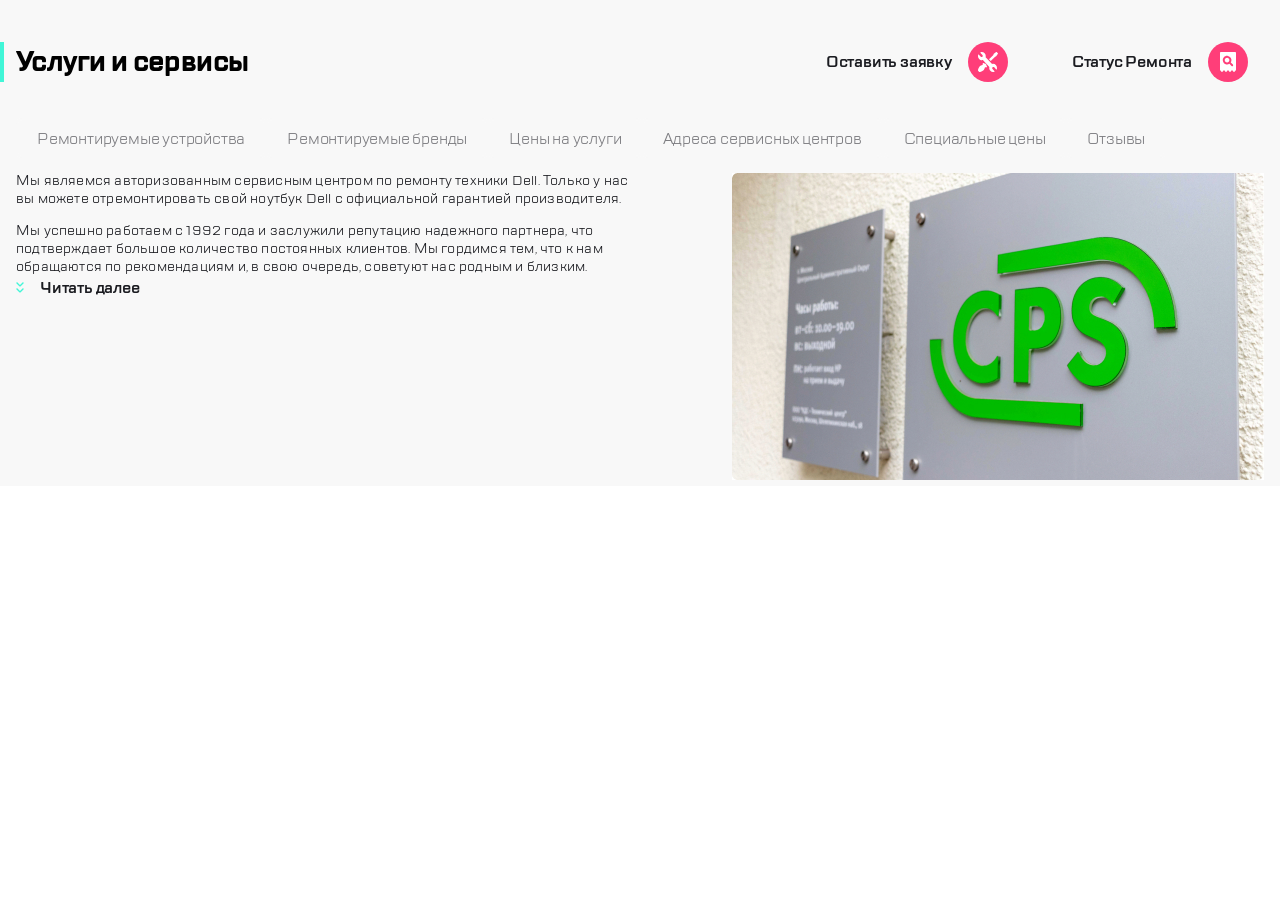
<file: index.html>
<!doctype HTML>
<html>
    <head>
        <title>Макет 1.3</title>
        <meta charset="utf-8">
        <meta name="viewport" content="width=device-width, initial-scale=1.0">
        <link rel="stylesheet" href="Fonts/TTLakes/stylesheet.css">
        <link rel="stylesheet" href="style.css">
    </head>
    <body>
        <header class="header header--mobile">
            <div class="header__block">
                <button class="button header__button">
                    <img src="images/burger.svg">
                </button>
                <a href="index.html" class="logo"><img src="images/Group.svg"></a>
            </div>
            <div class="header__block">
                    <button class="button header__button">
                        <img src="images/repair.svg">
                    </button>
                    <button class="button header__button">
                        <img src="images/checkstatus.svg">
                    </button>
            </div>
        </header>
        <header class="header header--laptop">
            <div class="header__block">
                <button class="button header__button">
                    <img src="images/burger.svg">
                </button>
                <a href="index.html" class="logo header__logo"><img src="images/Group.svg"></a>
            </div>
            <div class="header__block">
                <div class="header__block">
                    <button class="button header__button">
                        <img src="images/call.svg">
                    </button>
                    <button class="button header__button">
                        <img src="images/chat.svg">
                    </button>
                    <button class="button header__button">
                        <img src="images/profile.svg">
                    </button>
                </div>
                <div class="header__block">
                    <button class="button header__button">
                        <img src="images/repair.svg">
                    </button>
                    <button class="button header__button">
                        <img src="images/checkstatus.svg">
                    </button>
                </div>
            </div>    
        </header>
        <header  class="header header--desktop">
            <h1 class="title header__title">Услуги и сервисы</h1>
               <div class="buttons">
                   <label class="buttons__button">
                       <p class="buttons__label">Оставить заявку</p>
                       <button class="button header__button">
                           <img src="images/repair.svg">
                       </button>
                   </label>
                   <label class="buttons__button">
                       <p class="buttons__label">Статус Ремонта</p>
                       <button class="button header__button">
                           <img src="images/checkstatus.svg">
                       </button>
                   </label>
               </div>
        </header>
        <main class="main">
            <h1 class="title main__title">Услуги и сервисы</h1>
            <ul class="menu main__menu">
                <li class="menu__item">
                    <a href="index.html" class="menu__link">Ремонтируемые устройства</a>
                </li>
                <li class="menu__item">
                    <a href="index.html" class="menu__link">Ремонтируемые бренды</a>
                </li>
                <li class="menu__item">
                    <a href="index.html" class="menu__link">Цены на услуги</a>
                </li>
                <li class="menu__item">
                    <a href="index.html" class="menu__link">Адреса сервисных центров</a>
                </li>
                <li class="menu__item">
                    <a href="index.html" class="menu__link">Специальные цены</a>
                </li>
                <li class="menu__item">
                    <a href="index.html" class="menu__link">Отзывы</a>
                </li>
            </ul>
            <section class="main__description">
                <div class="main__text">
                    <p class="main__text--mobile">Мы являемся авторизованным сервисным центром по ремонту техники Dell. Только у нас вы можете отремонтировать свой ноутбук Dell с официальной гарантией производителя.</p>
                    <p class="main__text--laptop">Мы успешно работаем с 1992 года и заслужили репутацию надежного партнера</p>
                    <p class="main__text--desktop">Мы успешно работаем с 1992 года и заслужили репутацию надежного партнера, что подтверждает большое количество постоянных клиентов. Мы гордимся тем, что к нам обращаются по рекомендациям и, в свою очередь, советуют нас родным и близким.</p>
                    <a class="read-more main__read-more">Читать далее</a>
                </div>
                <div class="main__image-container"><img class="main__img" src="images/MG_3223.jpg"></div>
            </section>
        </main>
    </body>
</html>
</file>
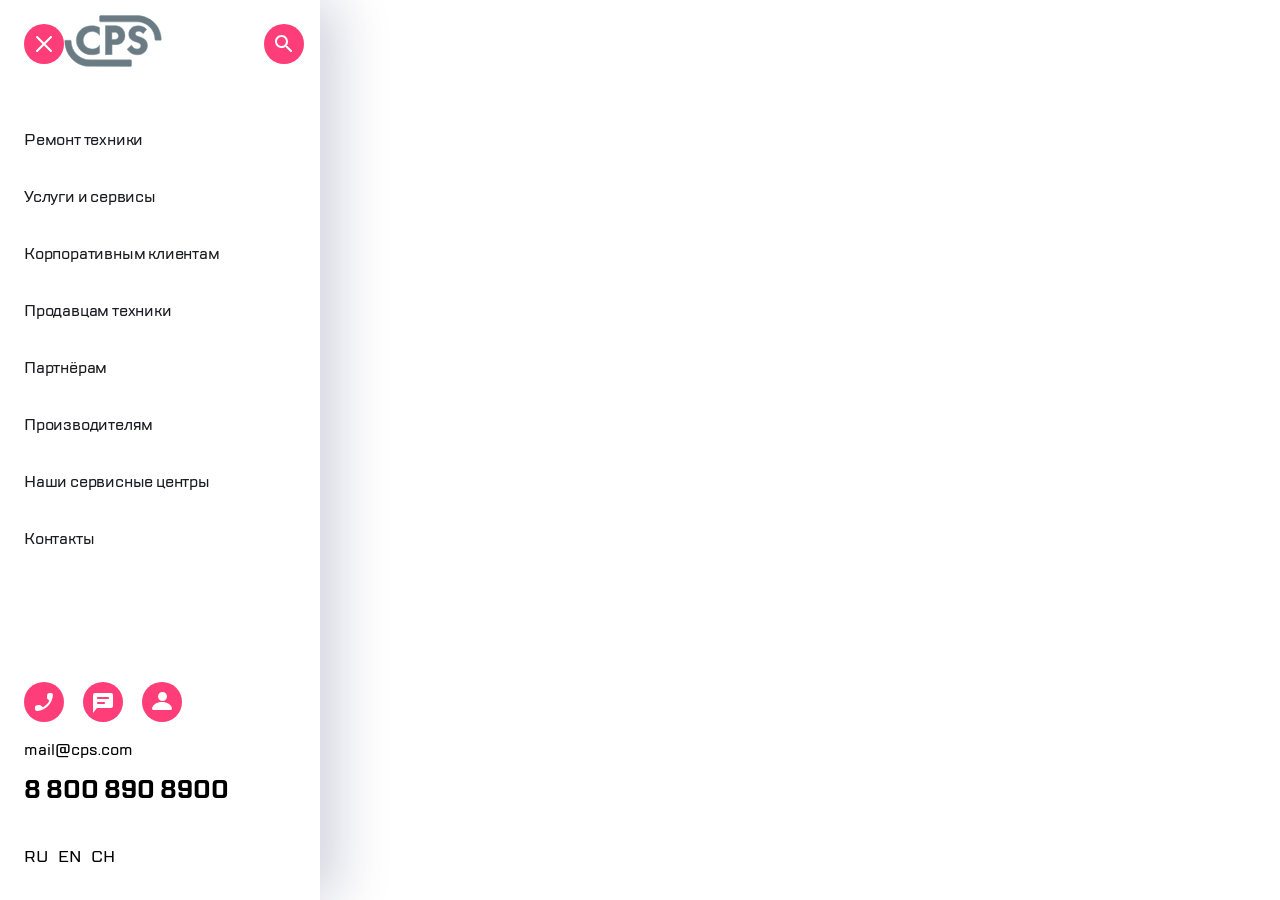
<file: menu/index.html>
<!doctype HTML>
<html>
    <head>
        <title>Макет 1.4</title>
        <meta charset="utf-8">
        <link rel="stylesheet" href="../Fonts/TTLakes/stylesheet.css">
        <link rel="stylesheet" href="../style.css">
        <link rel="stylesheet" href="menu.css">
    </head>
    <body>
        <header class="header">
            <div class="header__block">
                <button class="button header__button">
                    <img src="images/close.svg">
                </button>
                <a href="index.html" class="logo"><img src="images/Group.svg"></a>
            </div>
            <div class="header__block">
                <button class="button header__button">
                    <img src="images/search.svg">
                </button>
            </div>
        </header>
        <main class="main">
            <ul class="main__list">
            <li class="main__item">
                <a class="title main__link">Ремонт техники</a>
            </li>
            <li class="main__item">
                <a class="title main__link">Услуги и сервисы</a>
            </li>
            <li class="main__item">
                <a class="title main__link">Корпоративным клиентам</a>
            </li>
            <li class="main__item">
                <a class="title main__link">Продавцам техники</a>
            </li>
            <li class="main__item">
                <a class="title main__link">Партнёрам</a>
            </li>
            <li class="main__item">
                <a class="title main__link">Производителям</a>
            </li>
            <li class="main__item">
                <a class="title main__link">Наши сервисные центры</a>
            </li>
            <li class="main__item">
                <a class="title main__link">Контакты</a>
            </li>
        </ul>
        </main>
        <footer class="footer">
            <div class="buttons footer__block">
                <button class="button footer__button">
                    <img src="images/call.svg">
                </button>
                <button class="button footer__button">
                    <img src="images/chat.svg">
                </button>
                <button class="button footer__button">
                    <img src="images/profile.svg">
                </button>
            </div>
            <div class="email footer__block">
                <a class="footer__email">mail@cps.com</a>
            </div>
            <div class="number footer__block">
                <p class="footer__number">8 800 890 8900</p>
            </div>
            <div class="langs footer__block">
                <a class="footer__lang ru">RU</a>
                <a class="footer__lang en">EN</a>
                <a class="footer__lang ch">CH</a>
            </div>
        </footer> 
    </body>
</html>
</file>
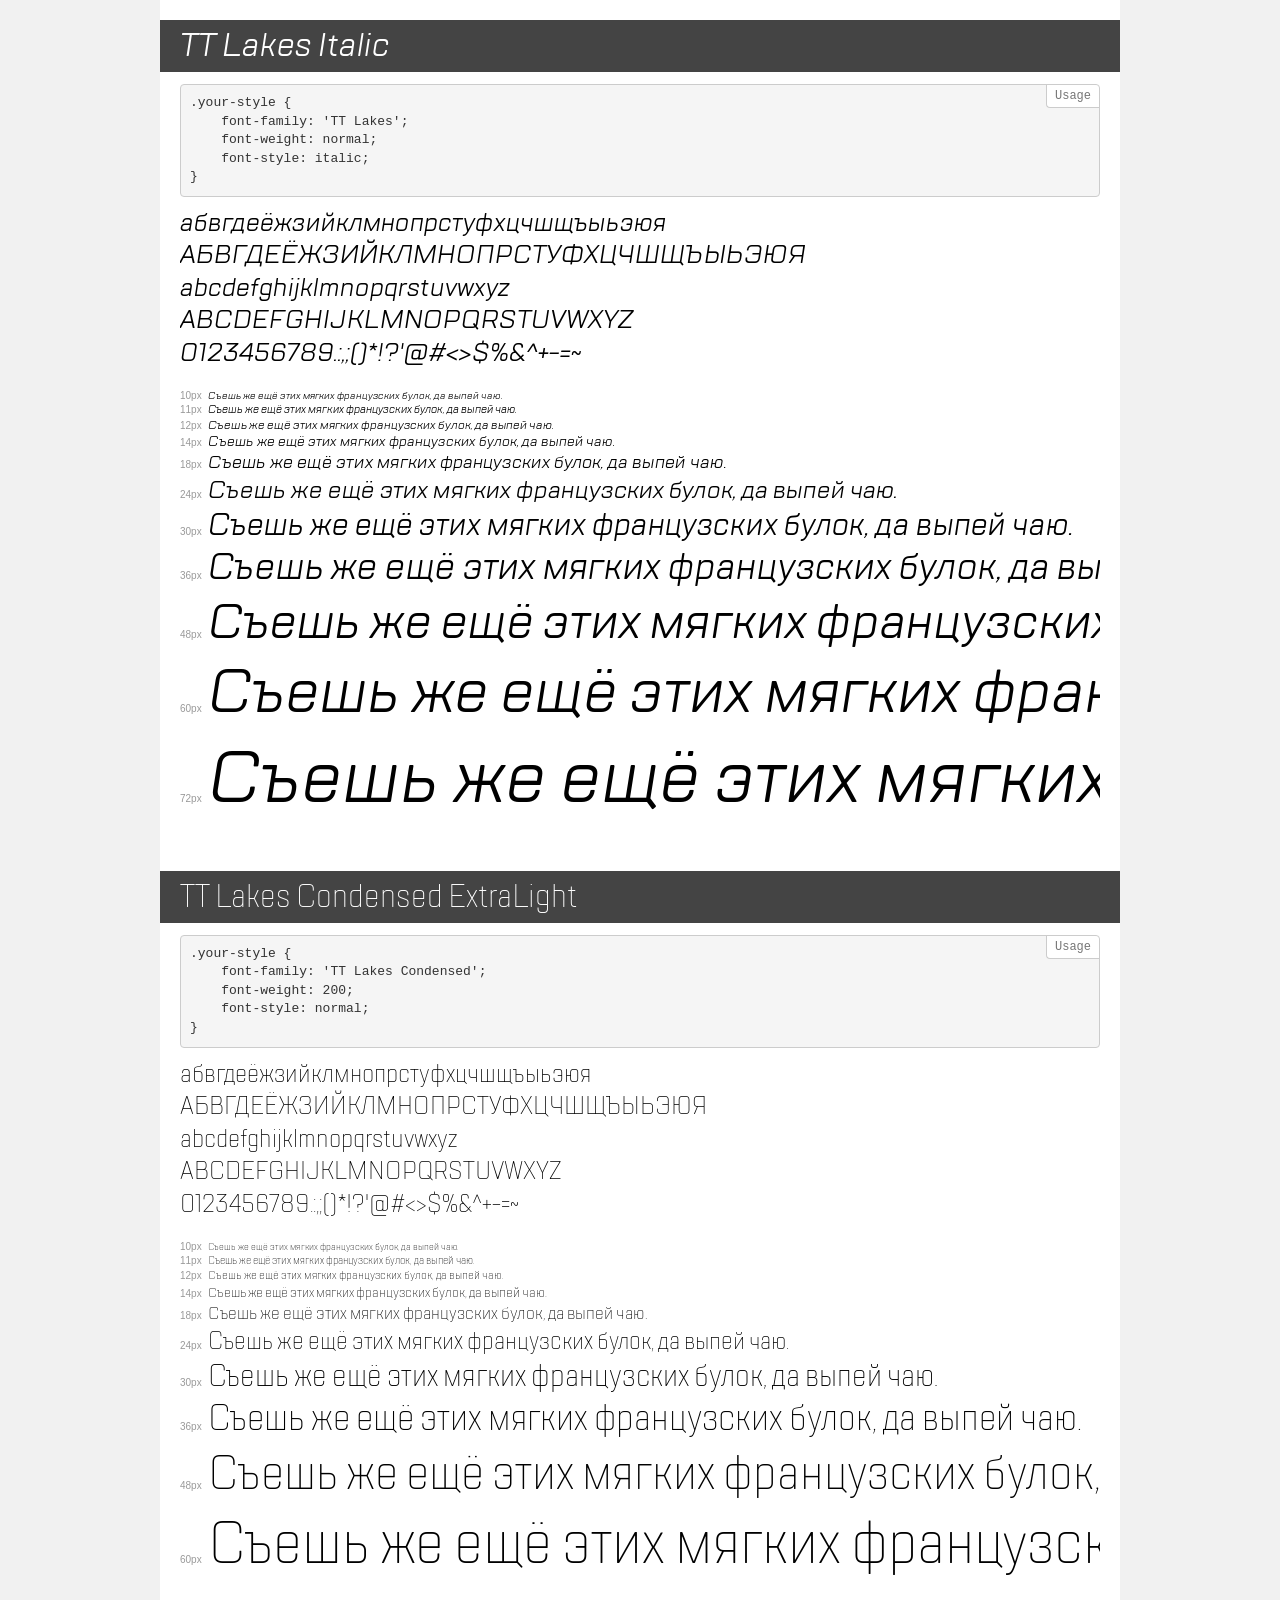
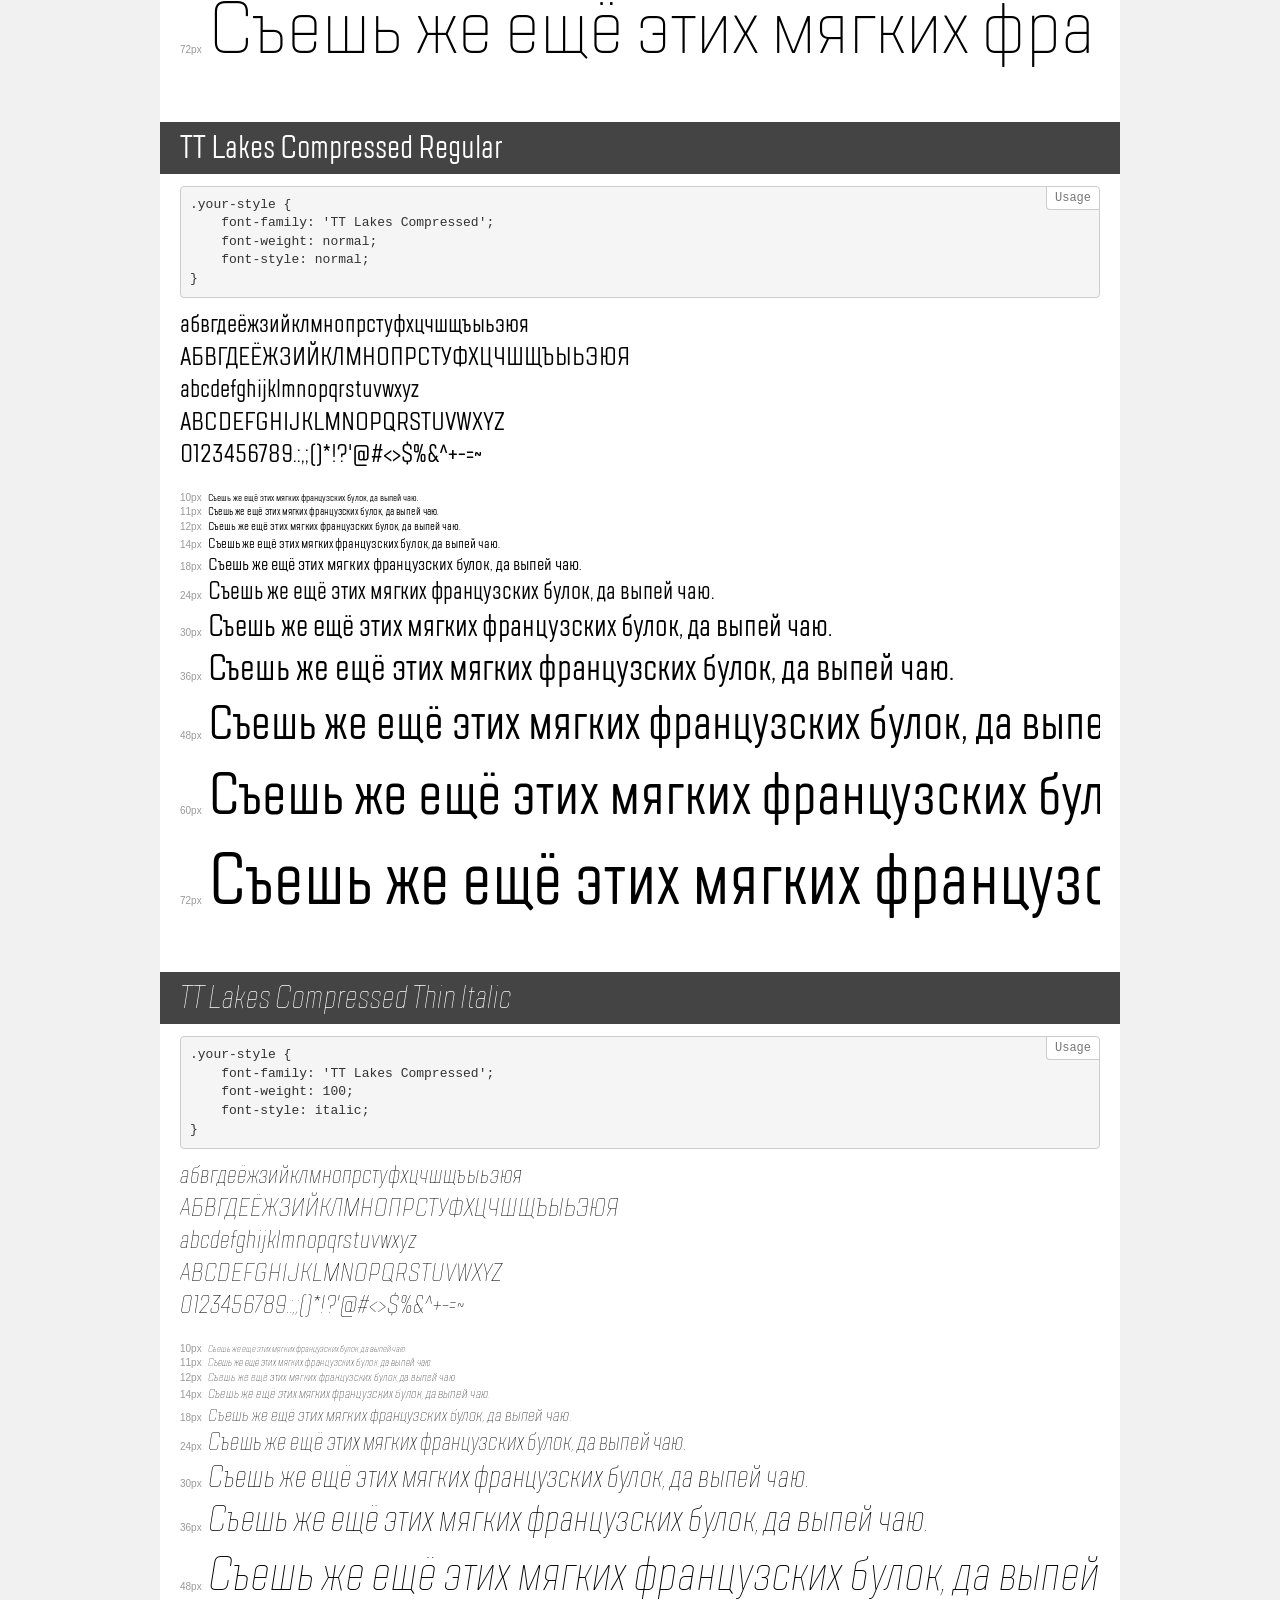
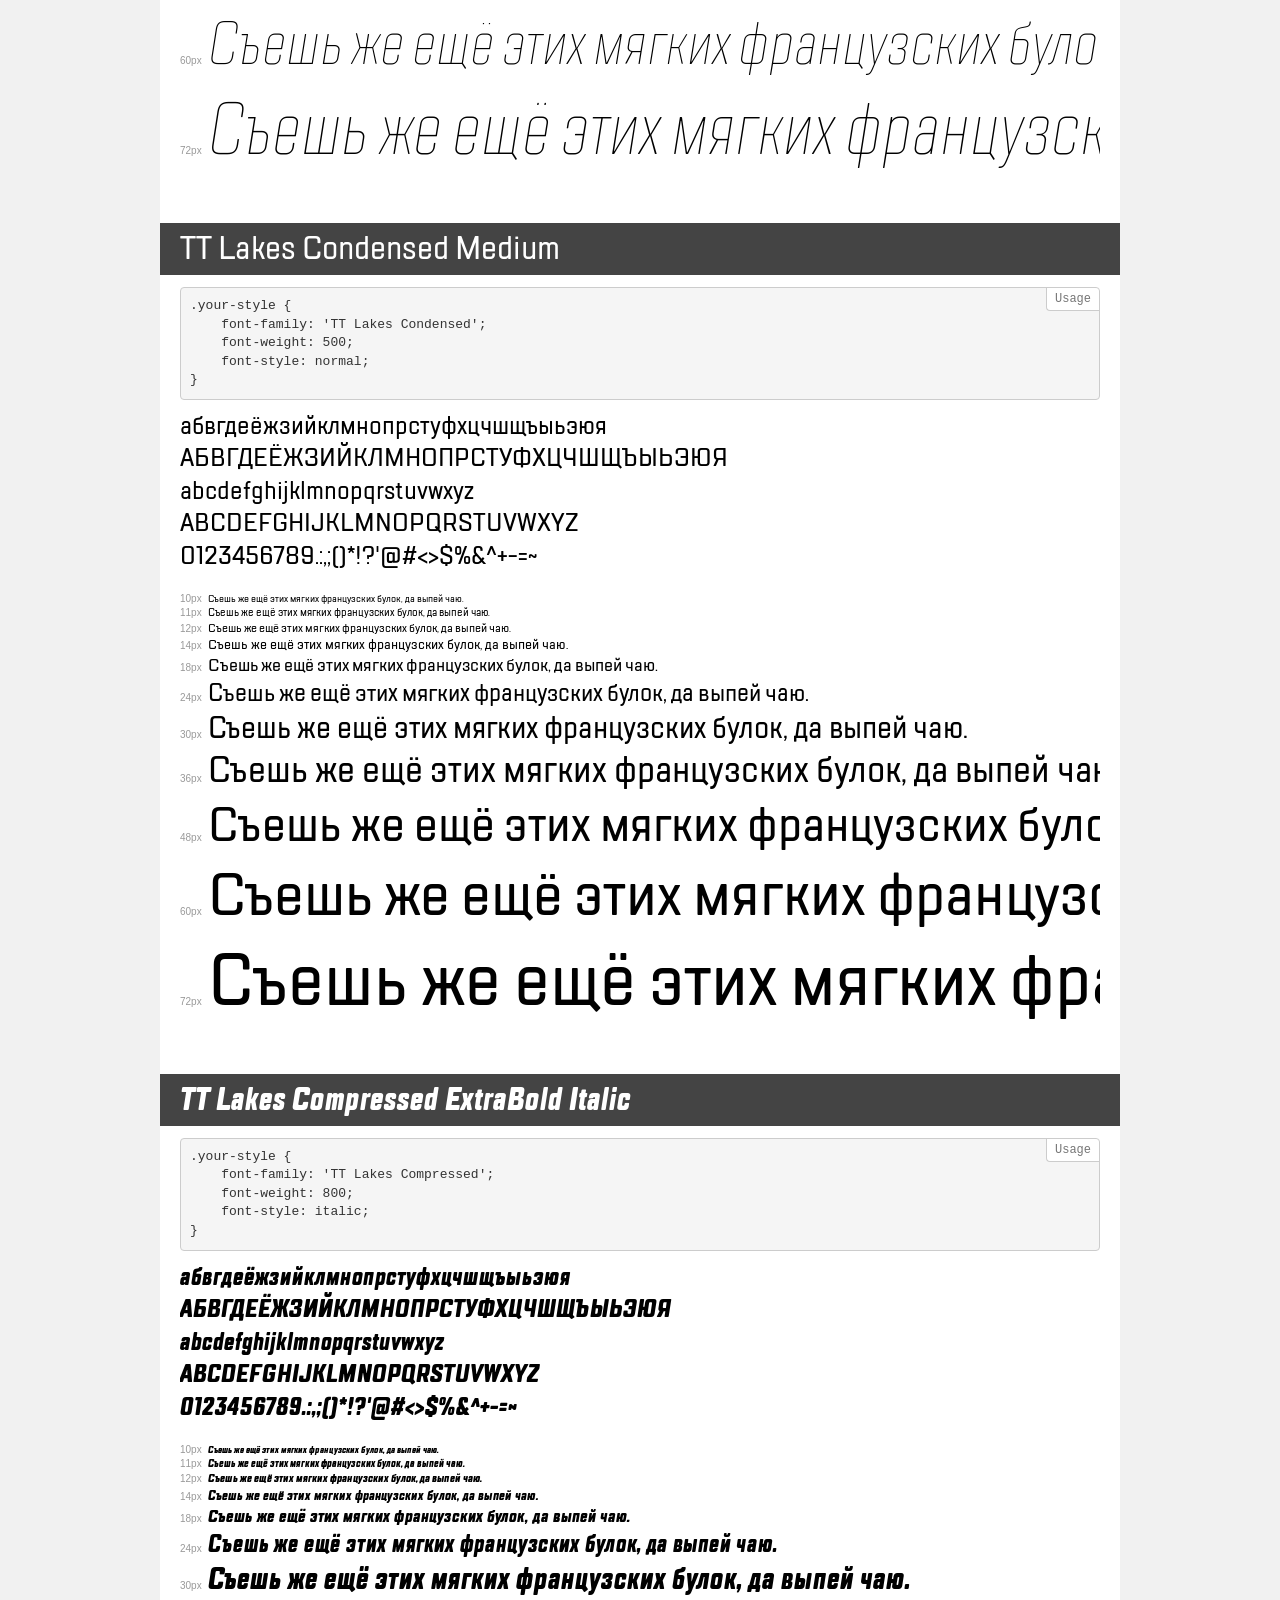
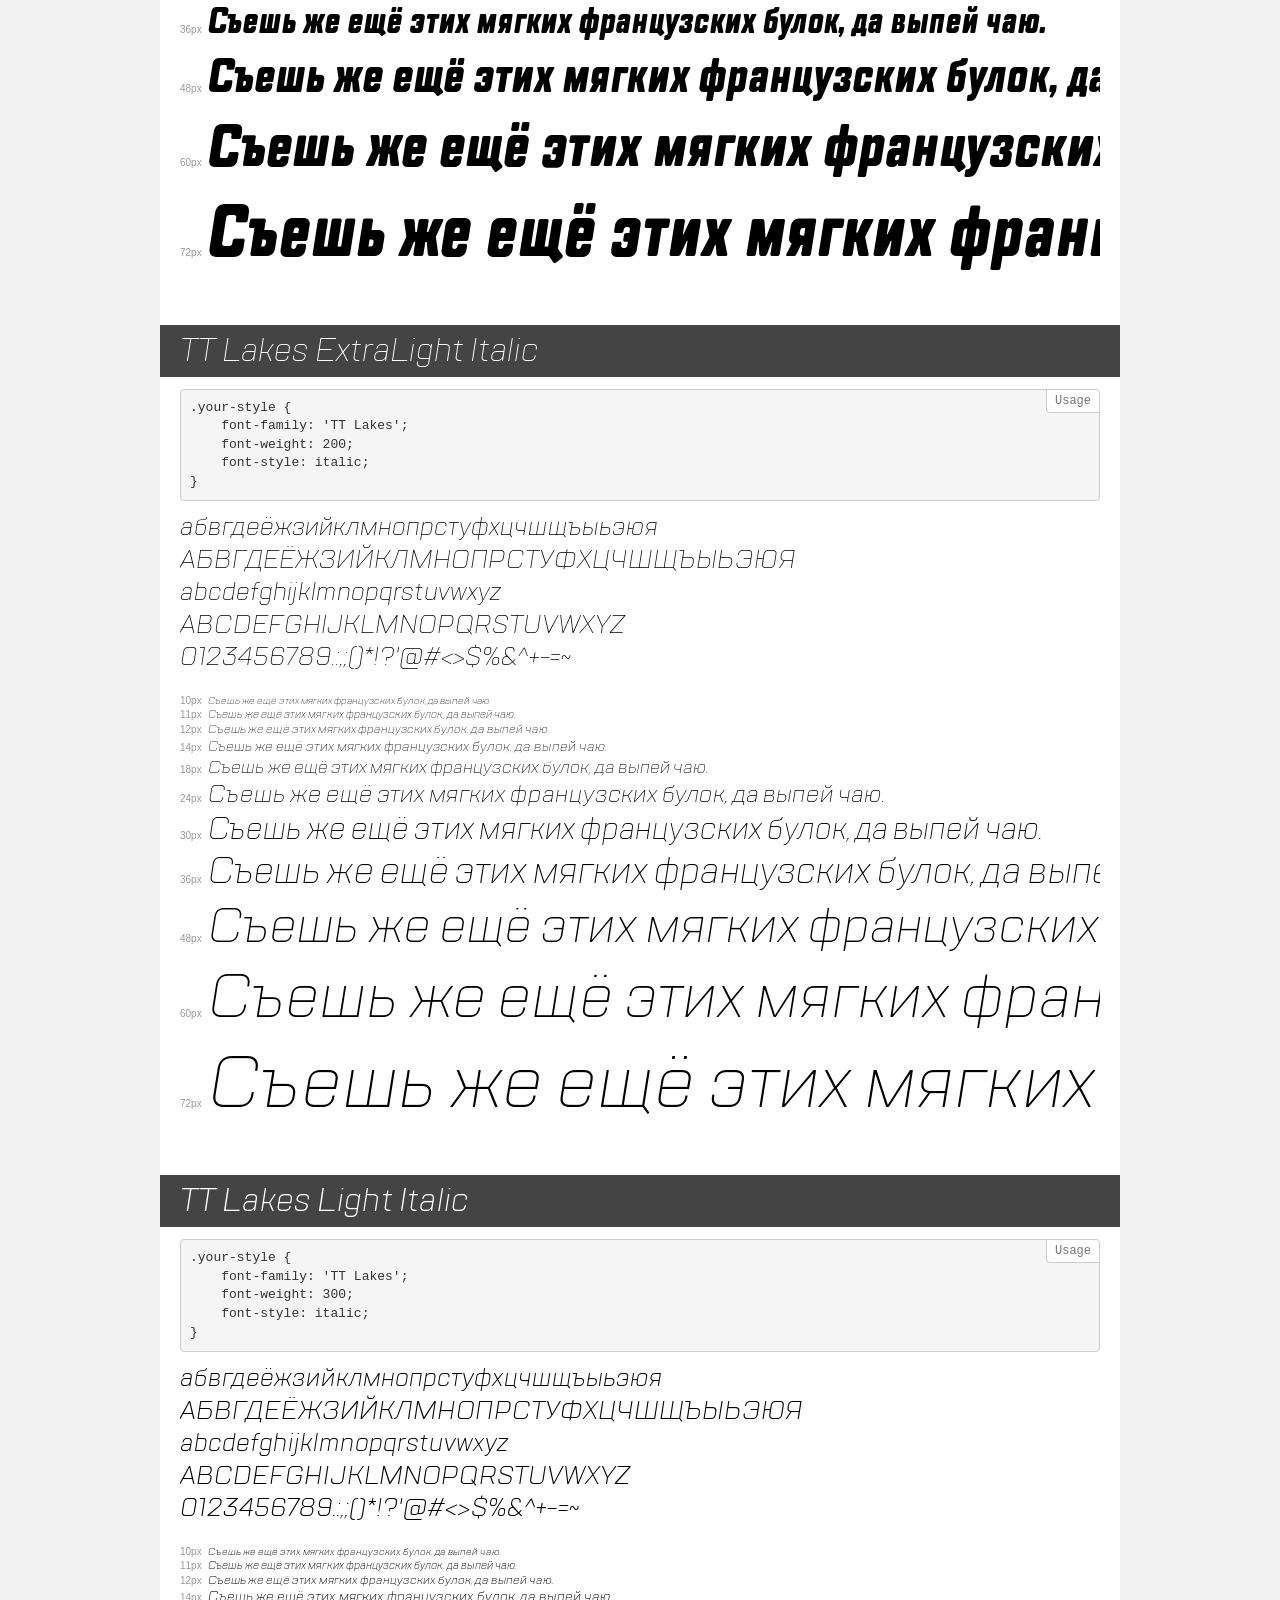
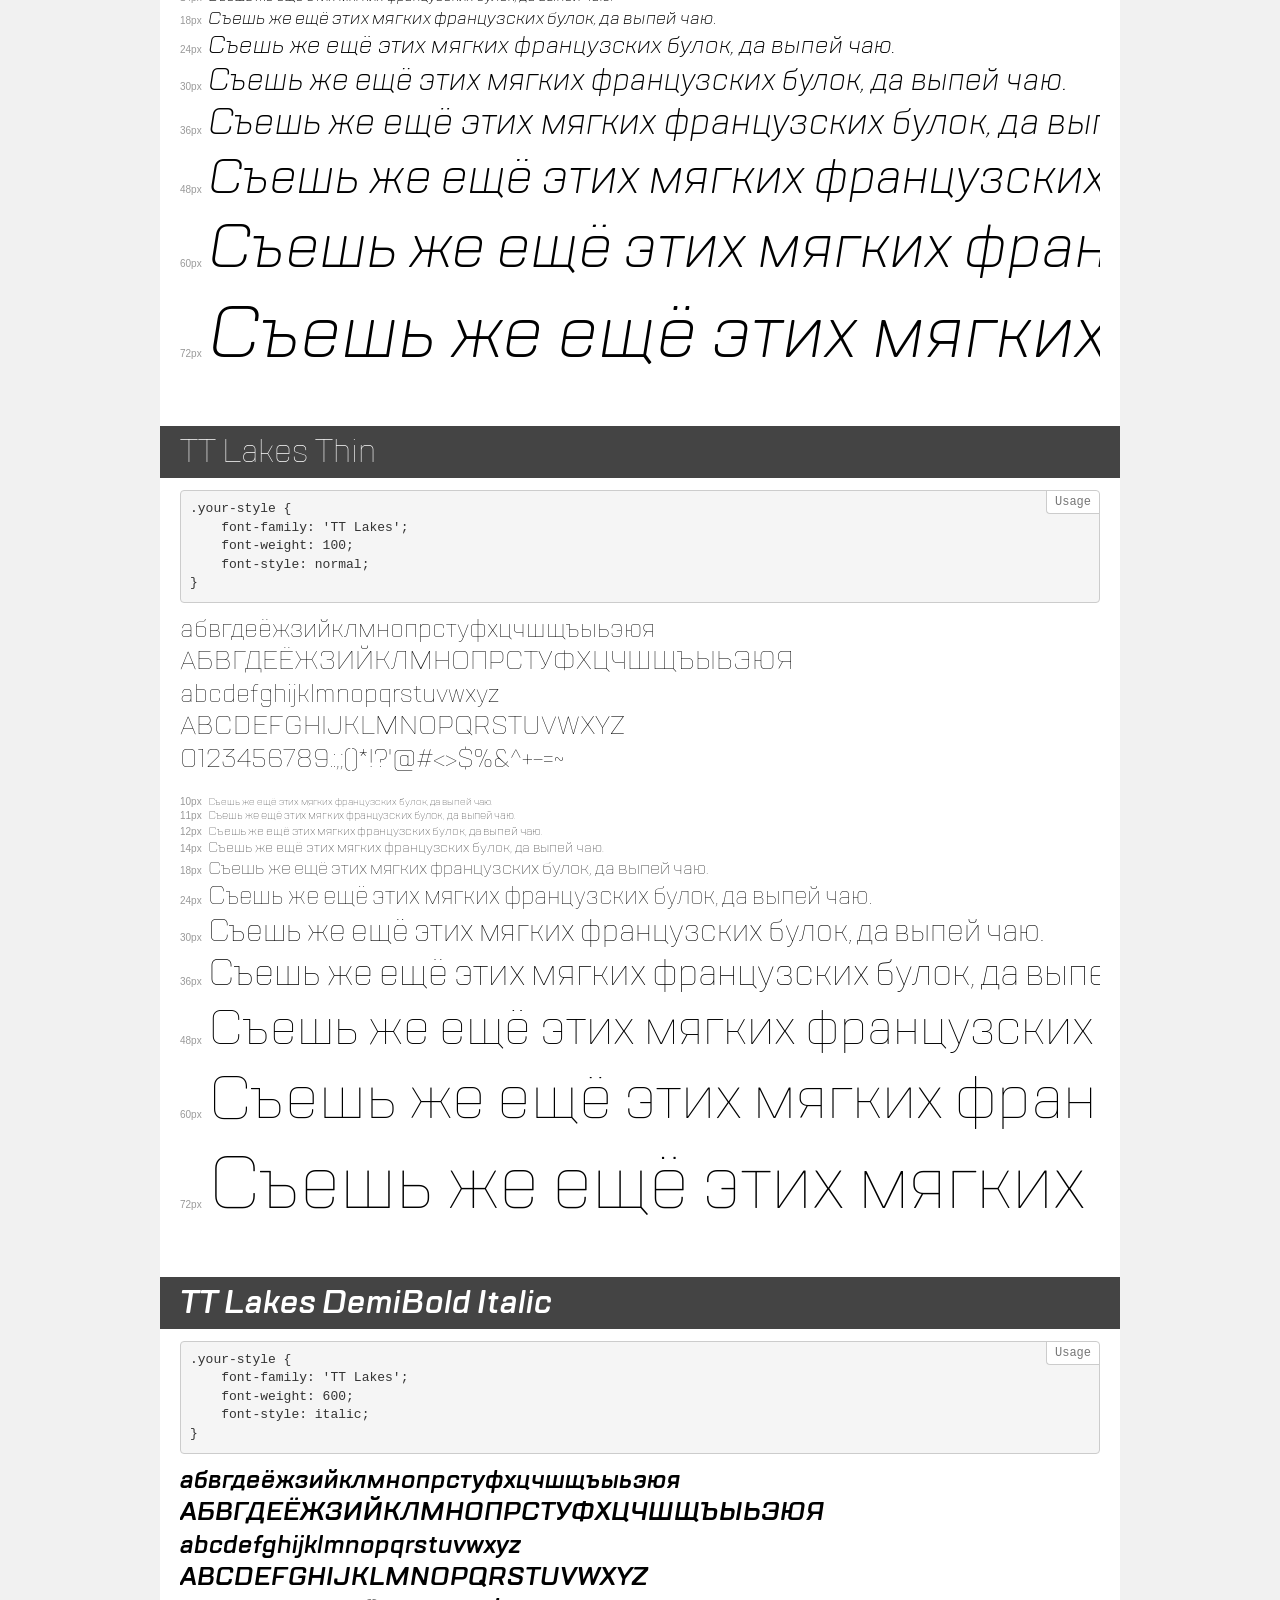
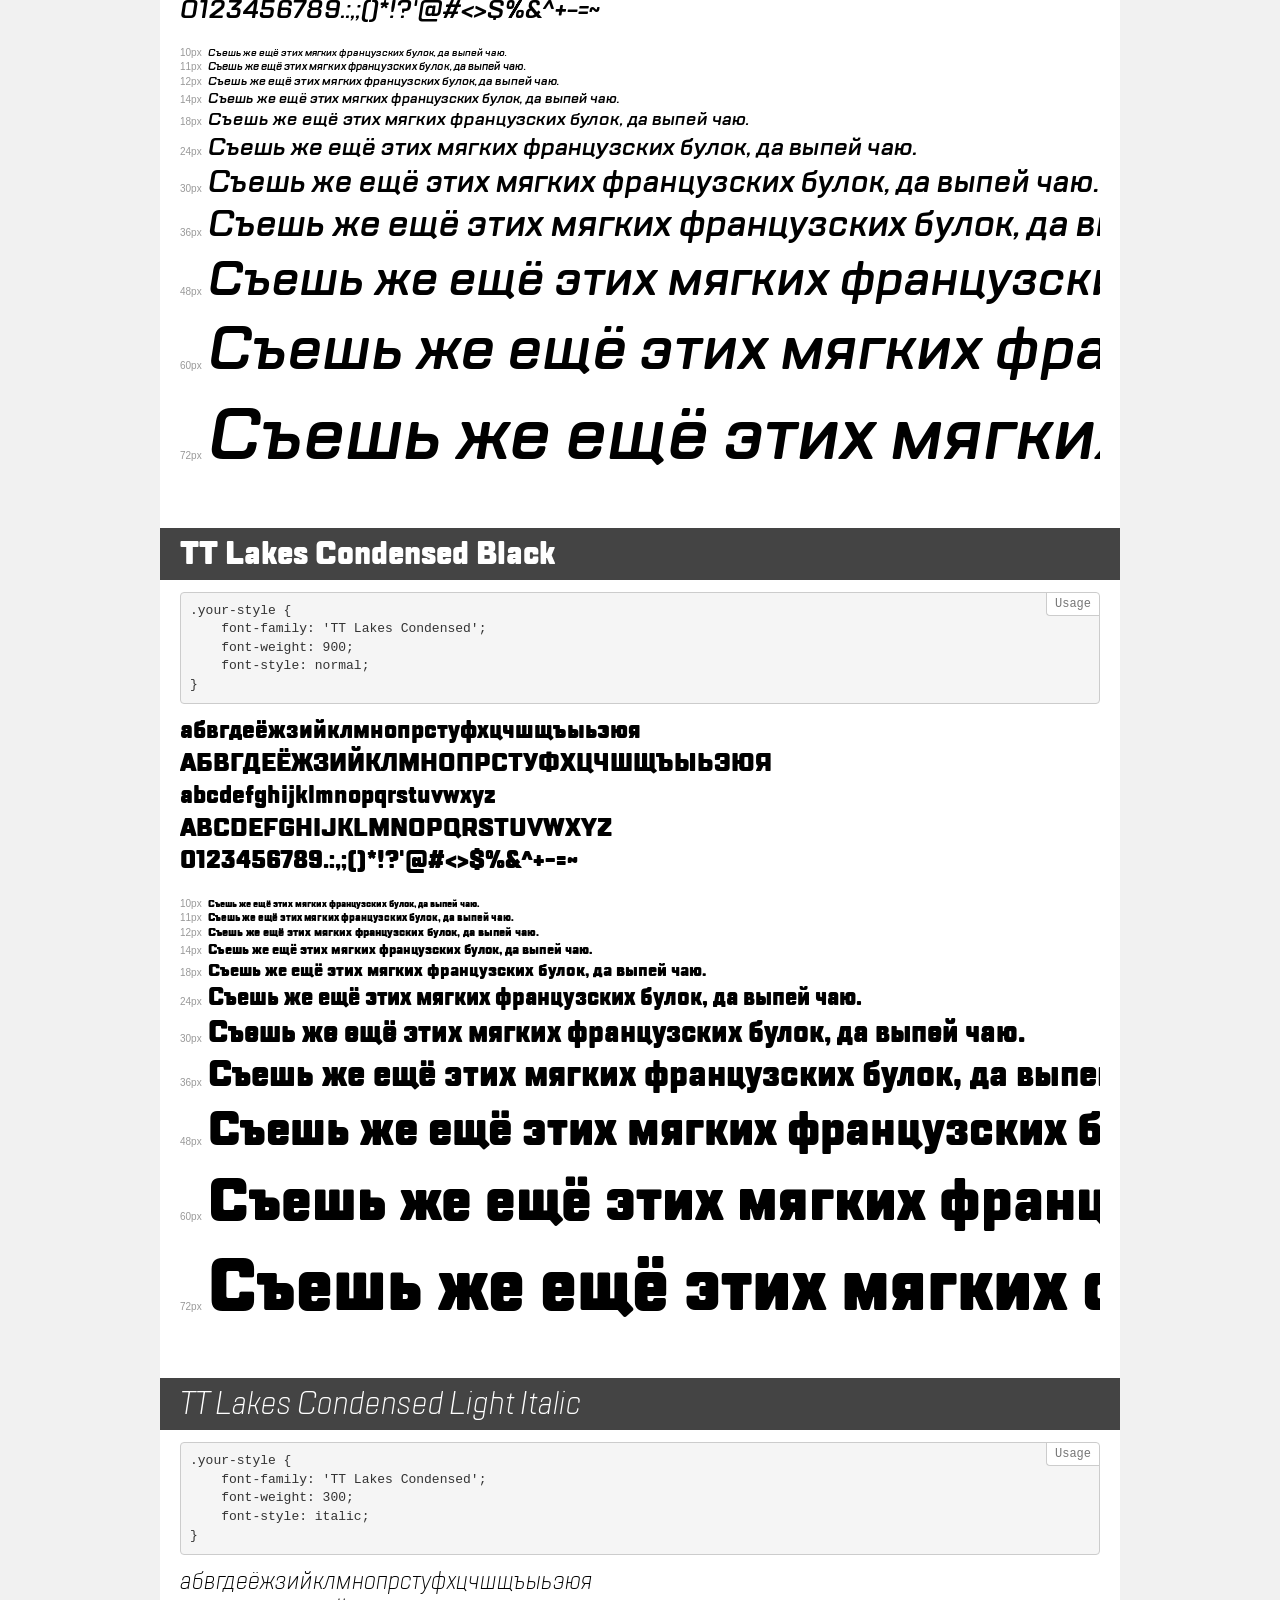
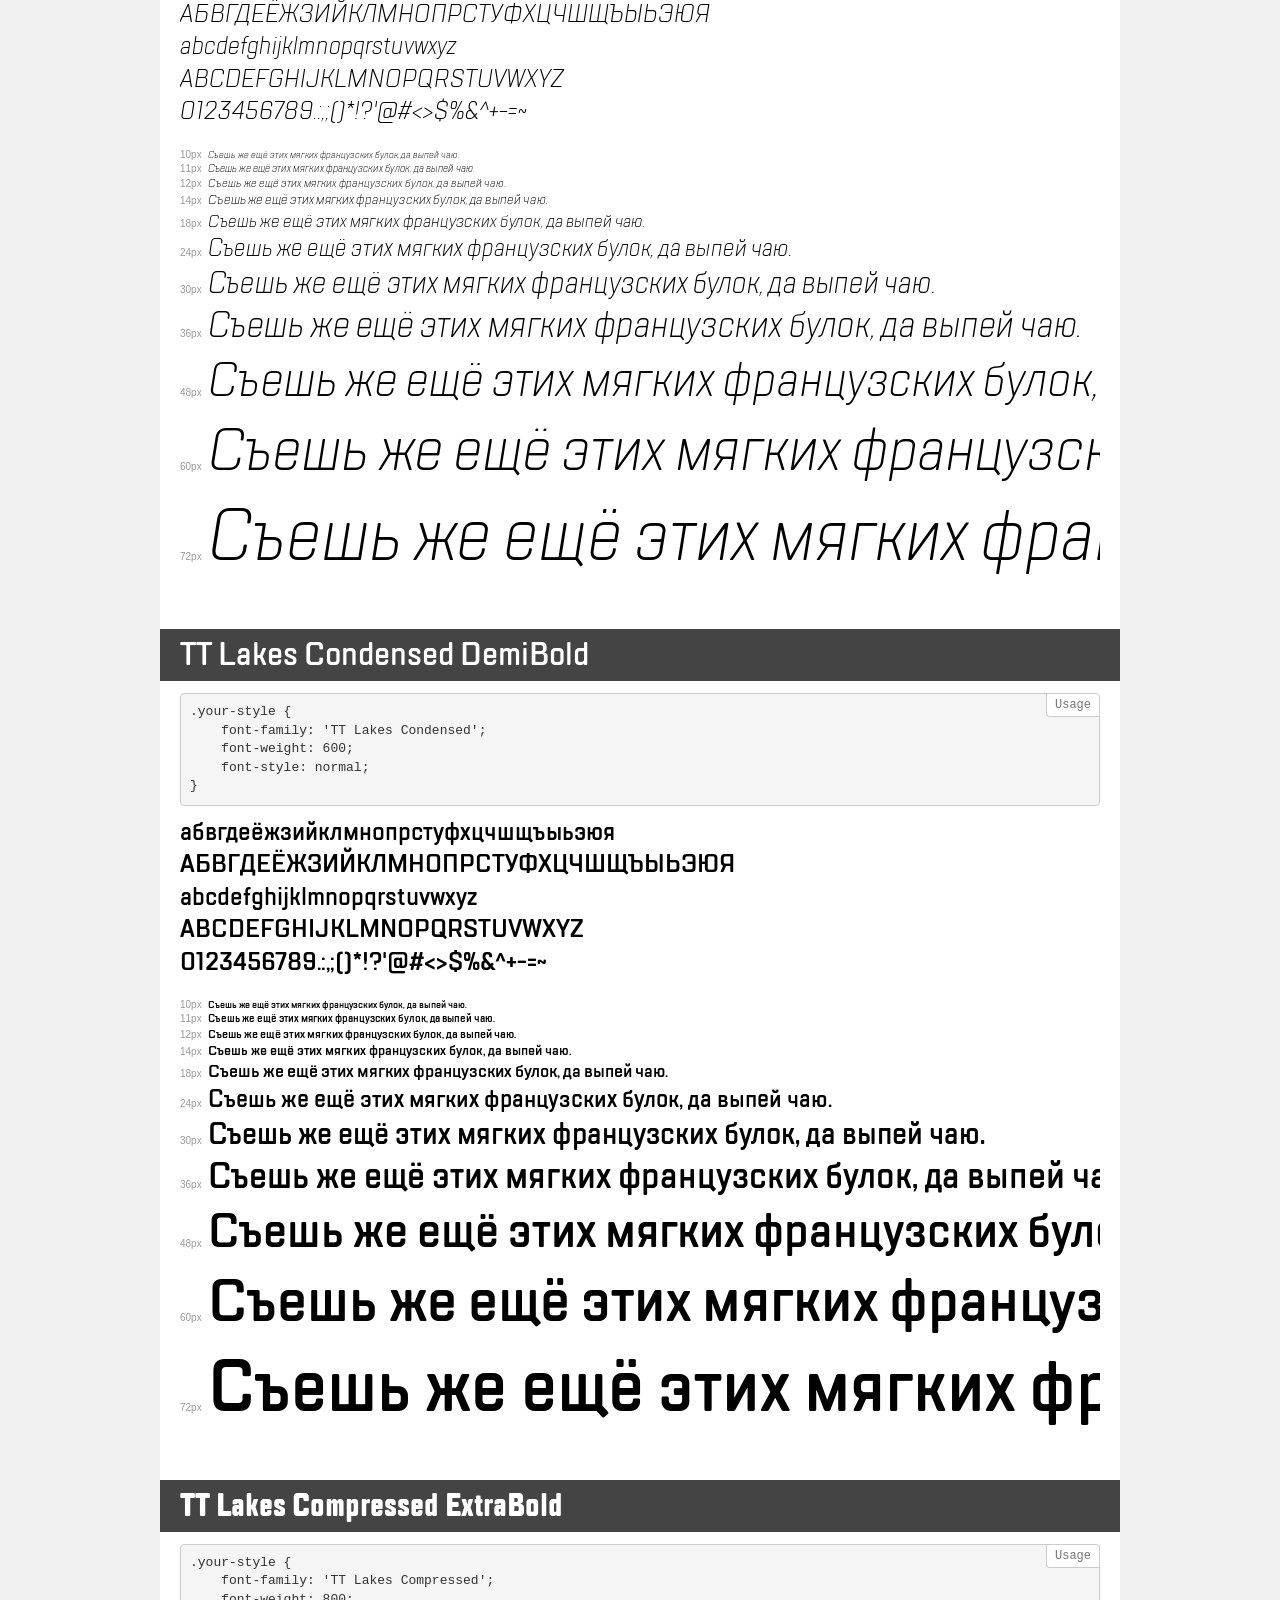
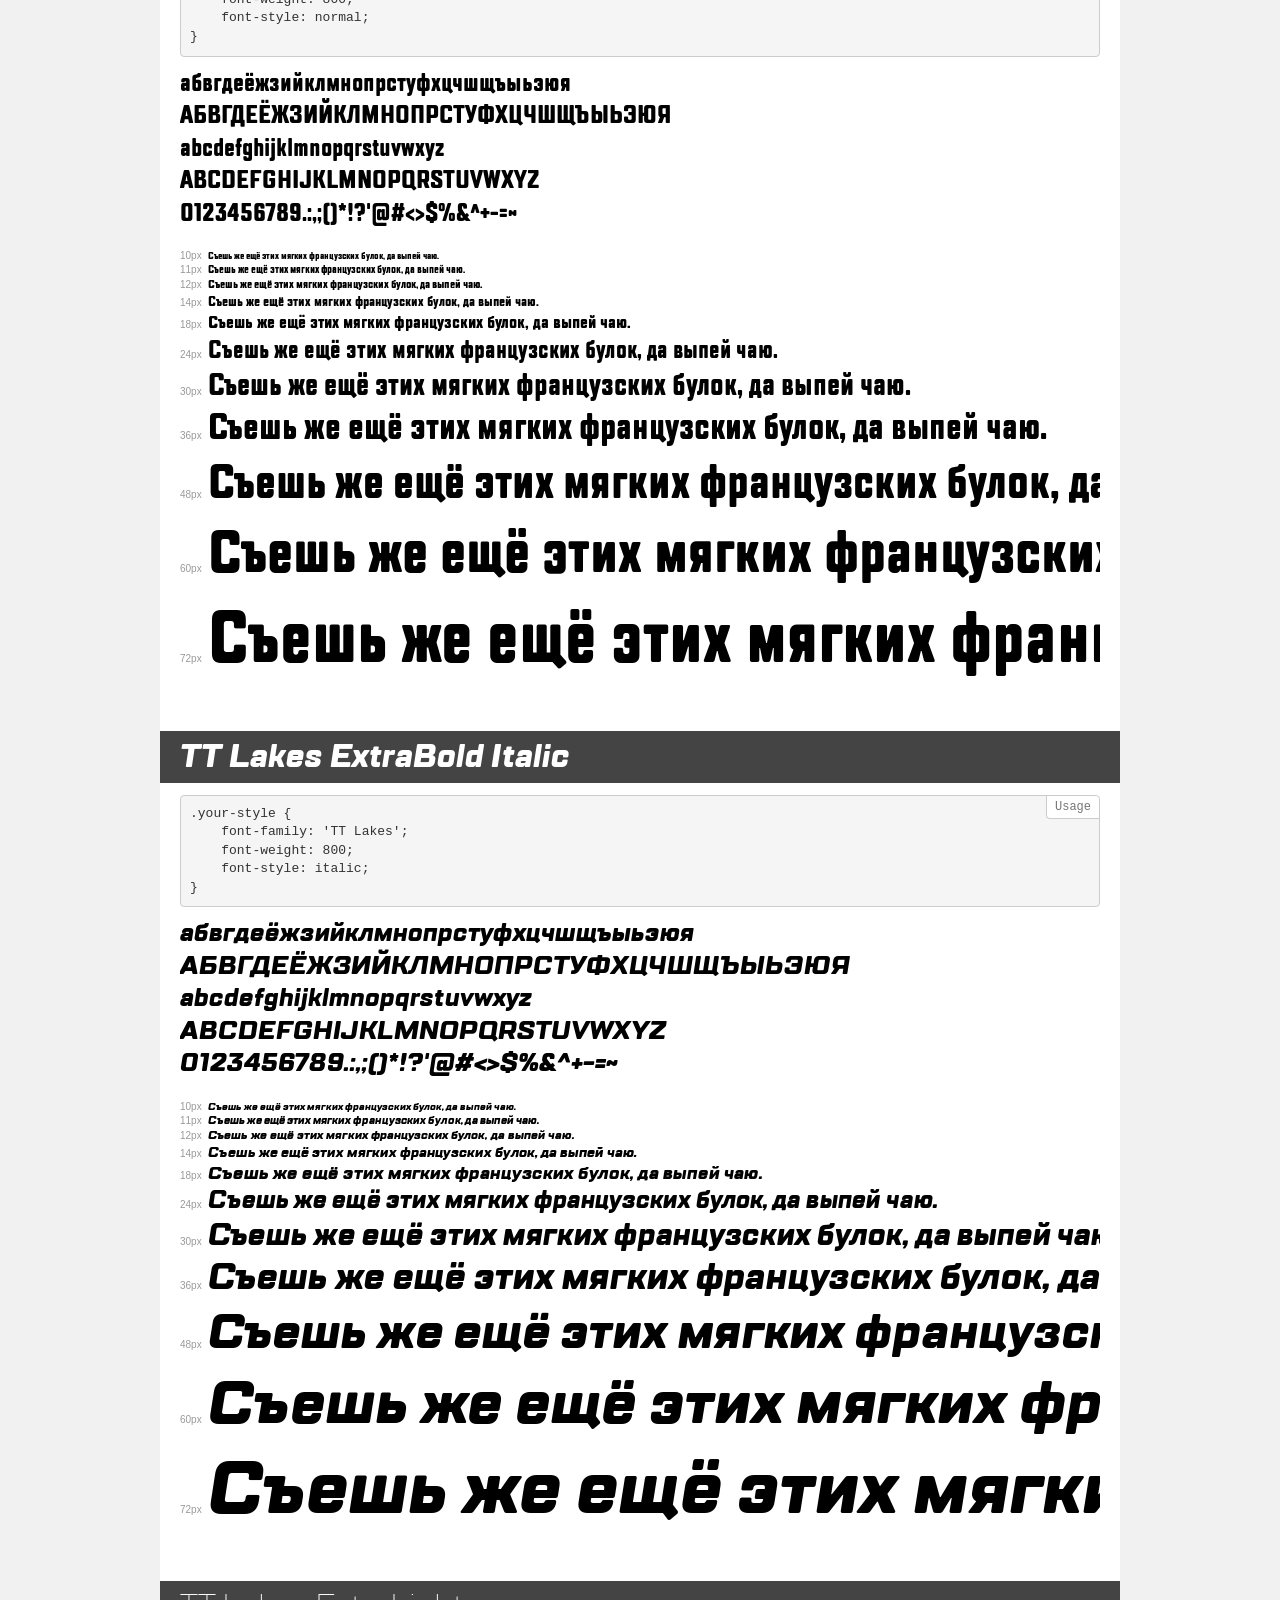
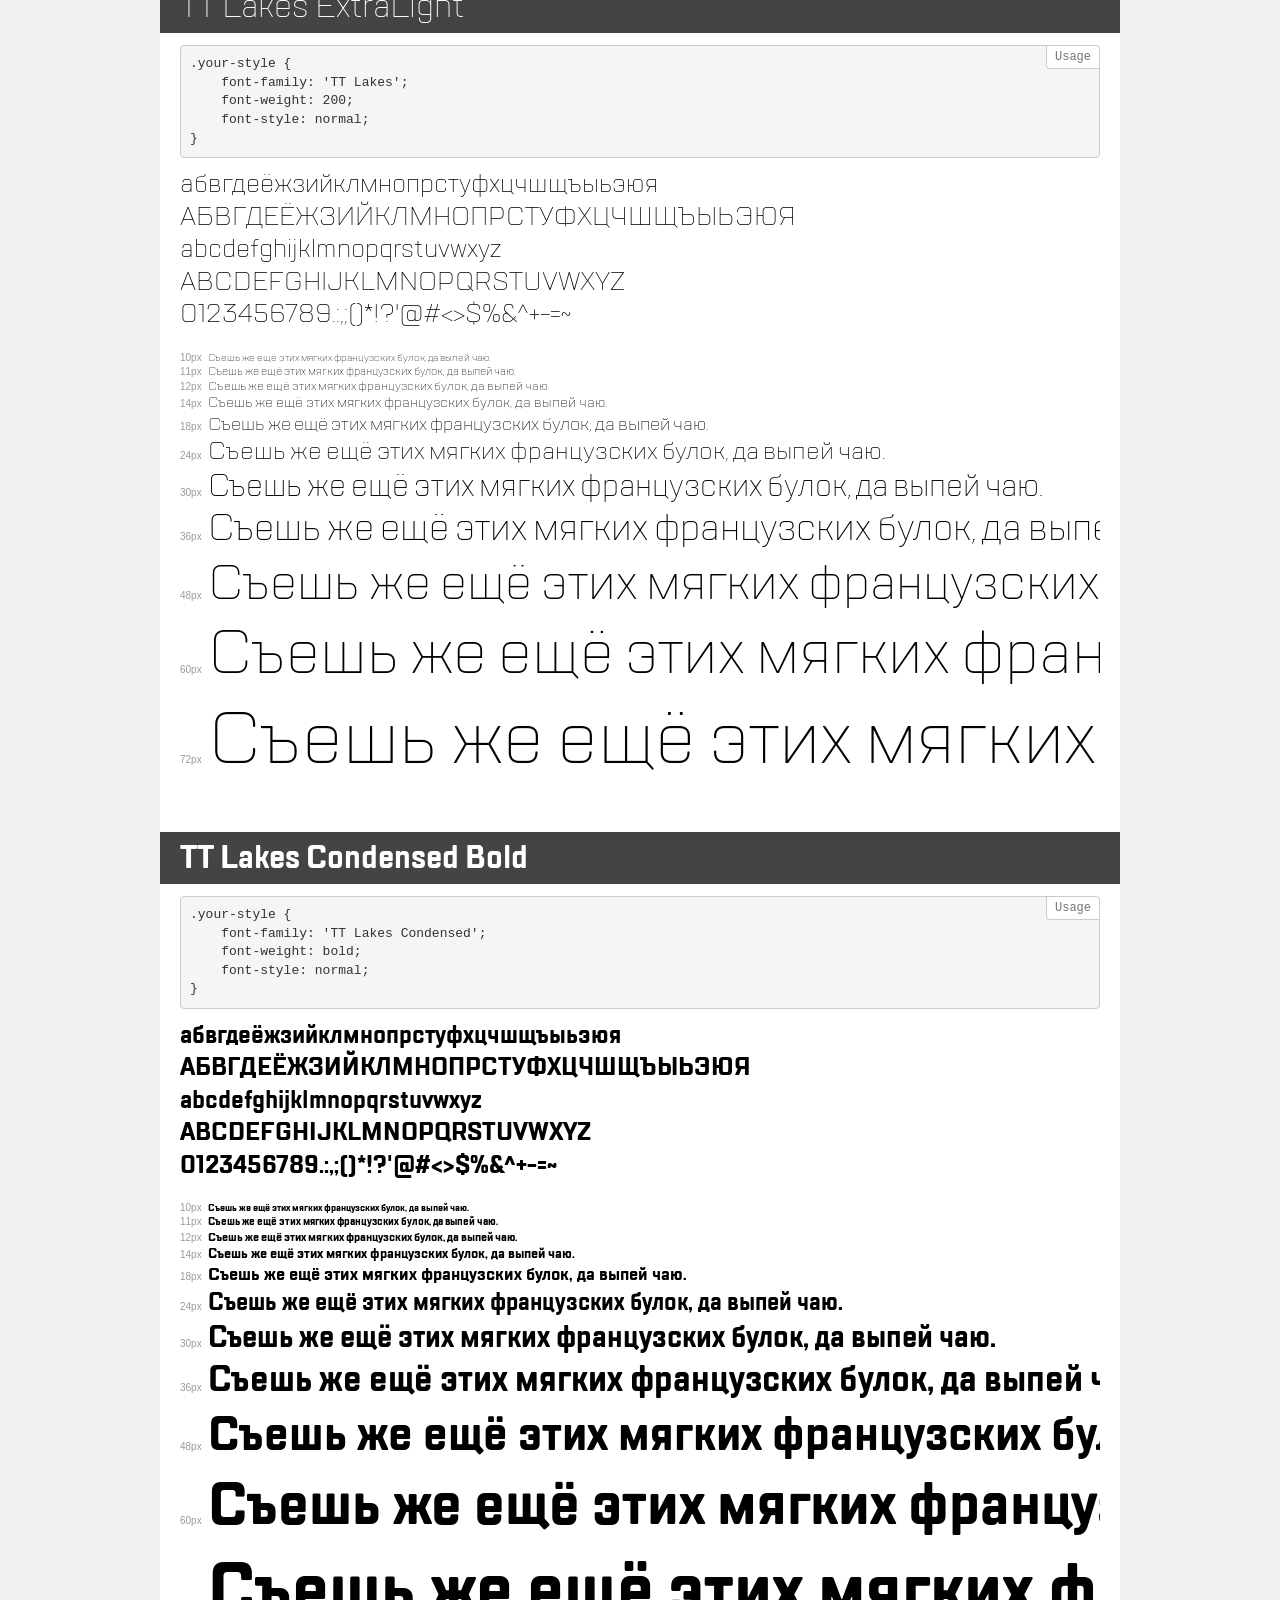
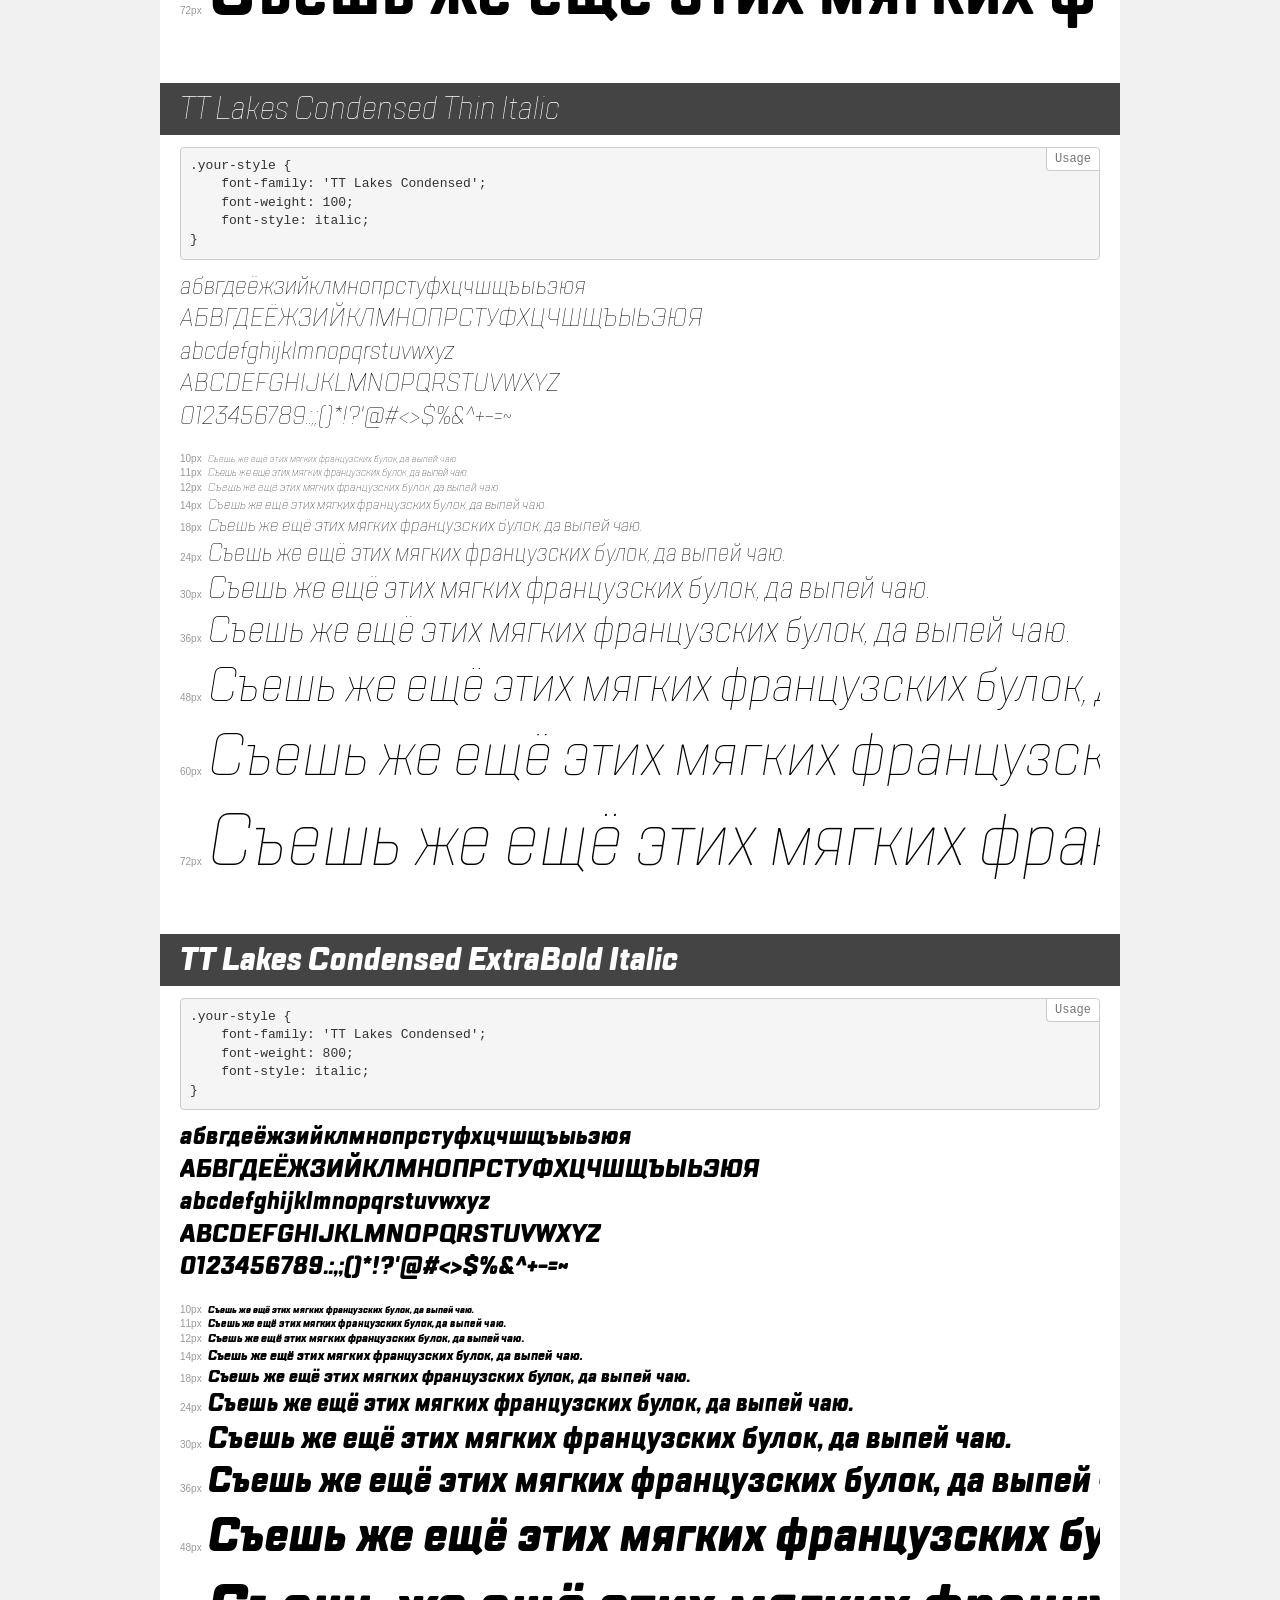
<file: Fonts/TTLakes/demo.html>
<!DOCTYPE html>
<html>
<head>
    <meta charset="utf-8">
    <meta http-equiv="X-UA-Compatible" content="IE=edge">
    <meta name="viewport" content="width=device-width, initial-scale=1">
    <meta name="robots" content="noindex, noarchive">
    <meta name="format-detection" content="telephone=no">
    <title>Transfonter demo</title>
    <link href="stylesheet.css" rel="stylesheet">
    <style>
        /*
        http://meyerweb.com/eric/tools/css/reset/
        v2.0 | 20110126
        License: none (public domain)
        */
        html, body, div, span, applet, object, iframe,
        h1, h2, h3, h4, h5, h6, p, blockquote, pre,
        a, abbr, acronym, address, big, cite, code,
        del, dfn, em, img, ins, kbd, q, s, samp,
        small, strike, strong, sub, sup, tt, var,
        b, u, i, center,
        dl, dt, dd, ol, ul, li,
        fieldset, form, label, legend,
        table, caption, tbody, tfoot, thead, tr, th, td,
        article, aside, canvas, details, embed,
        figure, figcaption, footer, header, hgroup,
        menu, nav, output, ruby, section, summary,
        time, mark, audio, video {
            margin: 0;
            padding: 0;
            border: 0;
            font-size: 100%;
            font: inherit;
            vertical-align: baseline;
        }
        /* HTML5 display-role reset for older browsers */
        article, aside, details, figcaption, figure,
        footer, header, hgroup, menu, nav, section {
            display: block;
        }
        body {
            line-height: 1;
        }
        ol, ul {
            list-style: none;
        }
        blockquote, q {
            quotes: none;
        }
        blockquote:before, blockquote:after,
        q:before, q:after {
            content: '';
            content: none;
        }
        table {
            border-collapse: collapse;
            border-spacing: 0;
        }
        /* common styles */
        body {
            background: #f1f1f1;
            color: #000;
        }
        .page {
            background: #fff;
            width: 920px;
            margin: 0 auto;
            padding: 20px 20px 0 20px;
            overflow: hidden;
        }
        .font-container {
            overflow-x: auto;
            overflow-y: hidden;
            margin-bottom: 40px;
            line-height: 1.3;
            white-space: nowrap;
            padding-bottom: 5px;
        }
        h1 {
            position: relative;
            background: #444;
            font-size: 32px;
            color: #fff;
            padding: 10px 20px;
            margin: 0 -20px 12px -20px;
        }
        .letters {
            font-size: 25px;
            margin-bottom: 20px;
        }
        .s10:before {
            content: '10px';
        }
        .s11:before {
            content: '11px';
        }
        .s12:before {
            content: '12px';
        }
        .s14:before {
            content: '14px';
        }
        .s18:before {
            content: '18px';
        }
        .s24:before {
            content: '24px';
        }
        .s30:before {
            content: '30px';
        }
        .s36:before {
            content: '36px';
        }
        .s48:before {
            content: '48px';
        }
        .s60:before {
            content: '60px';
        }
        .s72:before {
            content: '72px';
        }
        .s10:before, .s11:before, .s12:before, .s14:before,
        .s18:before, .s24:before, .s30:before, .s36:before,
        .s48:before, .s60:before, .s72:before {
            font-family: Arial, sans-serif;
            font-size: 10px;
            font-weight: normal;
            font-style: normal;
            color: #999;
            padding-right: 6px;
        }
        pre {
            display: block;
            position: relative;
            padding: 9px;
            margin: 0 0 10px;
            font-family: Monaco, Menlo, Consolas, "Courier New", monospace !important;
            font-size: 13px;
            line-height: 1.428571429;
            color: #333;
            font-weight: normal !important;
            font-style: normal !important;
            background-color: #f5f5f5;
            border: 1px solid #ccc;
            overflow-x: auto;
            border-radius: 4px;
        }
        pre:after {
            display: block;
            position: absolute;
            right: 0;
            top: 0;
            content: 'Usage';
            line-height: 1;
            padding: 5px 8px;
            font-size: 12px;
            color: #767676;
            background-color: #fff;
            border: 1px solid #ccc;
            border-right: none;
            border-top: none;
            border-radius: 0 4px 0 4px;
            z-index: 10;
        }
        /* responsive */
        @media (max-width: 959px) {
            .page {
                width: auto;
                margin: 0;
            }
        }
    </style>
</head>
<body>
<div class="page">
    <div class="demo" style="font-family: 'TT Lakes'; font-weight: normal; font-style: italic;">
        <h1>TT Lakes Italic</h1>
        <pre>.your-style {
    font-family: 'TT Lakes';
    font-weight: normal;
    font-style: italic;
}</pre>
        <div class="font-container">
            <p class="letters">
                абвгдеёжзийклмнопрстуфхцчшщъыьэюя<br>
АБВГДЕЁЖЗИЙКЛМНОПРСТУФХЦЧШЩЪЫЬЭЮЯ<br>
abcdefghijklmnopqrstuvwxyz<br>
ABCDEFGHIJKLMNOPQRSTUVWXYZ<br>
                0123456789.:,;()*!?'@#<>$%&^+-=~
            </p>
            <p class="s10" style="font-size: 10px;">Съешь же ещё этих мягких французских булок, да выпей чаю.</p>
            <p class="s11" style="font-size: 11px;">Съешь же ещё этих мягких французских булок, да выпей чаю.</p>
            <p class="s12" style="font-size: 12px;">Съешь же ещё этих мягких французских булок, да выпей чаю.</p>
            <p class="s14" style="font-size: 14px;">Съешь же ещё этих мягких французских булок, да выпей чаю.</p>
            <p class="s18" style="font-size: 18px;">Съешь же ещё этих мягких французских булок, да выпей чаю.</p>
            <p class="s24" style="font-size: 24px;">Съешь же ещё этих мягких французских булок, да выпей чаю.</p>
            <p class="s30" style="font-size: 30px;">Съешь же ещё этих мягких французских булок, да выпей чаю.</p>
            <p class="s36" style="font-size: 36px;">Съешь же ещё этих мягких французских булок, да выпей чаю.</p>
            <p class="s48" style="font-size: 48px;">Съешь же ещё этих мягких французских булок, да выпей чаю.</p>
            <p class="s60" style="font-size: 60px;">Съешь же ещё этих мягких французских булок, да выпей чаю.</p>
            <p class="s72" style="font-size: 72px;">Съешь же ещё этих мягких французских булок, да выпей чаю.</p>
        </div>
    </div>
    <div class="demo" style="font-family: 'TT Lakes Condensed'; font-weight: 200; font-style: normal;">
        <h1>TT Lakes Condensed ExtraLight</h1>
        <pre>.your-style {
    font-family: 'TT Lakes Condensed';
    font-weight: 200;
    font-style: normal;
}</pre>
        <div class="font-container">
            <p class="letters">
                абвгдеёжзийклмнопрстуфхцчшщъыьэюя<br>
АБВГДЕЁЖЗИЙКЛМНОПРСТУФХЦЧШЩЪЫЬЭЮЯ<br>
abcdefghijklmnopqrstuvwxyz<br>
ABCDEFGHIJKLMNOPQRSTUVWXYZ<br>
                0123456789.:,;()*!?'@#<>$%&^+-=~
            </p>
            <p class="s10" style="font-size: 10px;">Съешь же ещё этих мягких французских булок, да выпей чаю.</p>
            <p class="s11" style="font-size: 11px;">Съешь же ещё этих мягких французских булок, да выпей чаю.</p>
            <p class="s12" style="font-size: 12px;">Съешь же ещё этих мягких французских булок, да выпей чаю.</p>
            <p class="s14" style="font-size: 14px;">Съешь же ещё этих мягких французских булок, да выпей чаю.</p>
            <p class="s18" style="font-size: 18px;">Съешь же ещё этих мягких французских булок, да выпей чаю.</p>
            <p class="s24" style="font-size: 24px;">Съешь же ещё этих мягких французских булок, да выпей чаю.</p>
            <p class="s30" style="font-size: 30px;">Съешь же ещё этих мягких французских булок, да выпей чаю.</p>
            <p class="s36" style="font-size: 36px;">Съешь же ещё этих мягких французских булок, да выпей чаю.</p>
            <p class="s48" style="font-size: 48px;">Съешь же ещё этих мягких французских булок, да выпей чаю.</p>
            <p class="s60" style="font-size: 60px;">Съешь же ещё этих мягких французских булок, да выпей чаю.</p>
            <p class="s72" style="font-size: 72px;">Съешь же ещё этих мягких французских булок, да выпей чаю.</p>
        </div>
    </div>
    <div class="demo" style="font-family: 'TT Lakes Compressed'; font-weight: normal; font-style: normal;">
        <h1>TT Lakes Compressed Regular</h1>
        <pre>.your-style {
    font-family: 'TT Lakes Compressed';
    font-weight: normal;
    font-style: normal;
}</pre>
        <div class="font-container">
            <p class="letters">
                абвгдеёжзийклмнопрстуфхцчшщъыьэюя<br>
АБВГДЕЁЖЗИЙКЛМНОПРСТУФХЦЧШЩЪЫЬЭЮЯ<br>
abcdefghijklmnopqrstuvwxyz<br>
ABCDEFGHIJKLMNOPQRSTUVWXYZ<br>
                0123456789.:,;()*!?'@#<>$%&^+-=~
            </p>
            <p class="s10" style="font-size: 10px;">Съешь же ещё этих мягких французских булок, да выпей чаю.</p>
            <p class="s11" style="font-size: 11px;">Съешь же ещё этих мягких французских булок, да выпей чаю.</p>
            <p class="s12" style="font-size: 12px;">Съешь же ещё этих мягких французских булок, да выпей чаю.</p>
            <p class="s14" style="font-size: 14px;">Съешь же ещё этих мягких французских булок, да выпей чаю.</p>
            <p class="s18" style="font-size: 18px;">Съешь же ещё этих мягких французских булок, да выпей чаю.</p>
            <p class="s24" style="font-size: 24px;">Съешь же ещё этих мягких французских булок, да выпей чаю.</p>
            <p class="s30" style="font-size: 30px;">Съешь же ещё этих мягких французских булок, да выпей чаю.</p>
            <p class="s36" style="font-size: 36px;">Съешь же ещё этих мягких французских булок, да выпей чаю.</p>
            <p class="s48" style="font-size: 48px;">Съешь же ещё этих мягких французских булок, да выпей чаю.</p>
            <p class="s60" style="font-size: 60px;">Съешь же ещё этих мягких французских булок, да выпей чаю.</p>
            <p class="s72" style="font-size: 72px;">Съешь же ещё этих мягких французских булок, да выпей чаю.</p>
        </div>
    </div>
    <div class="demo" style="font-family: 'TT Lakes Compressed'; font-weight: 100; font-style: italic;">
        <h1>TT Lakes Compressed Thin Italic</h1>
        <pre>.your-style {
    font-family: 'TT Lakes Compressed';
    font-weight: 100;
    font-style: italic;
}</pre>
        <div class="font-container">
            <p class="letters">
                абвгдеёжзийклмнопрстуфхцчшщъыьэюя<br>
АБВГДЕЁЖЗИЙКЛМНОПРСТУФХЦЧШЩЪЫЬЭЮЯ<br>
abcdefghijklmnopqrstuvwxyz<br>
ABCDEFGHIJKLMNOPQRSTUVWXYZ<br>
                0123456789.:,;()*!?'@#<>$%&^+-=~
            </p>
            <p class="s10" style="font-size: 10px;">Съешь же ещё этих мягких французских булок, да выпей чаю.</p>
            <p class="s11" style="font-size: 11px;">Съешь же ещё этих мягких французских булок, да выпей чаю.</p>
            <p class="s12" style="font-size: 12px;">Съешь же ещё этих мягких французских булок, да выпей чаю.</p>
            <p class="s14" style="font-size: 14px;">Съешь же ещё этих мягких французских булок, да выпей чаю.</p>
            <p class="s18" style="font-size: 18px;">Съешь же ещё этих мягких французских булок, да выпей чаю.</p>
            <p class="s24" style="font-size: 24px;">Съешь же ещё этих мягких французских булок, да выпей чаю.</p>
            <p class="s30" style="font-size: 30px;">Съешь же ещё этих мягких французских булок, да выпей чаю.</p>
            <p class="s36" style="font-size: 36px;">Съешь же ещё этих мягких французских булок, да выпей чаю.</p>
            <p class="s48" style="font-size: 48px;">Съешь же ещё этих мягких французских булок, да выпей чаю.</p>
            <p class="s60" style="font-size: 60px;">Съешь же ещё этих мягких французских булок, да выпей чаю.</p>
            <p class="s72" style="font-size: 72px;">Съешь же ещё этих мягких французских булок, да выпей чаю.</p>
        </div>
    </div>
    <div class="demo" style="font-family: 'TT Lakes Condensed'; font-weight: 500; font-style: normal;">
        <h1>TT Lakes Condensed Medium</h1>
        <pre>.your-style {
    font-family: 'TT Lakes Condensed';
    font-weight: 500;
    font-style: normal;
}</pre>
        <div class="font-container">
            <p class="letters">
                абвгдеёжзийклмнопрстуфхцчшщъыьэюя<br>
АБВГДЕЁЖЗИЙКЛМНОПРСТУФХЦЧШЩЪЫЬЭЮЯ<br>
abcdefghijklmnopqrstuvwxyz<br>
ABCDEFGHIJKLMNOPQRSTUVWXYZ<br>
                0123456789.:,;()*!?'@#<>$%&^+-=~
            </p>
            <p class="s10" style="font-size: 10px;">Съешь же ещё этих мягких французских булок, да выпей чаю.</p>
            <p class="s11" style="font-size: 11px;">Съешь же ещё этих мягких французских булок, да выпей чаю.</p>
            <p class="s12" style="font-size: 12px;">Съешь же ещё этих мягких французских булок, да выпей чаю.</p>
            <p class="s14" style="font-size: 14px;">Съешь же ещё этих мягких французских булок, да выпей чаю.</p>
            <p class="s18" style="font-size: 18px;">Съешь же ещё этих мягких французских булок, да выпей чаю.</p>
            <p class="s24" style="font-size: 24px;">Съешь же ещё этих мягких французских булок, да выпей чаю.</p>
            <p class="s30" style="font-size: 30px;">Съешь же ещё этих мягких французских булок, да выпей чаю.</p>
            <p class="s36" style="font-size: 36px;">Съешь же ещё этих мягких французских булок, да выпей чаю.</p>
            <p class="s48" style="font-size: 48px;">Съешь же ещё этих мягких французских булок, да выпей чаю.</p>
            <p class="s60" style="font-size: 60px;">Съешь же ещё этих мягких французских булок, да выпей чаю.</p>
            <p class="s72" style="font-size: 72px;">Съешь же ещё этих мягких французских булок, да выпей чаю.</p>
        </div>
    </div>
    <div class="demo" style="font-family: 'TT Lakes Compressed'; font-weight: 800; font-style: italic;">
        <h1>TT Lakes Compressed ExtraBold Italic</h1>
        <pre>.your-style {
    font-family: 'TT Lakes Compressed';
    font-weight: 800;
    font-style: italic;
}</pre>
        <div class="font-container">
            <p class="letters">
                абвгдеёжзийклмнопрстуфхцчшщъыьэюя<br>
АБВГДЕЁЖЗИЙКЛМНОПРСТУФХЦЧШЩЪЫЬЭЮЯ<br>
abcdefghijklmnopqrstuvwxyz<br>
ABCDEFGHIJKLMNOPQRSTUVWXYZ<br>
                0123456789.:,;()*!?'@#<>$%&^+-=~
            </p>
            <p class="s10" style="font-size: 10px;">Съешь же ещё этих мягких французских булок, да выпей чаю.</p>
            <p class="s11" style="font-size: 11px;">Съешь же ещё этих мягких французских булок, да выпей чаю.</p>
            <p class="s12" style="font-size: 12px;">Съешь же ещё этих мягких французских булок, да выпей чаю.</p>
            <p class="s14" style="font-size: 14px;">Съешь же ещё этих мягких французских булок, да выпей чаю.</p>
            <p class="s18" style="font-size: 18px;">Съешь же ещё этих мягких французских булок, да выпей чаю.</p>
            <p class="s24" style="font-size: 24px;">Съешь же ещё этих мягких французских булок, да выпей чаю.</p>
            <p class="s30" style="font-size: 30px;">Съешь же ещё этих мягких французских булок, да выпей чаю.</p>
            <p class="s36" style="font-size: 36px;">Съешь же ещё этих мягких французских булок, да выпей чаю.</p>
            <p class="s48" style="font-size: 48px;">Съешь же ещё этих мягких французских булок, да выпей чаю.</p>
            <p class="s60" style="font-size: 60px;">Съешь же ещё этих мягких французских булок, да выпей чаю.</p>
            <p class="s72" style="font-size: 72px;">Съешь же ещё этих мягких французских булок, да выпей чаю.</p>
        </div>
    </div>
    <div class="demo" style="font-family: 'TT Lakes'; font-weight: 200; font-style: italic;">
        <h1>TT Lakes ExtraLight Italic</h1>
        <pre>.your-style {
    font-family: 'TT Lakes';
    font-weight: 200;
    font-style: italic;
}</pre>
        <div class="font-container">
            <p class="letters">
                абвгдеёжзийклмнопрстуфхцчшщъыьэюя<br>
АБВГДЕЁЖЗИЙКЛМНОПРСТУФХЦЧШЩЪЫЬЭЮЯ<br>
abcdefghijklmnopqrstuvwxyz<br>
ABCDEFGHIJKLMNOPQRSTUVWXYZ<br>
                0123456789.:,;()*!?'@#<>$%&^+-=~
            </p>
            <p class="s10" style="font-size: 10px;">Съешь же ещё этих мягких французских булок, да выпей чаю.</p>
            <p class="s11" style="font-size: 11px;">Съешь же ещё этих мягких французских булок, да выпей чаю.</p>
            <p class="s12" style="font-size: 12px;">Съешь же ещё этих мягких французских булок, да выпей чаю.</p>
            <p class="s14" style="font-size: 14px;">Съешь же ещё этих мягких французских булок, да выпей чаю.</p>
            <p class="s18" style="font-size: 18px;">Съешь же ещё этих мягких французских булок, да выпей чаю.</p>
            <p class="s24" style="font-size: 24px;">Съешь же ещё этих мягких французских булок, да выпей чаю.</p>
            <p class="s30" style="font-size: 30px;">Съешь же ещё этих мягких французских булок, да выпей чаю.</p>
            <p class="s36" style="font-size: 36px;">Съешь же ещё этих мягких французских булок, да выпей чаю.</p>
            <p class="s48" style="font-size: 48px;">Съешь же ещё этих мягких французских булок, да выпей чаю.</p>
            <p class="s60" style="font-size: 60px;">Съешь же ещё этих мягких французских булок, да выпей чаю.</p>
            <p class="s72" style="font-size: 72px;">Съешь же ещё этих мягких французских булок, да выпей чаю.</p>
        </div>
    </div>
    <div class="demo" style="font-family: 'TT Lakes'; font-weight: 300; font-style: italic;">
        <h1>TT Lakes Light Italic</h1>
        <pre>.your-style {
    font-family: 'TT Lakes';
    font-weight: 300;
    font-style: italic;
}</pre>
        <div class="font-container">
            <p class="letters">
                абвгдеёжзийклмнопрстуфхцчшщъыьэюя<br>
АБВГДЕЁЖЗИЙКЛМНОПРСТУФХЦЧШЩЪЫЬЭЮЯ<br>
abcdefghijklmnopqrstuvwxyz<br>
ABCDEFGHIJKLMNOPQRSTUVWXYZ<br>
                0123456789.:,;()*!?'@#<>$%&^+-=~
            </p>
            <p class="s10" style="font-size: 10px;">Съешь же ещё этих мягких французских булок, да выпей чаю.</p>
            <p class="s11" style="font-size: 11px;">Съешь же ещё этих мягких французских булок, да выпей чаю.</p>
            <p class="s12" style="font-size: 12px;">Съешь же ещё этих мягких французских булок, да выпей чаю.</p>
            <p class="s14" style="font-size: 14px;">Съешь же ещё этих мягких французских булок, да выпей чаю.</p>
            <p class="s18" style="font-size: 18px;">Съешь же ещё этих мягких французских булок, да выпей чаю.</p>
            <p class="s24" style="font-size: 24px;">Съешь же ещё этих мягких французских булок, да выпей чаю.</p>
            <p class="s30" style="font-size: 30px;">Съешь же ещё этих мягких французских булок, да выпей чаю.</p>
            <p class="s36" style="font-size: 36px;">Съешь же ещё этих мягких французских булок, да выпей чаю.</p>
            <p class="s48" style="font-size: 48px;">Съешь же ещё этих мягких французских булок, да выпей чаю.</p>
            <p class="s60" style="font-size: 60px;">Съешь же ещё этих мягких французских булок, да выпей чаю.</p>
            <p class="s72" style="font-size: 72px;">Съешь же ещё этих мягких французских булок, да выпей чаю.</p>
        </div>
    </div>
    <div class="demo" style="font-family: 'TT Lakes'; font-weight: 100; font-style: normal;">
        <h1>TT Lakes Thin</h1>
        <pre>.your-style {
    font-family: 'TT Lakes';
    font-weight: 100;
    font-style: normal;
}</pre>
        <div class="font-container">
            <p class="letters">
                абвгдеёжзийклмнопрстуфхцчшщъыьэюя<br>
АБВГДЕЁЖЗИЙКЛМНОПРСТУФХЦЧШЩЪЫЬЭЮЯ<br>
abcdefghijklmnopqrstuvwxyz<br>
ABCDEFGHIJKLMNOPQRSTUVWXYZ<br>
                0123456789.:,;()*!?'@#<>$%&^+-=~
            </p>
            <p class="s10" style="font-size: 10px;">Съешь же ещё этих мягких французских булок, да выпей чаю.</p>
            <p class="s11" style="font-size: 11px;">Съешь же ещё этих мягких французских булок, да выпей чаю.</p>
            <p class="s12" style="font-size: 12px;">Съешь же ещё этих мягких французских булок, да выпей чаю.</p>
            <p class="s14" style="font-size: 14px;">Съешь же ещё этих мягких французских булок, да выпей чаю.</p>
            <p class="s18" style="font-size: 18px;">Съешь же ещё этих мягких французских булок, да выпей чаю.</p>
            <p class="s24" style="font-size: 24px;">Съешь же ещё этих мягких французских булок, да выпей чаю.</p>
            <p class="s30" style="font-size: 30px;">Съешь же ещё этих мягких французских булок, да выпей чаю.</p>
            <p class="s36" style="font-size: 36px;">Съешь же ещё этих мягких французских булок, да выпей чаю.</p>
            <p class="s48" style="font-size: 48px;">Съешь же ещё этих мягких французских булок, да выпей чаю.</p>
            <p class="s60" style="font-size: 60px;">Съешь же ещё этих мягких французских булок, да выпей чаю.</p>
            <p class="s72" style="font-size: 72px;">Съешь же ещё этих мягких французских булок, да выпей чаю.</p>
        </div>
    </div>
    <div class="demo" style="font-family: 'TT Lakes'; font-weight: 600; font-style: italic;">
        <h1>TT Lakes DemiBold Italic</h1>
        <pre>.your-style {
    font-family: 'TT Lakes';
    font-weight: 600;
    font-style: italic;
}</pre>
        <div class="font-container">
            <p class="letters">
                абвгдеёжзийклмнопрстуфхцчшщъыьэюя<br>
АБВГДЕЁЖЗИЙКЛМНОПРСТУФХЦЧШЩЪЫЬЭЮЯ<br>
abcdefghijklmnopqrstuvwxyz<br>
ABCDEFGHIJKLMNOPQRSTUVWXYZ<br>
                0123456789.:,;()*!?'@#<>$%&^+-=~
            </p>
            <p class="s10" style="font-size: 10px;">Съешь же ещё этих мягких французских булок, да выпей чаю.</p>
            <p class="s11" style="font-size: 11px;">Съешь же ещё этих мягких французских булок, да выпей чаю.</p>
            <p class="s12" style="font-size: 12px;">Съешь же ещё этих мягких французских булок, да выпей чаю.</p>
            <p class="s14" style="font-size: 14px;">Съешь же ещё этих мягких французских булок, да выпей чаю.</p>
            <p class="s18" style="font-size: 18px;">Съешь же ещё этих мягких французских булок, да выпей чаю.</p>
            <p class="s24" style="font-size: 24px;">Съешь же ещё этих мягких французских булок, да выпей чаю.</p>
            <p class="s30" style="font-size: 30px;">Съешь же ещё этих мягких французских булок, да выпей чаю.</p>
            <p class="s36" style="font-size: 36px;">Съешь же ещё этих мягких французских булок, да выпей чаю.</p>
            <p class="s48" style="font-size: 48px;">Съешь же ещё этих мягких французских булок, да выпей чаю.</p>
            <p class="s60" style="font-size: 60px;">Съешь же ещё этих мягких французских булок, да выпей чаю.</p>
            <p class="s72" style="font-size: 72px;">Съешь же ещё этих мягких французских булок, да выпей чаю.</p>
        </div>
    </div>
    <div class="demo" style="font-family: 'TT Lakes Condensed'; font-weight: 900; font-style: normal;">
        <h1>TT Lakes Condensed Black</h1>
        <pre>.your-style {
    font-family: 'TT Lakes Condensed';
    font-weight: 900;
    font-style: normal;
}</pre>
        <div class="font-container">
            <p class="letters">
                абвгдеёжзийклмнопрстуфхцчшщъыьэюя<br>
АБВГДЕЁЖЗИЙКЛМНОПРСТУФХЦЧШЩЪЫЬЭЮЯ<br>
abcdefghijklmnopqrstuvwxyz<br>
ABCDEFGHIJKLMNOPQRSTUVWXYZ<br>
                0123456789.:,;()*!?'@#<>$%&^+-=~
            </p>
            <p class="s10" style="font-size: 10px;">Съешь же ещё этих мягких французских булок, да выпей чаю.</p>
            <p class="s11" style="font-size: 11px;">Съешь же ещё этих мягких французских булок, да выпей чаю.</p>
            <p class="s12" style="font-size: 12px;">Съешь же ещё этих мягких французских булок, да выпей чаю.</p>
            <p class="s14" style="font-size: 14px;">Съешь же ещё этих мягких французских булок, да выпей чаю.</p>
            <p class="s18" style="font-size: 18px;">Съешь же ещё этих мягких французских булок, да выпей чаю.</p>
            <p class="s24" style="font-size: 24px;">Съешь же ещё этих мягких французских булок, да выпей чаю.</p>
            <p class="s30" style="font-size: 30px;">Съешь же ещё этих мягких французских булок, да выпей чаю.</p>
            <p class="s36" style="font-size: 36px;">Съешь же ещё этих мягких французских булок, да выпей чаю.</p>
            <p class="s48" style="font-size: 48px;">Съешь же ещё этих мягких французских булок, да выпей чаю.</p>
            <p class="s60" style="font-size: 60px;">Съешь же ещё этих мягких французских булок, да выпей чаю.</p>
            <p class="s72" style="font-size: 72px;">Съешь же ещё этих мягких французских булок, да выпей чаю.</p>
        </div>
    </div>
    <div class="demo" style="font-family: 'TT Lakes Condensed'; font-weight: 300; font-style: italic;">
        <h1>TT Lakes Condensed Light Italic</h1>
        <pre>.your-style {
    font-family: 'TT Lakes Condensed';
    font-weight: 300;
    font-style: italic;
}</pre>
        <div class="font-container">
            <p class="letters">
                абвгдеёжзийклмнопрстуфхцчшщъыьэюя<br>
АБВГДЕЁЖЗИЙКЛМНОПРСТУФХЦЧШЩЪЫЬЭЮЯ<br>
abcdefghijklmnopqrstuvwxyz<br>
ABCDEFGHIJKLMNOPQRSTUVWXYZ<br>
                0123456789.:,;()*!?'@#<>$%&^+-=~
            </p>
            <p class="s10" style="font-size: 10px;">Съешь же ещё этих мягких французских булок, да выпей чаю.</p>
            <p class="s11" style="font-size: 11px;">Съешь же ещё этих мягких французских булок, да выпей чаю.</p>
            <p class="s12" style="font-size: 12px;">Съешь же ещё этих мягких французских булок, да выпей чаю.</p>
            <p class="s14" style="font-size: 14px;">Съешь же ещё этих мягких французских булок, да выпей чаю.</p>
            <p class="s18" style="font-size: 18px;">Съешь же ещё этих мягких французских булок, да выпей чаю.</p>
            <p class="s24" style="font-size: 24px;">Съешь же ещё этих мягких французских булок, да выпей чаю.</p>
            <p class="s30" style="font-size: 30px;">Съешь же ещё этих мягких французских булок, да выпей чаю.</p>
            <p class="s36" style="font-size: 36px;">Съешь же ещё этих мягких французских булок, да выпей чаю.</p>
            <p class="s48" style="font-size: 48px;">Съешь же ещё этих мягких французских булок, да выпей чаю.</p>
            <p class="s60" style="font-size: 60px;">Съешь же ещё этих мягких французских булок, да выпей чаю.</p>
            <p class="s72" style="font-size: 72px;">Съешь же ещё этих мягких французских булок, да выпей чаю.</p>
        </div>
    </div>
    <div class="demo" style="font-family: 'TT Lakes Condensed'; font-weight: 600; font-style: normal;">
        <h1>TT Lakes Condensed DemiBold</h1>
        <pre>.your-style {
    font-family: 'TT Lakes Condensed';
    font-weight: 600;
    font-style: normal;
}</pre>
        <div class="font-container">
            <p class="letters">
                абвгдеёжзийклмнопрстуфхцчшщъыьэюя<br>
АБВГДЕЁЖЗИЙКЛМНОПРСТУФХЦЧШЩЪЫЬЭЮЯ<br>
abcdefghijklmnopqrstuvwxyz<br>
ABCDEFGHIJKLMNOPQRSTUVWXYZ<br>
                0123456789.:,;()*!?'@#<>$%&^+-=~
            </p>
            <p class="s10" style="font-size: 10px;">Съешь же ещё этих мягких французских булок, да выпей чаю.</p>
            <p class="s11" style="font-size: 11px;">Съешь же ещё этих мягких французских булок, да выпей чаю.</p>
            <p class="s12" style="font-size: 12px;">Съешь же ещё этих мягких французских булок, да выпей чаю.</p>
            <p class="s14" style="font-size: 14px;">Съешь же ещё этих мягких французских булок, да выпей чаю.</p>
            <p class="s18" style="font-size: 18px;">Съешь же ещё этих мягких французских булок, да выпей чаю.</p>
            <p class="s24" style="font-size: 24px;">Съешь же ещё этих мягких французских булок, да выпей чаю.</p>
            <p class="s30" style="font-size: 30px;">Съешь же ещё этих мягких французских булок, да выпей чаю.</p>
            <p class="s36" style="font-size: 36px;">Съешь же ещё этих мягких французских булок, да выпей чаю.</p>
            <p class="s48" style="font-size: 48px;">Съешь же ещё этих мягких французских булок, да выпей чаю.</p>
            <p class="s60" style="font-size: 60px;">Съешь же ещё этих мягких французских булок, да выпей чаю.</p>
            <p class="s72" style="font-size: 72px;">Съешь же ещё этих мягких французских булок, да выпей чаю.</p>
        </div>
    </div>
    <div class="demo" style="font-family: 'TT Lakes Compressed'; font-weight: 800; font-style: normal;">
        <h1>TT Lakes Compressed ExtraBold</h1>
        <pre>.your-style {
    font-family: 'TT Lakes Compressed';
    font-weight: 800;
    font-style: normal;
}</pre>
        <div class="font-container">
            <p class="letters">
                абвгдеёжзийклмнопрстуфхцчшщъыьэюя<br>
АБВГДЕЁЖЗИЙКЛМНОПРСТУФХЦЧШЩЪЫЬЭЮЯ<br>
abcdefghijklmnopqrstuvwxyz<br>
ABCDEFGHIJKLMNOPQRSTUVWXYZ<br>
                0123456789.:,;()*!?'@#<>$%&^+-=~
            </p>
            <p class="s10" style="font-size: 10px;">Съешь же ещё этих мягких французских булок, да выпей чаю.</p>
            <p class="s11" style="font-size: 11px;">Съешь же ещё этих мягких французских булок, да выпей чаю.</p>
            <p class="s12" style="font-size: 12px;">Съешь же ещё этих мягких французских булок, да выпей чаю.</p>
            <p class="s14" style="font-size: 14px;">Съешь же ещё этих мягких французских булок, да выпей чаю.</p>
            <p class="s18" style="font-size: 18px;">Съешь же ещё этих мягких французских булок, да выпей чаю.</p>
            <p class="s24" style="font-size: 24px;">Съешь же ещё этих мягких французских булок, да выпей чаю.</p>
            <p class="s30" style="font-size: 30px;">Съешь же ещё этих мягких французских булок, да выпей чаю.</p>
            <p class="s36" style="font-size: 36px;">Съешь же ещё этих мягких французских булок, да выпей чаю.</p>
            <p class="s48" style="font-size: 48px;">Съешь же ещё этих мягких французских булок, да выпей чаю.</p>
            <p class="s60" style="font-size: 60px;">Съешь же ещё этих мягких французских булок, да выпей чаю.</p>
            <p class="s72" style="font-size: 72px;">Съешь же ещё этих мягких французских булок, да выпей чаю.</p>
        </div>
    </div>
    <div class="demo" style="font-family: 'TT Lakes'; font-weight: 800; font-style: italic;">
        <h1>TT Lakes ExtraBold Italic</h1>
        <pre>.your-style {
    font-family: 'TT Lakes';
    font-weight: 800;
    font-style: italic;
}</pre>
        <div class="font-container">
            <p class="letters">
                абвгдеёжзийклмнопрстуфхцчшщъыьэюя<br>
АБВГДЕЁЖЗИЙКЛМНОПРСТУФХЦЧШЩЪЫЬЭЮЯ<br>
abcdefghijklmnopqrstuvwxyz<br>
ABCDEFGHIJKLMNOPQRSTUVWXYZ<br>
                0123456789.:,;()*!?'@#<>$%&^+-=~
            </p>
            <p class="s10" style="font-size: 10px;">Съешь же ещё этих мягких французских булок, да выпей чаю.</p>
            <p class="s11" style="font-size: 11px;">Съешь же ещё этих мягких французских булок, да выпей чаю.</p>
            <p class="s12" style="font-size: 12px;">Съешь же ещё этих мягких французских булок, да выпей чаю.</p>
            <p class="s14" style="font-size: 14px;">Съешь же ещё этих мягких французских булок, да выпей чаю.</p>
            <p class="s18" style="font-size: 18px;">Съешь же ещё этих мягких французских булок, да выпей чаю.</p>
            <p class="s24" style="font-size: 24px;">Съешь же ещё этих мягких французских булок, да выпей чаю.</p>
            <p class="s30" style="font-size: 30px;">Съешь же ещё этих мягких французских булок, да выпей чаю.</p>
            <p class="s36" style="font-size: 36px;">Съешь же ещё этих мягких французских булок, да выпей чаю.</p>
            <p class="s48" style="font-size: 48px;">Съешь же ещё этих мягких французских булок, да выпей чаю.</p>
            <p class="s60" style="font-size: 60px;">Съешь же ещё этих мягких французских булок, да выпей чаю.</p>
            <p class="s72" style="font-size: 72px;">Съешь же ещё этих мягких французских булок, да выпей чаю.</p>
        </div>
    </div>
    <div class="demo" style="font-family: 'TT Lakes'; font-weight: 200; font-style: normal;">
        <h1>TT Lakes ExtraLight</h1>
        <pre>.your-style {
    font-family: 'TT Lakes';
    font-weight: 200;
    font-style: normal;
}</pre>
        <div class="font-container">
            <p class="letters">
                абвгдеёжзийклмнопрстуфхцчшщъыьэюя<br>
АБВГДЕЁЖЗИЙКЛМНОПРСТУФХЦЧШЩЪЫЬЭЮЯ<br>
abcdefghijklmnopqrstuvwxyz<br>
ABCDEFGHIJKLMNOPQRSTUVWXYZ<br>
                0123456789.:,;()*!?'@#<>$%&^+-=~
            </p>
            <p class="s10" style="font-size: 10px;">Съешь же ещё этих мягких французских булок, да выпей чаю.</p>
            <p class="s11" style="font-size: 11px;">Съешь же ещё этих мягких французских булок, да выпей чаю.</p>
            <p class="s12" style="font-size: 12px;">Съешь же ещё этих мягких французских булок, да выпей чаю.</p>
            <p class="s14" style="font-size: 14px;">Съешь же ещё этих мягких французских булок, да выпей чаю.</p>
            <p class="s18" style="font-size: 18px;">Съешь же ещё этих мягких французских булок, да выпей чаю.</p>
            <p class="s24" style="font-size: 24px;">Съешь же ещё этих мягких французских булок, да выпей чаю.</p>
            <p class="s30" style="font-size: 30px;">Съешь же ещё этих мягких французских булок, да выпей чаю.</p>
            <p class="s36" style="font-size: 36px;">Съешь же ещё этих мягких французских булок, да выпей чаю.</p>
            <p class="s48" style="font-size: 48px;">Съешь же ещё этих мягких французских булок, да выпей чаю.</p>
            <p class="s60" style="font-size: 60px;">Съешь же ещё этих мягких французских булок, да выпей чаю.</p>
            <p class="s72" style="font-size: 72px;">Съешь же ещё этих мягких французских булок, да выпей чаю.</p>
        </div>
    </div>
    <div class="demo" style="font-family: 'TT Lakes Condensed'; font-weight: bold; font-style: normal;">
        <h1>TT Lakes Condensed Bold</h1>
        <pre>.your-style {
    font-family: 'TT Lakes Condensed';
    font-weight: bold;
    font-style: normal;
}</pre>
        <div class="font-container">
            <p class="letters">
                абвгдеёжзийклмнопрстуфхцчшщъыьэюя<br>
АБВГДЕЁЖЗИЙКЛМНОПРСТУФХЦЧШЩЪЫЬЭЮЯ<br>
abcdefghijklmnopqrstuvwxyz<br>
ABCDEFGHIJKLMNOPQRSTUVWXYZ<br>
                0123456789.:,;()*!?'@#<>$%&^+-=~
            </p>
            <p class="s10" style="font-size: 10px;">Съешь же ещё этих мягких французских булок, да выпей чаю.</p>
            <p class="s11" style="font-size: 11px;">Съешь же ещё этих мягких французских булок, да выпей чаю.</p>
            <p class="s12" style="font-size: 12px;">Съешь же ещё этих мягких французских булок, да выпей чаю.</p>
            <p class="s14" style="font-size: 14px;">Съешь же ещё этих мягких французских булок, да выпей чаю.</p>
            <p class="s18" style="font-size: 18px;">Съешь же ещё этих мягких французских булок, да выпей чаю.</p>
            <p class="s24" style="font-size: 24px;">Съешь же ещё этих мягких французских булок, да выпей чаю.</p>
            <p class="s30" style="font-size: 30px;">Съешь же ещё этих мягких французских булок, да выпей чаю.</p>
            <p class="s36" style="font-size: 36px;">Съешь же ещё этих мягких французских булок, да выпей чаю.</p>
            <p class="s48" style="font-size: 48px;">Съешь же ещё этих мягких французских булок, да выпей чаю.</p>
            <p class="s60" style="font-size: 60px;">Съешь же ещё этих мягких французских булок, да выпей чаю.</p>
            <p class="s72" style="font-size: 72px;">Съешь же ещё этих мягких французских булок, да выпей чаю.</p>
        </div>
    </div>
    <div class="demo" style="font-family: 'TT Lakes Condensed'; font-weight: 100; font-style: italic;">
        <h1>TT Lakes Condensed Thin Italic</h1>
        <pre>.your-style {
    font-family: 'TT Lakes Condensed';
    font-weight: 100;
    font-style: italic;
}</pre>
        <div class="font-container">
            <p class="letters">
                абвгдеёжзийклмнопрстуфхцчшщъыьэюя<br>
АБВГДЕЁЖЗИЙКЛМНОПРСТУФХЦЧШЩЪЫЬЭЮЯ<br>
abcdefghijklmnopqrstuvwxyz<br>
ABCDEFGHIJKLMNOPQRSTUVWXYZ<br>
                0123456789.:,;()*!?'@#<>$%&^+-=~
            </p>
            <p class="s10" style="font-size: 10px;">Съешь же ещё этих мягких французских булок, да выпей чаю.</p>
            <p class="s11" style="font-size: 11px;">Съешь же ещё этих мягких французских булок, да выпей чаю.</p>
            <p class="s12" style="font-size: 12px;">Съешь же ещё этих мягких французских булок, да выпей чаю.</p>
            <p class="s14" style="font-size: 14px;">Съешь же ещё этих мягких французских булок, да выпей чаю.</p>
            <p class="s18" style="font-size: 18px;">Съешь же ещё этих мягких французских булок, да выпей чаю.</p>
            <p class="s24" style="font-size: 24px;">Съешь же ещё этих мягких французских булок, да выпей чаю.</p>
            <p class="s30" style="font-size: 30px;">Съешь же ещё этих мягких французских булок, да выпей чаю.</p>
            <p class="s36" style="font-size: 36px;">Съешь же ещё этих мягких французских булок, да выпей чаю.</p>
            <p class="s48" style="font-size: 48px;">Съешь же ещё этих мягких французских булок, да выпей чаю.</p>
            <p class="s60" style="font-size: 60px;">Съешь же ещё этих мягких французских булок, да выпей чаю.</p>
            <p class="s72" style="font-size: 72px;">Съешь же ещё этих мягких французских булок, да выпей чаю.</p>
        </div>
    </div>
    <div class="demo" style="font-family: 'TT Lakes Condensed'; font-weight: 800; font-style: italic;">
        <h1>TT Lakes Condensed ExtraBold Italic</h1>
        <pre>.your-style {
    font-family: 'TT Lakes Condensed';
    font-weight: 800;
    font-style: italic;
}</pre>
        <div class="font-container">
            <p class="letters">
                абвгдеёжзийклмнопрстуфхцчшщъыьэюя<br>
АБВГДЕЁЖЗИЙКЛМНОПРСТУФХЦЧШЩЪЫЬЭЮЯ<br>
abcdefghijklmnopqrstuvwxyz<br>
ABCDEFGHIJKLMNOPQRSTUVWXYZ<br>
                0123456789.:,;()*!?'@#<>$%&^+-=~
            </p>
            <p class="s10" style="font-size: 10px;">Съешь же ещё этих мягких французских булок, да выпей чаю.</p>
            <p class="s11" style="font-size: 11px;">Съешь же ещё этих мягких французских булок, да выпей чаю.</p>
            <p class="s12" style="font-size: 12px;">Съешь же ещё этих мягких французских булок, да выпей чаю.</p>
            <p class="s14" style="font-size: 14px;">Съешь же ещё этих мягких французских булок, да выпей чаю.</p>
            <p class="s18" style="font-size: 18px;">Съешь же ещё этих мягких французских булок, да выпей чаю.</p>
            <p class="s24" style="font-size: 24px;">Съешь же ещё этих мягких французских булок, да выпей чаю.</p>
            <p class="s30" style="font-size: 30px;">Съешь же ещё этих мягких французских булок, да выпей чаю.</p>
            <p class="s36" style="font-size: 36px;">Съешь же ещё этих мягких французских булок, да выпей чаю.</p>
            <p class="s48" style="font-size: 48px;">Съешь же ещё этих мягких французских булок, да выпей чаю.</p>
            <p class="s60" style="font-size: 60px;">Съешь же ещё этих мягких французских булок, да выпей чаю.</p>
            <p class="s72" style="font-size: 72px;">Съешь же ещё этих мягких французских булок, да выпей чаю.</p>
        </div>
    </div>
    <div class="demo" style="font-family: 'TT Lakes Compressed'; font-weight: 500; font-style: normal;">
        <h1>TT Lakes Compressed Medium</h1>
        <pre>.your-style {
    font-family: 'TT Lakes Compressed';
    font-weight: 500;
    font-style: normal;
}</pre>
        <div class="font-container">
            <p class="letters">
                абвгдеёжзийклмнопрстуфхцчшщъыьэюя<br>
АБВГДЕЁЖЗИЙКЛМНОПРСТУФХЦЧШЩЪЫЬЭЮЯ<br>
abcdefghijklmnopqrstuvwxyz<br>
ABCDEFGHIJKLMNOPQRSTUVWXYZ<br>
                0123456789.:,;()*!?'@#<>$%&^+-=~
            </p>
            <p class="s10" style="font-size: 10px;">Съешь же ещё этих мягких французских булок, да выпей чаю.</p>
            <p class="s11" style="font-size: 11px;">Съешь же ещё этих мягких французских булок, да выпей чаю.</p>
            <p class="s12" style="font-size: 12px;">Съешь же ещё этих мягких французских булок, да выпей чаю.</p>
            <p class="s14" style="font-size: 14px;">Съешь же ещё этих мягких французских булок, да выпей чаю.</p>
            <p class="s18" style="font-size: 18px;">Съешь же ещё этих мягких французских булок, да выпей чаю.</p>
            <p class="s24" style="font-size: 24px;">Съешь же ещё этих мягких французских булок, да выпей чаю.</p>
            <p class="s30" style="font-size: 30px;">Съешь же ещё этих мягких французских булок, да выпей чаю.</p>
            <p class="s36" style="font-size: 36px;">Съешь же ещё этих мягких французских булок, да выпей чаю.</p>
            <p class="s48" style="font-size: 48px;">Съешь же ещё этих мягких французских булок, да выпей чаю.</p>
            <p class="s60" style="font-size: 60px;">Съешь же ещё этих мягких французских булок, да выпей чаю.</p>
            <p class="s72" style="font-size: 72px;">Съешь же ещё этих мягких французских булок, да выпей чаю.</p>
        </div>
    </div>
    <div class="demo" style="font-family: 'TT Lakes Condensed'; font-weight: 100; font-style: normal;">
        <h1>TT Lakes Condensed Thin</h1>
        <pre>.your-style {
    font-family: 'TT Lakes Condensed';
    font-weight: 100;
    font-style: normal;
}</pre>
        <div class="font-container">
            <p class="letters">
                абвгдеёжзийклмнопрстуфхцчшщъыьэюя<br>
АБВГДЕЁЖЗИЙКЛМНОПРСТУФХЦЧШЩЪЫЬЭЮЯ<br>
abcdefghijklmnopqrstuvwxyz<br>
ABCDEFGHIJKLMNOPQRSTUVWXYZ<br>
                0123456789.:,;()*!?'@#<>$%&^+-=~
            </p>
            <p class="s10" style="font-size: 10px;">Съешь же ещё этих мягких французских булок, да выпей чаю.</p>
            <p class="s11" style="font-size: 11px;">Съешь же ещё этих мягких французских булок, да выпей чаю.</p>
            <p class="s12" style="font-size: 12px;">Съешь же ещё этих мягких французских булок, да выпей чаю.</p>
            <p class="s14" style="font-size: 14px;">Съешь же ещё этих мягких французских булок, да выпей чаю.</p>
            <p class="s18" style="font-size: 18px;">Съешь же ещё этих мягких французских булок, да выпей чаю.</p>
            <p class="s24" style="font-size: 24px;">Съешь же ещё этих мягких французских булок, да выпей чаю.</p>
            <p class="s30" style="font-size: 30px;">Съешь же ещё этих мягких французских булок, да выпей чаю.</p>
            <p class="s36" style="font-size: 36px;">Съешь же ещё этих мягких французских булок, да выпей чаю.</p>
            <p class="s48" style="font-size: 48px;">Съешь же ещё этих мягких французских булок, да выпей чаю.</p>
            <p class="s60" style="font-size: 60px;">Съешь же ещё этих мягких французских булок, да выпей чаю.</p>
            <p class="s72" style="font-size: 72px;">Съешь же ещё этих мягких французских булок, да выпей чаю.</p>
        </div>
    </div>
    <div class="demo" style="font-family: 'TT Lakes Compressed'; font-weight: normal; font-style: italic;">
        <h1>TT Lakes Compressed Italic</h1>
        <pre>.your-style {
    font-family: 'TT Lakes Compressed';
    font-weight: normal;
    font-style: italic;
}</pre>
        <div class="font-container">
            <p class="letters">
                абвгдеёжзийклмнопрстуфхцчшщъыьэюя<br>
АБВГДЕЁЖЗИЙКЛМНОПРСТУФХЦЧШЩЪЫЬЭЮЯ<br>
abcdefghijklmnopqrstuvwxyz<br>
ABCDEFGHIJKLMNOPQRSTUVWXYZ<br>
                0123456789.:,;()*!?'@#<>$%&^+-=~
            </p>
            <p class="s10" style="font-size: 10px;">Съешь же ещё этих мягких французских булок, да выпей чаю.</p>
            <p class="s11" style="font-size: 11px;">Съешь же ещё этих мягких французских булок, да выпей чаю.</p>
            <p class="s12" style="font-size: 12px;">Съешь же ещё этих мягких французских булок, да выпей чаю.</p>
            <p class="s14" style="font-size: 14px;">Съешь же ещё этих мягких французских булок, да выпей чаю.</p>
            <p class="s18" style="font-size: 18px;">Съешь же ещё этих мягких французских булок, да выпей чаю.</p>
            <p class="s24" style="font-size: 24px;">Съешь же ещё этих мягких французских булок, да выпей чаю.</p>
            <p class="s30" style="font-size: 30px;">Съешь же ещё этих мягких французских булок, да выпей чаю.</p>
            <p class="s36" style="font-size: 36px;">Съешь же ещё этих мягких французских булок, да выпей чаю.</p>
            <p class="s48" style="font-size: 48px;">Съешь же ещё этих мягких французских булок, да выпей чаю.</p>
            <p class="s60" style="font-size: 60px;">Съешь же ещё этих мягких французских булок, да выпей чаю.</p>
            <p class="s72" style="font-size: 72px;">Съешь же ещё этих мягких французских булок, да выпей чаю.</p>
        </div>
    </div>
    <div class="demo" style="font-family: 'TT Lakes Compressed'; font-weight: 300; font-style: normal;">
        <h1>TT Lakes Compressed Light</h1>
        <pre>.your-style {
    font-family: 'TT Lakes Compressed';
    font-weight: 300;
    font-style: normal;
}</pre>
        <div class="font-container">
            <p class="letters">
                абвгдеёжзийклмнопрстуфхцчшщъыьэюя<br>
АБВГДЕЁЖЗИЙКЛМНОПРСТУФХЦЧШЩЪЫЬЭЮЯ<br>
abcdefghijklmnopqrstuvwxyz<br>
ABCDEFGHIJKLMNOPQRSTUVWXYZ<br>
                0123456789.:,;()*!?'@#<>$%&^+-=~
            </p>
            <p class="s10" style="font-size: 10px;">Съешь же ещё этих мягких французских булок, да выпей чаю.</p>
            <p class="s11" style="font-size: 11px;">Съешь же ещё этих мягких французских булок, да выпей чаю.</p>
            <p class="s12" style="font-size: 12px;">Съешь же ещё этих мягких французских булок, да выпей чаю.</p>
            <p class="s14" style="font-size: 14px;">Съешь же ещё этих мягких французских булок, да выпей чаю.</p>
            <p class="s18" style="font-size: 18px;">Съешь же ещё этих мягких французских булок, да выпей чаю.</p>
            <p class="s24" style="font-size: 24px;">Съешь же ещё этих мягких французских булок, да выпей чаю.</p>
            <p class="s30" style="font-size: 30px;">Съешь же ещё этих мягких французских булок, да выпей чаю.</p>
            <p class="s36" style="font-size: 36px;">Съешь же ещё этих мягких французских булок, да выпей чаю.</p>
            <p class="s48" style="font-size: 48px;">Съешь же ещё этих мягких французских булок, да выпей чаю.</p>
            <p class="s60" style="font-size: 60px;">Съешь же ещё этих мягких французских булок, да выпей чаю.</p>
            <p class="s72" style="font-size: 72px;">Съешь же ещё этих мягких французских булок, да выпей чаю.</p>
        </div>
    </div>
    <div class="demo" style="font-family: 'TT Lakes Compressed'; font-weight: 300; font-style: italic;">
        <h1>TT Lakes Compressed Light Italic</h1>
        <pre>.your-style {
    font-family: 'TT Lakes Compressed';
    font-weight: 300;
    font-style: italic;
}</pre>
        <div class="font-container">
            <p class="letters">
                абвгдеёжзийклмнопрстуфхцчшщъыьэюя<br>
АБВГДЕЁЖЗИЙКЛМНОПРСТУФХЦЧШЩЪЫЬЭЮЯ<br>
abcdefghijklmnopqrstuvwxyz<br>
ABCDEFGHIJKLMNOPQRSTUVWXYZ<br>
                0123456789.:,;()*!?'@#<>$%&^+-=~
            </p>
            <p class="s10" style="font-size: 10px;">Съешь же ещё этих мягких французских булок, да выпей чаю.</p>
            <p class="s11" style="font-size: 11px;">Съешь же ещё этих мягких французских булок, да выпей чаю.</p>
            <p class="s12" style="font-size: 12px;">Съешь же ещё этих мягких французских булок, да выпей чаю.</p>
            <p class="s14" style="font-size: 14px;">Съешь же ещё этих мягких французских булок, да выпей чаю.</p>
            <p class="s18" style="font-size: 18px;">Съешь же ещё этих мягких французских булок, да выпей чаю.</p>
            <p class="s24" style="font-size: 24px;">Съешь же ещё этих мягких французских булок, да выпей чаю.</p>
            <p class="s30" style="font-size: 30px;">Съешь же ещё этих мягких французских булок, да выпей чаю.</p>
            <p class="s36" style="font-size: 36px;">Съешь же ещё этих мягких французских булок, да выпей чаю.</p>
            <p class="s48" style="font-size: 48px;">Съешь же ещё этих мягких французских булок, да выпей чаю.</p>
            <p class="s60" style="font-size: 60px;">Съешь же ещё этих мягких французских булок, да выпей чаю.</p>
            <p class="s72" style="font-size: 72px;">Съешь же ещё этих мягких французских булок, да выпей чаю.</p>
        </div>
    </div>
    <div class="demo" style="font-family: 'TT Lakes Condensed'; font-weight: normal; font-style: normal;">
        <h1>TT Lakes Condensed Regular</h1>
        <pre>.your-style {
    font-family: 'TT Lakes Condensed';
    font-weight: normal;
    font-style: normal;
}</pre>
        <div class="font-container">
            <p class="letters">
                абвгдеёжзийклмнопрстуфхцчшщъыьэюя<br>
АБВГДЕЁЖЗИЙКЛМНОПРСТУФХЦЧШЩЪЫЬЭЮЯ<br>
abcdefghijklmnopqrstuvwxyz<br>
ABCDEFGHIJKLMNOPQRSTUVWXYZ<br>
                0123456789.:,;()*!?'@#<>$%&^+-=~
            </p>
            <p class="s10" style="font-size: 10px;">Съешь же ещё этих мягких французских булок, да выпей чаю.</p>
            <p class="s11" style="font-size: 11px;">Съешь же ещё этих мягких французских булок, да выпей чаю.</p>
            <p class="s12" style="font-size: 12px;">Съешь же ещё этих мягких французских булок, да выпей чаю.</p>
            <p class="s14" style="font-size: 14px;">Съешь же ещё этих мягких французских булок, да выпей чаю.</p>
            <p class="s18" style="font-size: 18px;">Съешь же ещё этих мягких французских булок, да выпей чаю.</p>
            <p class="s24" style="font-size: 24px;">Съешь же ещё этих мягких французских булок, да выпей чаю.</p>
            <p class="s30" style="font-size: 30px;">Съешь же ещё этих мягких французских булок, да выпей чаю.</p>
            <p class="s36" style="font-size: 36px;">Съешь же ещё этих мягких французских булок, да выпей чаю.</p>
            <p class="s48" style="font-size: 48px;">Съешь же ещё этих мягких французских булок, да выпей чаю.</p>
            <p class="s60" style="font-size: 60px;">Съешь же ещё этих мягких французских булок, да выпей чаю.</p>
            <p class="s72" style="font-size: 72px;">Съешь же ещё этих мягких французских булок, да выпей чаю.</p>
        </div>
    </div>
    <div class="demo" style="font-family: 'TT Lakes Condensed'; font-weight: 300; font-style: normal;">
        <h1>TT Lakes Condensed Light</h1>
        <pre>.your-style {
    font-family: 'TT Lakes Condensed';
    font-weight: 300;
    font-style: normal;
}</pre>
        <div class="font-container">
            <p class="letters">
                абвгдеёжзийклмнопрстуфхцчшщъыьэюя<br>
АБВГДЕЁЖЗИЙКЛМНОПРСТУФХЦЧШЩЪЫЬЭЮЯ<br>
abcdefghijklmnopqrstuvwxyz<br>
ABCDEFGHIJKLMNOPQRSTUVWXYZ<br>
                0123456789.:,;()*!?'@#<>$%&^+-=~
            </p>
            <p class="s10" style="font-size: 10px;">Съешь же ещё этих мягких французских булок, да выпей чаю.</p>
            <p class="s11" style="font-size: 11px;">Съешь же ещё этих мягких французских булок, да выпей чаю.</p>
            <p class="s12" style="font-size: 12px;">Съешь же ещё этих мягких французских булок, да выпей чаю.</p>
            <p class="s14" style="font-size: 14px;">Съешь же ещё этих мягких французских булок, да выпей чаю.</p>
            <p class="s18" style="font-size: 18px;">Съешь же ещё этих мягких французских булок, да выпей чаю.</p>
            <p class="s24" style="font-size: 24px;">Съешь же ещё этих мягких французских булок, да выпей чаю.</p>
            <p class="s30" style="font-size: 30px;">Съешь же ещё этих мягких французских булок, да выпей чаю.</p>
            <p class="s36" style="font-size: 36px;">Съешь же ещё этих мягких французских булок, да выпей чаю.</p>
            <p class="s48" style="font-size: 48px;">Съешь же ещё этих мягких французских булок, да выпей чаю.</p>
            <p class="s60" style="font-size: 60px;">Съешь же ещё этих мягких французских булок, да выпей чаю.</p>
            <p class="s72" style="font-size: 72px;">Съешь же ещё этих мягких французских булок, да выпей чаю.</p>
        </div>
    </div>
    <div class="demo" style="font-family: 'TT Lakes'; font-weight: bold; font-style: normal;">
        <h1>TT Lakes Bold</h1>
        <pre>.your-style {
    font-family: 'TT Lakes';
    font-weight: bold;
    font-style: normal;
}</pre>
        <div class="font-container">
            <p class="letters">
                абвгдеёжзийклмнопрстуфхцчшщъыьэюя<br>
АБВГДЕЁЖЗИЙКЛМНОПРСТУФХЦЧШЩЪЫЬЭЮЯ<br>
abcdefghijklmnopqrstuvwxyz<br>
ABCDEFGHIJKLMNOPQRSTUVWXYZ<br>
                0123456789.:,;()*!?'@#<>$%&^+-=~
            </p>
            <p class="s10" style="font-size: 10px;">Съешь же ещё этих мягких французских булок, да выпей чаю.</p>
            <p class="s11" style="font-size: 11px;">Съешь же ещё этих мягких французских булок, да выпей чаю.</p>
            <p class="s12" style="font-size: 12px;">Съешь же ещё этих мягких французских булок, да выпей чаю.</p>
            <p class="s14" style="font-size: 14px;">Съешь же ещё этих мягких французских булок, да выпей чаю.</p>
            <p class="s18" style="font-size: 18px;">Съешь же ещё этих мягких французских булок, да выпей чаю.</p>
            <p class="s24" style="font-size: 24px;">Съешь же ещё этих мягких французских булок, да выпей чаю.</p>
            <p class="s30" style="font-size: 30px;">Съешь же ещё этих мягких французских булок, да выпей чаю.</p>
            <p class="s36" style="font-size: 36px;">Съешь же ещё этих мягких французских булок, да выпей чаю.</p>
            <p class="s48" style="font-size: 48px;">Съешь же ещё этих мягких французских булок, да выпей чаю.</p>
            <p class="s60" style="font-size: 60px;">Съешь же ещё этих мягких французских булок, да выпей чаю.</p>
            <p class="s72" style="font-size: 72px;">Съешь же ещё этих мягких французских булок, да выпей чаю.</p>
        </div>
    </div>
    <div class="demo" style="font-family: 'TT Lakes'; font-weight: 600; font-style: normal;">
        <h1>TT Lakes DemiBold</h1>
        <pre>.your-style {
    font-family: 'TT Lakes';
    font-weight: 600;
    font-style: normal;
}</pre>
        <div class="font-container">
            <p class="letters">
                абвгдеёжзийклмнопрстуфхцчшщъыьэюя<br>
АБВГДЕЁЖЗИЙКЛМНОПРСТУФХЦЧШЩЪЫЬЭЮЯ<br>
abcdefghijklmnopqrstuvwxyz<br>
ABCDEFGHIJKLMNOPQRSTUVWXYZ<br>
                0123456789.:,;()*!?'@#<>$%&^+-=~
            </p>
            <p class="s10" style="font-size: 10px;">Съешь же ещё этих мягких французских булок, да выпей чаю.</p>
            <p class="s11" style="font-size: 11px;">Съешь же ещё этих мягких французских булок, да выпей чаю.</p>
            <p class="s12" style="font-size: 12px;">Съешь же ещё этих мягких французских булок, да выпей чаю.</p>
            <p class="s14" style="font-size: 14px;">Съешь же ещё этих мягких французских булок, да выпей чаю.</p>
            <p class="s18" style="font-size: 18px;">Съешь же ещё этих мягких французских булок, да выпей чаю.</p>
            <p class="s24" style="font-size: 24px;">Съешь же ещё этих мягких французских булок, да выпей чаю.</p>
            <p class="s30" style="font-size: 30px;">Съешь же ещё этих мягких французских булок, да выпей чаю.</p>
            <p class="s36" style="font-size: 36px;">Съешь же ещё этих мягких французских булок, да выпей чаю.</p>
            <p class="s48" style="font-size: 48px;">Съешь же ещё этих мягких французских булок, да выпей чаю.</p>
            <p class="s60" style="font-size: 60px;">Съешь же ещё этих мягких французских булок, да выпей чаю.</p>
            <p class="s72" style="font-size: 72px;">Съешь же ещё этих мягких французских булок, да выпей чаю.</p>
        </div>
    </div>
    <div class="demo" style="font-family: 'TT Lakes Compressed'; font-weight: 100; font-style: normal;">
        <h1>TT Lakes Compressed Thin</h1>
        <pre>.your-style {
    font-family: 'TT Lakes Compressed';
    font-weight: 100;
    font-style: normal;
}</pre>
        <div class="font-container">
            <p class="letters">
                абвгдеёжзийклмнопрстуфхцчшщъыьэюя<br>
АБВГДЕЁЖЗИЙКЛМНОПРСТУФХЦЧШЩЪЫЬЭЮЯ<br>
abcdefghijklmnopqrstuvwxyz<br>
ABCDEFGHIJKLMNOPQRSTUVWXYZ<br>
                0123456789.:,;()*!?'@#<>$%&^+-=~
            </p>
            <p class="s10" style="font-size: 10px;">Съешь же ещё этих мягких французских булок, да выпей чаю.</p>
            <p class="s11" style="font-size: 11px;">Съешь же ещё этих мягких французских булок, да выпей чаю.</p>
            <p class="s12" style="font-size: 12px;">Съешь же ещё этих мягких французских булок, да выпей чаю.</p>
            <p class="s14" style="font-size: 14px;">Съешь же ещё этих мягких французских булок, да выпей чаю.</p>
            <p class="s18" style="font-size: 18px;">Съешь же ещё этих мягких французских булок, да выпей чаю.</p>
            <p class="s24" style="font-size: 24px;">Съешь же ещё этих мягких французских булок, да выпей чаю.</p>
            <p class="s30" style="font-size: 30px;">Съешь же ещё этих мягких французских булок, да выпей чаю.</p>
            <p class="s36" style="font-size: 36px;">Съешь же ещё этих мягких французских булок, да выпей чаю.</p>
            <p class="s48" style="font-size: 48px;">Съешь же ещё этих мягких французских булок, да выпей чаю.</p>
            <p class="s60" style="font-size: 60px;">Съешь же ещё этих мягких французских булок, да выпей чаю.</p>
            <p class="s72" style="font-size: 72px;">Съешь же ещё этих мягких французских булок, да выпей чаю.</p>
        </div>
    </div>
    <div class="demo" style="font-family: 'TT Lakes'; font-weight: 900; font-style: normal;">
        <h1>TT Lakes Black</h1>
        <pre>.your-style {
    font-family: 'TT Lakes';
    font-weight: 900;
    font-style: normal;
}</pre>
        <div class="font-container">
            <p class="letters">
                абвгдеёжзийклмнопрстуфхцчшщъыьэюя<br>
АБВГДЕЁЖЗИЙКЛМНОПРСТУФХЦЧШЩЪЫЬЭЮЯ<br>
abcdefghijklmnopqrstuvwxyz<br>
ABCDEFGHIJKLMNOPQRSTUVWXYZ<br>
                0123456789.:,;()*!?'@#<>$%&^+-=~
            </p>
            <p class="s10" style="font-size: 10px;">Съешь же ещё этих мягких французских булок, да выпей чаю.</p>
            <p class="s11" style="font-size: 11px;">Съешь же ещё этих мягких французских булок, да выпей чаю.</p>
            <p class="s12" style="font-size: 12px;">Съешь же ещё этих мягких французских булок, да выпей чаю.</p>
            <p class="s14" style="font-size: 14px;">Съешь же ещё этих мягких французских булок, да выпей чаю.</p>
            <p class="s18" style="font-size: 18px;">Съешь же ещё этих мягких французских булок, да выпей чаю.</p>
            <p class="s24" style="font-size: 24px;">Съешь же ещё этих мягких французских булок, да выпей чаю.</p>
            <p class="s30" style="font-size: 30px;">Съешь же ещё этих мягких французских булок, да выпей чаю.</p>
            <p class="s36" style="font-size: 36px;">Съешь же ещё этих мягких французских булок, да выпей чаю.</p>
            <p class="s48" style="font-size: 48px;">Съешь же ещё этих мягких французских булок, да выпей чаю.</p>
            <p class="s60" style="font-size: 60px;">Съешь же ещё этих мягких французских булок, да выпей чаю.</p>
            <p class="s72" style="font-size: 72px;">Съешь же ещё этих мягких французских булок, да выпей чаю.</p>
        </div>
    </div>
    <div class="demo" style="font-family: 'TT Lakes'; font-weight: 500; font-style: italic;">
        <h1>TT Lakes Medium Italic</h1>
        <pre>.your-style {
    font-family: 'TT Lakes';
    font-weight: 500;
    font-style: italic;
}</pre>
        <div class="font-container">
            <p class="letters">
                абвгдеёжзийклмнопрстуфхцчшщъыьэюя<br>
АБВГДЕЁЖЗИЙКЛМНОПРСТУФХЦЧШЩЪЫЬЭЮЯ<br>
abcdefghijklmnopqrstuvwxyz<br>
ABCDEFGHIJKLMNOPQRSTUVWXYZ<br>
                0123456789.:,;()*!?'@#<>$%&^+-=~
            </p>
            <p class="s10" style="font-size: 10px;">Съешь же ещё этих мягких французских булок, да выпей чаю.</p>
            <p class="s11" style="font-size: 11px;">Съешь же ещё этих мягких французских булок, да выпей чаю.</p>
            <p class="s12" style="font-size: 12px;">Съешь же ещё этих мягких французских булок, да выпей чаю.</p>
            <p class="s14" style="font-size: 14px;">Съешь же ещё этих мягких французских булок, да выпей чаю.</p>
            <p class="s18" style="font-size: 18px;">Съешь же ещё этих мягких французских булок, да выпей чаю.</p>
            <p class="s24" style="font-size: 24px;">Съешь же ещё этих мягких французских булок, да выпей чаю.</p>
            <p class="s30" style="font-size: 30px;">Съешь же ещё этих мягких французских булок, да выпей чаю.</p>
            <p class="s36" style="font-size: 36px;">Съешь же ещё этих мягких французских булок, да выпей чаю.</p>
            <p class="s48" style="font-size: 48px;">Съешь же ещё этих мягких французских булок, да выпей чаю.</p>
            <p class="s60" style="font-size: 60px;">Съешь же ещё этих мягких французских булок, да выпей чаю.</p>
            <p class="s72" style="font-size: 72px;">Съешь же ещё этих мягких французских булок, да выпей чаю.</p>
        </div>
    </div>
    <div class="demo" style="font-family: 'TT Lakes Condensed'; font-weight: 800; font-style: normal;">
        <h1>TT Lakes Condensed ExtraBold</h1>
        <pre>.your-style {
    font-family: 'TT Lakes Condensed';
    font-weight: 800;
    font-style: normal;
}</pre>
        <div class="font-container">
            <p class="letters">
                абвгдеёжзийклмнопрстуфхцчшщъыьэюя<br>
АБВГДЕЁЖЗИЙКЛМНОПРСТУФХЦЧШЩЪЫЬЭЮЯ<br>
abcdefghijklmnopqrstuvwxyz<br>
ABCDEFGHIJKLMNOPQRSTUVWXYZ<br>
                0123456789.:,;()*!?'@#<>$%&^+-=~
            </p>
            <p class="s10" style="font-size: 10px;">Съешь же ещё этих мягких французских булок, да выпей чаю.</p>
            <p class="s11" style="font-size: 11px;">Съешь же ещё этих мягких французских булок, да выпей чаю.</p>
            <p class="s12" style="font-size: 12px;">Съешь же ещё этих мягких французских булок, да выпей чаю.</p>
            <p class="s14" style="font-size: 14px;">Съешь же ещё этих мягких французских булок, да выпей чаю.</p>
            <p class="s18" style="font-size: 18px;">Съешь же ещё этих мягких французских булок, да выпей чаю.</p>
            <p class="s24" style="font-size: 24px;">Съешь же ещё этих мягких французских булок, да выпей чаю.</p>
            <p class="s30" style="font-size: 30px;">Съешь же ещё этих мягких французских булок, да выпей чаю.</p>
            <p class="s36" style="font-size: 36px;">Съешь же ещё этих мягких французских булок, да выпей чаю.</p>
            <p class="s48" style="font-size: 48px;">Съешь же ещё этих мягких французских булок, да выпей чаю.</p>
            <p class="s60" style="font-size: 60px;">Съешь же ещё этих мягких французских булок, да выпей чаю.</p>
            <p class="s72" style="font-size: 72px;">Съешь же ещё этих мягких французских булок, да выпей чаю.</p>
        </div>
    </div>
    <div class="demo" style="font-family: 'TT Lakes Condensed'; font-weight: 200; font-style: italic;">
        <h1>TT Lakes Condensed ExtraLight Italic</h1>
        <pre>.your-style {
    font-family: 'TT Lakes Condensed';
    font-weight: 200;
    font-style: italic;
}</pre>
        <div class="font-container">
            <p class="letters">
                абвгдеёжзийклмнопрстуфхцчшщъыьэюя<br>
АБВГДЕЁЖЗИЙКЛМНОПРСТУФХЦЧШЩЪЫЬЭЮЯ<br>
abcdefghijklmnopqrstuvwxyz<br>
ABCDEFGHIJKLMNOPQRSTUVWXYZ<br>
                0123456789.:,;()*!?'@#<>$%&^+-=~
            </p>
            <p class="s10" style="font-size: 10px;">Съешь же ещё этих мягких французских булок, да выпей чаю.</p>
            <p class="s11" style="font-size: 11px;">Съешь же ещё этих мягких французских булок, да выпей чаю.</p>
            <p class="s12" style="font-size: 12px;">Съешь же ещё этих мягких французских булок, да выпей чаю.</p>
            <p class="s14" style="font-size: 14px;">Съешь же ещё этих мягких французских булок, да выпей чаю.</p>
            <p class="s18" style="font-size: 18px;">Съешь же ещё этих мягких французских булок, да выпей чаю.</p>
            <p class="s24" style="font-size: 24px;">Съешь же ещё этих мягких французских булок, да выпей чаю.</p>
            <p class="s30" style="font-size: 30px;">Съешь же ещё этих мягких французских булок, да выпей чаю.</p>
            <p class="s36" style="font-size: 36px;">Съешь же ещё этих мягких французских булок, да выпей чаю.</p>
            <p class="s48" style="font-size: 48px;">Съешь же ещё этих мягких французских булок, да выпей чаю.</p>
            <p class="s60" style="font-size: 60px;">Съешь же ещё этих мягких французских булок, да выпей чаю.</p>
            <p class="s72" style="font-size: 72px;">Съешь же ещё этих мягких французских булок, да выпей чаю.</p>
        </div>
    </div>
    <div class="demo" style="font-family: 'TT Lakes'; font-weight: 500; font-style: normal;">
        <h1>TT Lakes Medium</h1>
        <pre>.your-style {
    font-family: 'TT Lakes';
    font-weight: 500;
    font-style: normal;
}</pre>
        <div class="font-container">
            <p class="letters">
                абвгдеёжзийклмнопрстуфхцчшщъыьэюя<br>
АБВГДЕЁЖЗИЙКЛМНОПРСТУФХЦЧШЩЪЫЬЭЮЯ<br>
abcdefghijklmnopqrstuvwxyz<br>
ABCDEFGHIJKLMNOPQRSTUVWXYZ<br>
                0123456789.:,;()*!?'@#<>$%&^+-=~
            </p>
            <p class="s10" style="font-size: 10px;">Съешь же ещё этих мягких французских булок, да выпей чаю.</p>
            <p class="s11" style="font-size: 11px;">Съешь же ещё этих мягких французских булок, да выпей чаю.</p>
            <p class="s12" style="font-size: 12px;">Съешь же ещё этих мягких французских булок, да выпей чаю.</p>
            <p class="s14" style="font-size: 14px;">Съешь же ещё этих мягких французских булок, да выпей чаю.</p>
            <p class="s18" style="font-size: 18px;">Съешь же ещё этих мягких французских булок, да выпей чаю.</p>
            <p class="s24" style="font-size: 24px;">Съешь же ещё этих мягких французских булок, да выпей чаю.</p>
            <p class="s30" style="font-size: 30px;">Съешь же ещё этих мягких французских булок, да выпей чаю.</p>
            <p class="s36" style="font-size: 36px;">Съешь же ещё этих мягких французских булок, да выпей чаю.</p>
            <p class="s48" style="font-size: 48px;">Съешь же ещё этих мягких французских булок, да выпей чаю.</p>
            <p class="s60" style="font-size: 60px;">Съешь же ещё этих мягких французских булок, да выпей чаю.</p>
            <p class="s72" style="font-size: 72px;">Съешь же ещё этих мягких французских булок, да выпей чаю.</p>
        </div>
    </div>
    <div class="demo" style="font-family: 'TT Lakes Condensed'; font-weight: 600; font-style: italic;">
        <h1>TT Lakes Condensed DemiBold Italic</h1>
        <pre>.your-style {
    font-family: 'TT Lakes Condensed';
    font-weight: 600;
    font-style: italic;
}</pre>
        <div class="font-container">
            <p class="letters">
                абвгдеёжзийклмнопрстуфхцчшщъыьэюя<br>
АБВГДЕЁЖЗИЙКЛМНОПРСТУФХЦЧШЩЪЫЬЭЮЯ<br>
abcdefghijklmnopqrstuvwxyz<br>
ABCDEFGHIJKLMNOPQRSTUVWXYZ<br>
                0123456789.:,;()*!?'@#<>$%&^+-=~
            </p>
            <p class="s10" style="font-size: 10px;">Съешь же ещё этих мягких французских булок, да выпей чаю.</p>
            <p class="s11" style="font-size: 11px;">Съешь же ещё этих мягких французских булок, да выпей чаю.</p>
            <p class="s12" style="font-size: 12px;">Съешь же ещё этих мягких французских булок, да выпей чаю.</p>
            <p class="s14" style="font-size: 14px;">Съешь же ещё этих мягких французских булок, да выпей чаю.</p>
            <p class="s18" style="font-size: 18px;">Съешь же ещё этих мягких французских булок, да выпей чаю.</p>
            <p class="s24" style="font-size: 24px;">Съешь же ещё этих мягких французских булок, да выпей чаю.</p>
            <p class="s30" style="font-size: 30px;">Съешь же ещё этих мягких французских булок, да выпей чаю.</p>
            <p class="s36" style="font-size: 36px;">Съешь же ещё этих мягких французских булок, да выпей чаю.</p>
            <p class="s48" style="font-size: 48px;">Съешь же ещё этих мягких французских булок, да выпей чаю.</p>
            <p class="s60" style="font-size: 60px;">Съешь же ещё этих мягких французских булок, да выпей чаю.</p>
            <p class="s72" style="font-size: 72px;">Съешь же ещё этих мягких французских булок, да выпей чаю.</p>
        </div>
    </div>
    <div class="demo" style="font-family: 'TT Lakes Compressed'; font-weight: bold; font-style: italic;">
        <h1>TT Lakes Compressed Bold Italic</h1>
        <pre>.your-style {
    font-family: 'TT Lakes Compressed';
    font-weight: bold;
    font-style: italic;
}</pre>
        <div class="font-container">
            <p class="letters">
                абвгдеёжзийклмнопрстуфхцчшщъыьэюя<br>
АБВГДЕЁЖЗИЙКЛМНОПРСТУФХЦЧШЩЪЫЬЭЮЯ<br>
abcdefghijklmnopqrstuvwxyz<br>
ABCDEFGHIJKLMNOPQRSTUVWXYZ<br>
                0123456789.:,;()*!?'@#<>$%&^+-=~
            </p>
            <p class="s10" style="font-size: 10px;">Съешь же ещё этих мягких французских булок, да выпей чаю.</p>
            <p class="s11" style="font-size: 11px;">Съешь же ещё этих мягких французских булок, да выпей чаю.</p>
            <p class="s12" style="font-size: 12px;">Съешь же ещё этих мягких французских булок, да выпей чаю.</p>
            <p class="s14" style="font-size: 14px;">Съешь же ещё этих мягких французских булок, да выпей чаю.</p>
            <p class="s18" style="font-size: 18px;">Съешь же ещё этих мягких французских булок, да выпей чаю.</p>
            <p class="s24" style="font-size: 24px;">Съешь же ещё этих мягких французских булок, да выпей чаю.</p>
            <p class="s30" style="font-size: 30px;">Съешь же ещё этих мягких французских булок, да выпей чаю.</p>
            <p class="s36" style="font-size: 36px;">Съешь же ещё этих мягких французских булок, да выпей чаю.</p>
            <p class="s48" style="font-size: 48px;">Съешь же ещё этих мягких французских булок, да выпей чаю.</p>
            <p class="s60" style="font-size: 60px;">Съешь же ещё этих мягких французских булок, да выпей чаю.</p>
            <p class="s72" style="font-size: 72px;">Съешь же ещё этих мягких французских булок, да выпей чаю.</p>
        </div>
    </div>
    <div class="demo" style="font-family: 'TT Lakes Compressed'; font-weight: 200; font-style: italic;">
        <h1>TT Lakes Compressed ExtraLight Italic</h1>
        <pre>.your-style {
    font-family: 'TT Lakes Compressed';
    font-weight: 200;
    font-style: italic;
}</pre>
        <div class="font-container">
            <p class="letters">
                абвгдеёжзийклмнопрстуфхцчшщъыьэюя<br>
АБВГДЕЁЖЗИЙКЛМНОПРСТУФХЦЧШЩЪЫЬЭЮЯ<br>
abcdefghijklmnopqrstuvwxyz<br>
ABCDEFGHIJKLMNOPQRSTUVWXYZ<br>
                0123456789.:,;()*!?'@#<>$%&^+-=~
            </p>
            <p class="s10" style="font-size: 10px;">Съешь же ещё этих мягких французских булок, да выпей чаю.</p>
            <p class="s11" style="font-size: 11px;">Съешь же ещё этих мягких французских булок, да выпей чаю.</p>
            <p class="s12" style="font-size: 12px;">Съешь же ещё этих мягких французских булок, да выпей чаю.</p>
            <p class="s14" style="font-size: 14px;">Съешь же ещё этих мягких французских булок, да выпей чаю.</p>
            <p class="s18" style="font-size: 18px;">Съешь же ещё этих мягких французских булок, да выпей чаю.</p>
            <p class="s24" style="font-size: 24px;">Съешь же ещё этих мягких французских булок, да выпей чаю.</p>
            <p class="s30" style="font-size: 30px;">Съешь же ещё этих мягких французских булок, да выпей чаю.</p>
            <p class="s36" style="font-size: 36px;">Съешь же ещё этих мягких французских булок, да выпей чаю.</p>
            <p class="s48" style="font-size: 48px;">Съешь же ещё этих мягких французских булок, да выпей чаю.</p>
            <p class="s60" style="font-size: 60px;">Съешь же ещё этих мягких французских булок, да выпей чаю.</p>
            <p class="s72" style="font-size: 72px;">Съешь же ещё этих мягких французских булок, да выпей чаю.</p>
        </div>
    </div>
    <div class="demo" style="font-family: 'TT Lakes'; font-weight: normal; font-style: normal;">
        <h1>TT Lakes Regular</h1>
        <pre>.your-style {
    font-family: 'TT Lakes';
    font-weight: normal;
    font-style: normal;
}</pre>
        <div class="font-container">
            <p class="letters">
                абвгдеёжзийклмнопрстуфхцчшщъыьэюя<br>
АБВГДЕЁЖЗИЙКЛМНОПРСТУФХЦЧШЩЪЫЬЭЮЯ<br>
abcdefghijklmnopqrstuvwxyz<br>
ABCDEFGHIJKLMNOPQRSTUVWXYZ<br>
                0123456789.:,;()*!?'@#<>$%&^+-=~
            </p>
            <p class="s10" style="font-size: 10px;">Съешь же ещё этих мягких французских булок, да выпей чаю.</p>
            <p class="s11" style="font-size: 11px;">Съешь же ещё этих мягких французских булок, да выпей чаю.</p>
            <p class="s12" style="font-size: 12px;">Съешь же ещё этих мягких французских булок, да выпей чаю.</p>
            <p class="s14" style="font-size: 14px;">Съешь же ещё этих мягких французских булок, да выпей чаю.</p>
            <p class="s18" style="font-size: 18px;">Съешь же ещё этих мягких французских булок, да выпей чаю.</p>
            <p class="s24" style="font-size: 24px;">Съешь же ещё этих мягких французских булок, да выпей чаю.</p>
            <p class="s30" style="font-size: 30px;">Съешь же ещё этих мягких французских булок, да выпей чаю.</p>
            <p class="s36" style="font-size: 36px;">Съешь же ещё этих мягких французских булок, да выпей чаю.</p>
            <p class="s48" style="font-size: 48px;">Съешь же ещё этих мягких французских булок, да выпей чаю.</p>
            <p class="s60" style="font-size: 60px;">Съешь же ещё этих мягких французских булок, да выпей чаю.</p>
            <p class="s72" style="font-size: 72px;">Съешь же ещё этих мягких французских булок, да выпей чаю.</p>
        </div>
    </div>
    <div class="demo" style="font-family: 'TT Lakes'; font-weight: bold; font-style: italic;">
        <h1>TT Lakes Bold Italic</h1>
        <pre>.your-style {
    font-family: 'TT Lakes';
    font-weight: bold;
    font-style: italic;
}</pre>
        <div class="font-container">
            <p class="letters">
                абвгдеёжзийклмнопрстуфхцчшщъыьэюя<br>
АБВГДЕЁЖЗИЙКЛМНОПРСТУФХЦЧШЩЪЫЬЭЮЯ<br>
abcdefghijklmnopqrstuvwxyz<br>
ABCDEFGHIJKLMNOPQRSTUVWXYZ<br>
                0123456789.:,;()*!?'@#<>$%&^+-=~
            </p>
            <p class="s10" style="font-size: 10px;">Съешь же ещё этих мягких французских булок, да выпей чаю.</p>
            <p class="s11" style="font-size: 11px;">Съешь же ещё этих мягких французских булок, да выпей чаю.</p>
            <p class="s12" style="font-size: 12px;">Съешь же ещё этих мягких французских булок, да выпей чаю.</p>
            <p class="s14" style="font-size: 14px;">Съешь же ещё этих мягких французских булок, да выпей чаю.</p>
            <p class="s18" style="font-size: 18px;">Съешь же ещё этих мягких французских булок, да выпей чаю.</p>
            <p class="s24" style="font-size: 24px;">Съешь же ещё этих мягких французских булок, да выпей чаю.</p>
            <p class="s30" style="font-size: 30px;">Съешь же ещё этих мягких французских булок, да выпей чаю.</p>
            <p class="s36" style="font-size: 36px;">Съешь же ещё этих мягких французских булок, да выпей чаю.</p>
            <p class="s48" style="font-size: 48px;">Съешь же ещё этих мягких французских булок, да выпей чаю.</p>
            <p class="s60" style="font-size: 60px;">Съешь же ещё этих мягких французских булок, да выпей чаю.</p>
            <p class="s72" style="font-size: 72px;">Съешь же ещё этих мягких французских булок, да выпей чаю.</p>
        </div>
    </div>
    <div class="demo" style="font-family: 'TT Lakes Condensed'; font-weight: 500; font-style: italic;">
        <h1>TT Lakes Condensed Medium Italic</h1>
        <pre>.your-style {
    font-family: 'TT Lakes Condensed';
    font-weight: 500;
    font-style: italic;
}</pre>
        <div class="font-container">
            <p class="letters">
                абвгдеёжзийклмнопрстуфхцчшщъыьэюя<br>
АБВГДЕЁЖЗИЙКЛМНОПРСТУФХЦЧШЩЪЫЬЭЮЯ<br>
abcdefghijklmnopqrstuvwxyz<br>
ABCDEFGHIJKLMNOPQRSTUVWXYZ<br>
                0123456789.:,;()*!?'@#<>$%&^+-=~
            </p>
            <p class="s10" style="font-size: 10px;">Съешь же ещё этих мягких французских булок, да выпей чаю.</p>
            <p class="s11" style="font-size: 11px;">Съешь же ещё этих мягких французских булок, да выпей чаю.</p>
            <p class="s12" style="font-size: 12px;">Съешь же ещё этих мягких французских булок, да выпей чаю.</p>
            <p class="s14" style="font-size: 14px;">Съешь же ещё этих мягких французских булок, да выпей чаю.</p>
            <p class="s18" style="font-size: 18px;">Съешь же ещё этих мягких французских булок, да выпей чаю.</p>
            <p class="s24" style="font-size: 24px;">Съешь же ещё этих мягких французских булок, да выпей чаю.</p>
            <p class="s30" style="font-size: 30px;">Съешь же ещё этих мягких французских булок, да выпей чаю.</p>
            <p class="s36" style="font-size: 36px;">Съешь же ещё этих мягких французских булок, да выпей чаю.</p>
            <p class="s48" style="font-size: 48px;">Съешь же ещё этих мягких французских булок, да выпей чаю.</p>
            <p class="s60" style="font-size: 60px;">Съешь же ещё этих мягких французских булок, да выпей чаю.</p>
            <p class="s72" style="font-size: 72px;">Съешь же ещё этих мягких французских булок, да выпей чаю.</p>
        </div>
    </div>
    <div class="demo" style="font-family: 'TT Lakes Condensed'; font-weight: normal; font-style: italic;">
        <h1>TT Lakes Condensed Italic</h1>
        <pre>.your-style {
    font-family: 'TT Lakes Condensed';
    font-weight: normal;
    font-style: italic;
}</pre>
        <div class="font-container">
            <p class="letters">
                абвгдеёжзийклмнопрстуфхцчшщъыьэюя<br>
АБВГДЕЁЖЗИЙКЛМНОПРСТУФХЦЧШЩЪЫЬЭЮЯ<br>
abcdefghijklmnopqrstuvwxyz<br>
ABCDEFGHIJKLMNOPQRSTUVWXYZ<br>
                0123456789.:,;()*!?'@#<>$%&^+-=~
            </p>
            <p class="s10" style="font-size: 10px;">Съешь же ещё этих мягких французских булок, да выпей чаю.</p>
            <p class="s11" style="font-size: 11px;">Съешь же ещё этих мягких французских булок, да выпей чаю.</p>
            <p class="s12" style="font-size: 12px;">Съешь же ещё этих мягких французских булок, да выпей чаю.</p>
            <p class="s14" style="font-size: 14px;">Съешь же ещё этих мягких французских булок, да выпей чаю.</p>
            <p class="s18" style="font-size: 18px;">Съешь же ещё этих мягких французских булок, да выпей чаю.</p>
            <p class="s24" style="font-size: 24px;">Съешь же ещё этих мягких французских булок, да выпей чаю.</p>
            <p class="s30" style="font-size: 30px;">Съешь же ещё этих мягких французских булок, да выпей чаю.</p>
            <p class="s36" style="font-size: 36px;">Съешь же ещё этих мягких французских булок, да выпей чаю.</p>
            <p class="s48" style="font-size: 48px;">Съешь же ещё этих мягких французских булок, да выпей чаю.</p>
            <p class="s60" style="font-size: 60px;">Съешь же ещё этих мягких французских булок, да выпей чаю.</p>
            <p class="s72" style="font-size: 72px;">Съешь же ещё этих мягких французских булок, да выпей чаю.</p>
        </div>
    </div>
    <div class="demo" style="font-family: 'TT Lakes'; font-weight: 100; font-style: italic;">
        <h1>TT Lakes Thin Italic</h1>
        <pre>.your-style {
    font-family: 'TT Lakes';
    font-weight: 100;
    font-style: italic;
}</pre>
        <div class="font-container">
            <p class="letters">
                абвгдеёжзийклмнопрстуфхцчшщъыьэюя<br>
АБВГДЕЁЖЗИЙКЛМНОПРСТУФХЦЧШЩЪЫЬЭЮЯ<br>
abcdefghijklmnopqrstuvwxyz<br>
ABCDEFGHIJKLMNOPQRSTUVWXYZ<br>
                0123456789.:,;()*!?'@#<>$%&^+-=~
            </p>
            <p class="s10" style="font-size: 10px;">Съешь же ещё этих мягких французских булок, да выпей чаю.</p>
            <p class="s11" style="font-size: 11px;">Съешь же ещё этих мягких французских булок, да выпей чаю.</p>
            <p class="s12" style="font-size: 12px;">Съешь же ещё этих мягких французских булок, да выпей чаю.</p>
            <p class="s14" style="font-size: 14px;">Съешь же ещё этих мягких французских булок, да выпей чаю.</p>
            <p class="s18" style="font-size: 18px;">Съешь же ещё этих мягких французских булок, да выпей чаю.</p>
            <p class="s24" style="font-size: 24px;">Съешь же ещё этих мягких французских булок, да выпей чаю.</p>
            <p class="s30" style="font-size: 30px;">Съешь же ещё этих мягких французских булок, да выпей чаю.</p>
            <p class="s36" style="font-size: 36px;">Съешь же ещё этих мягких французских булок, да выпей чаю.</p>
            <p class="s48" style="font-size: 48px;">Съешь же ещё этих мягких французских булок, да выпей чаю.</p>
            <p class="s60" style="font-size: 60px;">Съешь же ещё этих мягких французских булок, да выпей чаю.</p>
            <p class="s72" style="font-size: 72px;">Съешь же ещё этих мягких французских булок, да выпей чаю.</p>
        </div>
    </div>
    <div class="demo" style="font-family: 'TT Lakes Compressed'; font-weight: 600; font-style: normal;">
        <h1>TT Lakes Compressed DemiBold</h1>
        <pre>.your-style {
    font-family: 'TT Lakes Compressed';
    font-weight: 600;
    font-style: normal;
}</pre>
        <div class="font-container">
            <p class="letters">
                абвгдеёжзийклмнопрстуфхцчшщъыьэюя<br>
АБВГДЕЁЖЗИЙКЛМНОПРСТУФХЦЧШЩЪЫЬЭЮЯ<br>
abcdefghijklmnopqrstuvwxyz<br>
ABCDEFGHIJKLMNOPQRSTUVWXYZ<br>
                0123456789.:,;()*!?'@#<>$%&^+-=~
            </p>
            <p class="s10" style="font-size: 10px;">Съешь же ещё этих мягких французских булок, да выпей чаю.</p>
            <p class="s11" style="font-size: 11px;">Съешь же ещё этих мягких французских булок, да выпей чаю.</p>
            <p class="s12" style="font-size: 12px;">Съешь же ещё этих мягких французских булок, да выпей чаю.</p>
            <p class="s14" style="font-size: 14px;">Съешь же ещё этих мягких французских булок, да выпей чаю.</p>
            <p class="s18" style="font-size: 18px;">Съешь же ещё этих мягких французских булок, да выпей чаю.</p>
            <p class="s24" style="font-size: 24px;">Съешь же ещё этих мягких французских булок, да выпей чаю.</p>
            <p class="s30" style="font-size: 30px;">Съешь же ещё этих мягких французских булок, да выпей чаю.</p>
            <p class="s36" style="font-size: 36px;">Съешь же ещё этих мягких французских булок, да выпей чаю.</p>
            <p class="s48" style="font-size: 48px;">Съешь же ещё этих мягких французских булок, да выпей чаю.</p>
            <p class="s60" style="font-size: 60px;">Съешь же ещё этих мягких французских булок, да выпей чаю.</p>
            <p class="s72" style="font-size: 72px;">Съешь же ещё этих мягких французских булок, да выпей чаю.</p>
        </div>
    </div>
    <div class="demo" style="font-family: 'TT Lakes'; font-weight: 900; font-style: italic;">
        <h1>TT Lakes Black Italic</h1>
        <pre>.your-style {
    font-family: 'TT Lakes';
    font-weight: 900;
    font-style: italic;
}</pre>
        <div class="font-container">
            <p class="letters">
                абвгдеёжзийклмнопрстуфхцчшщъыьэюя<br>
АБВГДЕЁЖЗИЙКЛМНОПРСТУФХЦЧШЩЪЫЬЭЮЯ<br>
abcdefghijklmnopqrstuvwxyz<br>
ABCDEFGHIJKLMNOPQRSTUVWXYZ<br>
                0123456789.:,;()*!?'@#<>$%&^+-=~
            </p>
            <p class="s10" style="font-size: 10px;">Съешь же ещё этих мягких французских булок, да выпей чаю.</p>
            <p class="s11" style="font-size: 11px;">Съешь же ещё этих мягких французских булок, да выпей чаю.</p>
            <p class="s12" style="font-size: 12px;">Съешь же ещё этих мягких французских булок, да выпей чаю.</p>
            <p class="s14" style="font-size: 14px;">Съешь же ещё этих мягких французских булок, да выпей чаю.</p>
            <p class="s18" style="font-size: 18px;">Съешь же ещё этих мягких французских булок, да выпей чаю.</p>
            <p class="s24" style="font-size: 24px;">Съешь же ещё этих мягких французских булок, да выпей чаю.</p>
            <p class="s30" style="font-size: 30px;">Съешь же ещё этих мягких французских булок, да выпей чаю.</p>
            <p class="s36" style="font-size: 36px;">Съешь же ещё этих мягких французских булок, да выпей чаю.</p>
            <p class="s48" style="font-size: 48px;">Съешь же ещё этих мягких французских булок, да выпей чаю.</p>
            <p class="s60" style="font-size: 60px;">Съешь же ещё этих мягких французских булок, да выпей чаю.</p>
            <p class="s72" style="font-size: 72px;">Съешь же ещё этих мягких французских булок, да выпей чаю.</p>
        </div>
    </div>
    <div class="demo" style="font-family: 'TT Lakes Compressed'; font-weight: bold; font-style: normal;">
        <h1>TT Lakes Compressed Bold</h1>
        <pre>.your-style {
    font-family: 'TT Lakes Compressed';
    font-weight: bold;
    font-style: normal;
}</pre>
        <div class="font-container">
            <p class="letters">
                абвгдеёжзийклмнопрстуфхцчшщъыьэюя<br>
АБВГДЕЁЖЗИЙКЛМНОПРСТУФХЦЧШЩЪЫЬЭЮЯ<br>
abcdefghijklmnopqrstuvwxyz<br>
ABCDEFGHIJKLMNOPQRSTUVWXYZ<br>
                0123456789.:,;()*!?'@#<>$%&^+-=~
            </p>
            <p class="s10" style="font-size: 10px;">Съешь же ещё этих мягких французских булок, да выпей чаю.</p>
            <p class="s11" style="font-size: 11px;">Съешь же ещё этих мягких французских булок, да выпей чаю.</p>
            <p class="s12" style="font-size: 12px;">Съешь же ещё этих мягких французских булок, да выпей чаю.</p>
            <p class="s14" style="font-size: 14px;">Съешь же ещё этих мягких французских булок, да выпей чаю.</p>
            <p class="s18" style="font-size: 18px;">Съешь же ещё этих мягких французских булок, да выпей чаю.</p>
            <p class="s24" style="font-size: 24px;">Съешь же ещё этих мягких французских булок, да выпей чаю.</p>
            <p class="s30" style="font-size: 30px;">Съешь же ещё этих мягких французских булок, да выпей чаю.</p>
            <p class="s36" style="font-size: 36px;">Съешь же ещё этих мягких французских булок, да выпей чаю.</p>
            <p class="s48" style="font-size: 48px;">Съешь же ещё этих мягких французских булок, да выпей чаю.</p>
            <p class="s60" style="font-size: 60px;">Съешь же ещё этих мягких французских булок, да выпей чаю.</p>
            <p class="s72" style="font-size: 72px;">Съешь же ещё этих мягких французских булок, да выпей чаю.</p>
        </div>
    </div>
    <div class="demo" style="font-family: 'TT Lakes Condensed'; font-weight: 900; font-style: italic;">
        <h1>TT Lakes Condensed Black Italic</h1>
        <pre>.your-style {
    font-family: 'TT Lakes Condensed';
    font-weight: 900;
    font-style: italic;
}</pre>
        <div class="font-container">
            <p class="letters">
                абвгдеёжзийклмнопрстуфхцчшщъыьэюя<br>
АБВГДЕЁЖЗИЙКЛМНОПРСТУФХЦЧШЩЪЫЬЭЮЯ<br>
abcdefghijklmnopqrstuvwxyz<br>
ABCDEFGHIJKLMNOPQRSTUVWXYZ<br>
                0123456789.:,;()*!?'@#<>$%&^+-=~
            </p>
            <p class="s10" style="font-size: 10px;">Съешь же ещё этих мягких французских булок, да выпей чаю.</p>
            <p class="s11" style="font-size: 11px;">Съешь же ещё этих мягких французских булок, да выпей чаю.</p>
            <p class="s12" style="font-size: 12px;">Съешь же ещё этих мягких французских булок, да выпей чаю.</p>
            <p class="s14" style="font-size: 14px;">Съешь же ещё этих мягких французских булок, да выпей чаю.</p>
            <p class="s18" style="font-size: 18px;">Съешь же ещё этих мягких французских булок, да выпей чаю.</p>
            <p class="s24" style="font-size: 24px;">Съешь же ещё этих мягких французских булок, да выпей чаю.</p>
            <p class="s30" style="font-size: 30px;">Съешь же ещё этих мягких французских булок, да выпей чаю.</p>
            <p class="s36" style="font-size: 36px;">Съешь же ещё этих мягких французских булок, да выпей чаю.</p>
            <p class="s48" style="font-size: 48px;">Съешь же ещё этих мягких французских булок, да выпей чаю.</p>
            <p class="s60" style="font-size: 60px;">Съешь же ещё этих мягких французских булок, да выпей чаю.</p>
            <p class="s72" style="font-size: 72px;">Съешь же ещё этих мягких французских булок, да выпей чаю.</p>
        </div>
    </div>
    <div class="demo" style="font-family: 'TT Lakes Compressed'; font-weight: 500; font-style: italic;">
        <h1>TT Lakes Compressed Medium Italic</h1>
        <pre>.your-style {
    font-family: 'TT Lakes Compressed';
    font-weight: 500;
    font-style: italic;
}</pre>
        <div class="font-container">
            <p class="letters">
                абвгдеёжзийклмнопрстуфхцчшщъыьэюя<br>
АБВГДЕЁЖЗИЙКЛМНОПРСТУФХЦЧШЩЪЫЬЭЮЯ<br>
abcdefghijklmnopqrstuvwxyz<br>
ABCDEFGHIJKLMNOPQRSTUVWXYZ<br>
                0123456789.:,;()*!?'@#<>$%&^+-=~
            </p>
            <p class="s10" style="font-size: 10px;">Съешь же ещё этих мягких французских булок, да выпей чаю.</p>
            <p class="s11" style="font-size: 11px;">Съешь же ещё этих мягких французских булок, да выпей чаю.</p>
            <p class="s12" style="font-size: 12px;">Съешь же ещё этих мягких французских булок, да выпей чаю.</p>
            <p class="s14" style="font-size: 14px;">Съешь же ещё этих мягких французских булок, да выпей чаю.</p>
            <p class="s18" style="font-size: 18px;">Съешь же ещё этих мягких французских булок, да выпей чаю.</p>
            <p class="s24" style="font-size: 24px;">Съешь же ещё этих мягких французских булок, да выпей чаю.</p>
            <p class="s30" style="font-size: 30px;">Съешь же ещё этих мягких французских булок, да выпей чаю.</p>
            <p class="s36" style="font-size: 36px;">Съешь же ещё этих мягких французских булок, да выпей чаю.</p>
            <p class="s48" style="font-size: 48px;">Съешь же ещё этих мягких французских булок, да выпей чаю.</p>
            <p class="s60" style="font-size: 60px;">Съешь же ещё этих мягких французских булок, да выпей чаю.</p>
            <p class="s72" style="font-size: 72px;">Съешь же ещё этих мягких французских булок, да выпей чаю.</p>
        </div>
    </div>
    <div class="demo" style="font-family: 'TT Lakes Condensed'; font-weight: bold; font-style: italic;">
        <h1>TT Lakes Condensed Bold Italic</h1>
        <pre>.your-style {
    font-family: 'TT Lakes Condensed';
    font-weight: bold;
    font-style: italic;
}</pre>
        <div class="font-container">
            <p class="letters">
                абвгдеёжзийклмнопрстуфхцчшщъыьэюя<br>
АБВГДЕЁЖЗИЙКЛМНОПРСТУФХЦЧШЩЪЫЬЭЮЯ<br>
abcdefghijklmnopqrstuvwxyz<br>
ABCDEFGHIJKLMNOPQRSTUVWXYZ<br>
                0123456789.:,;()*!?'@#<>$%&^+-=~
            </p>
            <p class="s10" style="font-size: 10px;">Съешь же ещё этих мягких французских булок, да выпей чаю.</p>
            <p class="s11" style="font-size: 11px;">Съешь же ещё этих мягких французских булок, да выпей чаю.</p>
            <p class="s12" style="font-size: 12px;">Съешь же ещё этих мягких французских булок, да выпей чаю.</p>
            <p class="s14" style="font-size: 14px;">Съешь же ещё этих мягких французских булок, да выпей чаю.</p>
            <p class="s18" style="font-size: 18px;">Съешь же ещё этих мягких французских булок, да выпей чаю.</p>
            <p class="s24" style="font-size: 24px;">Съешь же ещё этих мягких французских булок, да выпей чаю.</p>
            <p class="s30" style="font-size: 30px;">Съешь же ещё этих мягких французских булок, да выпей чаю.</p>
            <p class="s36" style="font-size: 36px;">Съешь же ещё этих мягких французских булок, да выпей чаю.</p>
            <p class="s48" style="font-size: 48px;">Съешь же ещё этих мягких французских булок, да выпей чаю.</p>
            <p class="s60" style="font-size: 60px;">Съешь же ещё этих мягких французских булок, да выпей чаю.</p>
            <p class="s72" style="font-size: 72px;">Съешь же ещё этих мягких французских булок, да выпей чаю.</p>
        </div>
    </div>
    <div class="demo" style="font-family: 'TT Lakes Compressed'; font-weight: 200; font-style: normal;">
        <h1>TT Lakes Compressed ExtraLight</h1>
        <pre>.your-style {
    font-family: 'TT Lakes Compressed';
    font-weight: 200;
    font-style: normal;
}</pre>
        <div class="font-container">
            <p class="letters">
                абвгдеёжзийклмнопрстуфхцчшщъыьэюя<br>
АБВГДЕЁЖЗИЙКЛМНОПРСТУФХЦЧШЩЪЫЬЭЮЯ<br>
abcdefghijklmnopqrstuvwxyz<br>
ABCDEFGHIJKLMNOPQRSTUVWXYZ<br>
                0123456789.:,;()*!?'@#<>$%&^+-=~
            </p>
            <p class="s10" style="font-size: 10px;">Съешь же ещё этих мягких французских булок, да выпей чаю.</p>
            <p class="s11" style="font-size: 11px;">Съешь же ещё этих мягких французских булок, да выпей чаю.</p>
            <p class="s12" style="font-size: 12px;">Съешь же ещё этих мягких французских булок, да выпей чаю.</p>
            <p class="s14" style="font-size: 14px;">Съешь же ещё этих мягких французских булок, да выпей чаю.</p>
            <p class="s18" style="font-size: 18px;">Съешь же ещё этих мягких французских булок, да выпей чаю.</p>
            <p class="s24" style="font-size: 24px;">Съешь же ещё этих мягких французских булок, да выпей чаю.</p>
            <p class="s30" style="font-size: 30px;">Съешь же ещё этих мягких французских булок, да выпей чаю.</p>
            <p class="s36" style="font-size: 36px;">Съешь же ещё этих мягких французских булок, да выпей чаю.</p>
            <p class="s48" style="font-size: 48px;">Съешь же ещё этих мягких французских булок, да выпей чаю.</p>
            <p class="s60" style="font-size: 60px;">Съешь же ещё этих мягких французских булок, да выпей чаю.</p>
            <p class="s72" style="font-size: 72px;">Съешь же ещё этих мягких французских булок, да выпей чаю.</p>
        </div>
    </div>
    <div class="demo" style="font-family: 'TT Lakes'; font-weight: 800; font-style: normal;">
        <h1>TT Lakes ExtraBold</h1>
        <pre>.your-style {
    font-family: 'TT Lakes';
    font-weight: 800;
    font-style: normal;
}</pre>
        <div class="font-container">
            <p class="letters">
                абвгдеёжзийклмнопрстуфхцчшщъыьэюя<br>
АБВГДЕЁЖЗИЙКЛМНОПРСТУФХЦЧШЩЪЫЬЭЮЯ<br>
abcdefghijklmnopqrstuvwxyz<br>
ABCDEFGHIJKLMNOPQRSTUVWXYZ<br>
                0123456789.:,;()*!?'@#<>$%&^+-=~
            </p>
            <p class="s10" style="font-size: 10px;">Съешь же ещё этих мягких французских булок, да выпей чаю.</p>
            <p class="s11" style="font-size: 11px;">Съешь же ещё этих мягких французских булок, да выпей чаю.</p>
            <p class="s12" style="font-size: 12px;">Съешь же ещё этих мягких французских булок, да выпей чаю.</p>
            <p class="s14" style="font-size: 14px;">Съешь же ещё этих мягких французских булок, да выпей чаю.</p>
            <p class="s18" style="font-size: 18px;">Съешь же ещё этих мягких французских булок, да выпей чаю.</p>
            <p class="s24" style="font-size: 24px;">Съешь же ещё этих мягких французских булок, да выпей чаю.</p>
            <p class="s30" style="font-size: 30px;">Съешь же ещё этих мягких французских булок, да выпей чаю.</p>
            <p class="s36" style="font-size: 36px;">Съешь же ещё этих мягких французских булок, да выпей чаю.</p>
            <p class="s48" style="font-size: 48px;">Съешь же ещё этих мягких французских булок, да выпей чаю.</p>
            <p class="s60" style="font-size: 60px;">Съешь же ещё этих мягких французских булок, да выпей чаю.</p>
            <p class="s72" style="font-size: 72px;">Съешь же ещё этих мягких французских булок, да выпей чаю.</p>
        </div>
    </div>
    <div class="demo" style="font-family: 'TT Lakes Compressed'; font-weight: 600; font-style: italic;">
        <h1>TT Lakes Compressed DemiBold Italic</h1>
        <pre>.your-style {
    font-family: 'TT Lakes Compressed';
    font-weight: 600;
    font-style: italic;
}</pre>
        <div class="font-container">
            <p class="letters">
                абвгдеёжзийклмнопрстуфхцчшщъыьэюя<br>
АБВГДЕЁЖЗИЙКЛМНОПРСТУФХЦЧШЩЪЫЬЭЮЯ<br>
abcdefghijklmnopqrstuvwxyz<br>
ABCDEFGHIJKLMNOPQRSTUVWXYZ<br>
                0123456789.:,;()*!?'@#<>$%&^+-=~
            </p>
            <p class="s10" style="font-size: 10px;">Съешь же ещё этих мягких французских булок, да выпей чаю.</p>
            <p class="s11" style="font-size: 11px;">Съешь же ещё этих мягких французских булок, да выпей чаю.</p>
            <p class="s12" style="font-size: 12px;">Съешь же ещё этих мягких французских булок, да выпей чаю.</p>
            <p class="s14" style="font-size: 14px;">Съешь же ещё этих мягких французских булок, да выпей чаю.</p>
            <p class="s18" style="font-size: 18px;">Съешь же ещё этих мягких французских булок, да выпей чаю.</p>
            <p class="s24" style="font-size: 24px;">Съешь же ещё этих мягких французских булок, да выпей чаю.</p>
            <p class="s30" style="font-size: 30px;">Съешь же ещё этих мягких французских булок, да выпей чаю.</p>
            <p class="s36" style="font-size: 36px;">Съешь же ещё этих мягких французских булок, да выпей чаю.</p>
            <p class="s48" style="font-size: 48px;">Съешь же ещё этих мягких французских булок, да выпей чаю.</p>
            <p class="s60" style="font-size: 60px;">Съешь же ещё этих мягких французских булок, да выпей чаю.</p>
            <p class="s72" style="font-size: 72px;">Съешь же ещё этих мягких французских булок, да выпей чаю.</p>
        </div>
    </div>
    <div class="demo" style="font-family: 'TT Lakes Compressed'; font-weight: 900; font-style: italic;">
        <h1>TT Lakes Compressed Black Italic</h1>
        <pre>.your-style {
    font-family: 'TT Lakes Compressed';
    font-weight: 900;
    font-style: italic;
}</pre>
        <div class="font-container">
            <p class="letters">
                абвгдеёжзийклмнопрстуфхцчшщъыьэюя<br>
АБВГДЕЁЖЗИЙКЛМНОПРСТУФХЦЧШЩЪЫЬЭЮЯ<br>
abcdefghijklmnopqrstuvwxyz<br>
ABCDEFGHIJKLMNOPQRSTUVWXYZ<br>
                0123456789.:,;()*!?'@#<>$%&^+-=~
            </p>
            <p class="s10" style="font-size: 10px;">Съешь же ещё этих мягких французских булок, да выпей чаю.</p>
            <p class="s11" style="font-size: 11px;">Съешь же ещё этих мягких французских булок, да выпей чаю.</p>
            <p class="s12" style="font-size: 12px;">Съешь же ещё этих мягких французских булок, да выпей чаю.</p>
            <p class="s14" style="font-size: 14px;">Съешь же ещё этих мягких французских булок, да выпей чаю.</p>
            <p class="s18" style="font-size: 18px;">Съешь же ещё этих мягких французских булок, да выпей чаю.</p>
            <p class="s24" style="font-size: 24px;">Съешь же ещё этих мягких французских булок, да выпей чаю.</p>
            <p class="s30" style="font-size: 30px;">Съешь же ещё этих мягких французских булок, да выпей чаю.</p>
            <p class="s36" style="font-size: 36px;">Съешь же ещё этих мягких французских булок, да выпей чаю.</p>
            <p class="s48" style="font-size: 48px;">Съешь же ещё этих мягких французских булок, да выпей чаю.</p>
            <p class="s60" style="font-size: 60px;">Съешь же ещё этих мягких французских булок, да выпей чаю.</p>
            <p class="s72" style="font-size: 72px;">Съешь же ещё этих мягких французских булок, да выпей чаю.</p>
        </div>
    </div>
    <div class="demo" style="font-family: 'TT Lakes'; font-weight: 300; font-style: normal;">
        <h1>TT Lakes Light</h1>
        <pre>.your-style {
    font-family: 'TT Lakes';
    font-weight: 300;
    font-style: normal;
}</pre>
        <div class="font-container">
            <p class="letters">
                абвгдеёжзийклмнопрстуфхцчшщъыьэюя<br>
АБВГДЕЁЖЗИЙКЛМНОПРСТУФХЦЧШЩЪЫЬЭЮЯ<br>
abcdefghijklmnopqrstuvwxyz<br>
ABCDEFGHIJKLMNOPQRSTUVWXYZ<br>
                0123456789.:,;()*!?'@#<>$%&^+-=~
            </p>
            <p class="s10" style="font-size: 10px;">Съешь же ещё этих мягких французских булок, да выпей чаю.</p>
            <p class="s11" style="font-size: 11px;">Съешь же ещё этих мягких французских булок, да выпей чаю.</p>
            <p class="s12" style="font-size: 12px;">Съешь же ещё этих мягких французских булок, да выпей чаю.</p>
            <p class="s14" style="font-size: 14px;">Съешь же ещё этих мягких французских булок, да выпей чаю.</p>
            <p class="s18" style="font-size: 18px;">Съешь же ещё этих мягких французских булок, да выпей чаю.</p>
            <p class="s24" style="font-size: 24px;">Съешь же ещё этих мягких французских булок, да выпей чаю.</p>
            <p class="s30" style="font-size: 30px;">Съешь же ещё этих мягких французских булок, да выпей чаю.</p>
            <p class="s36" style="font-size: 36px;">Съешь же ещё этих мягких французских булок, да выпей чаю.</p>
            <p class="s48" style="font-size: 48px;">Съешь же ещё этих мягких французских булок, да выпей чаю.</p>
            <p class="s60" style="font-size: 60px;">Съешь же ещё этих мягких французских булок, да выпей чаю.</p>
            <p class="s72" style="font-size: 72px;">Съешь же ещё этих мягких французских булок, да выпей чаю.</p>
        </div>
    </div>
    <div class="demo" style="font-family: 'TT Lakes Compressed'; font-weight: 900; font-style: normal;">
        <h1>TT Lakes Compressed Black</h1>
        <pre>.your-style {
    font-family: 'TT Lakes Compressed';
    font-weight: 900;
    font-style: normal;
}</pre>
        <div class="font-container">
            <p class="letters">
                абвгдеёжзийклмнопрстуфхцчшщъыьэюя<br>
АБВГДЕЁЖЗИЙКЛМНОПРСТУФХЦЧШЩЪЫЬЭЮЯ<br>
abcdefghijklmnopqrstuvwxyz<br>
ABCDEFGHIJKLMNOPQRSTUVWXYZ<br>
                0123456789.:,;()*!?'@#<>$%&^+-=~
            </p>
            <p class="s10" style="font-size: 10px;">Съешь же ещё этих мягких французских булок, да выпей чаю.</p>
            <p class="s11" style="font-size: 11px;">Съешь же ещё этих мягких французских булок, да выпей чаю.</p>
            <p class="s12" style="font-size: 12px;">Съешь же ещё этих мягких французских булок, да выпей чаю.</p>
            <p class="s14" style="font-size: 14px;">Съешь же ещё этих мягких французских булок, да выпей чаю.</p>
            <p class="s18" style="font-size: 18px;">Съешь же ещё этих мягких французских булок, да выпей чаю.</p>
            <p class="s24" style="font-size: 24px;">Съешь же ещё этих мягких французских булок, да выпей чаю.</p>
            <p class="s30" style="font-size: 30px;">Съешь же ещё этих мягких французских булок, да выпей чаю.</p>
            <p class="s36" style="font-size: 36px;">Съешь же ещё этих мягких французских булок, да выпей чаю.</p>
            <p class="s48" style="font-size: 48px;">Съешь же ещё этих мягких французских булок, да выпей чаю.</p>
            <p class="s60" style="font-size: 60px;">Съешь же ещё этих мягких французских булок, да выпей чаю.</p>
            <p class="s72" style="font-size: 72px;">Съешь же ещё этих мягких французских булок, да выпей чаю.</p>
        </div>
    </div>
</div>
</body>
</html>
</file>
<file: Fonts/TTLakes/stylesheet.css>
@font-face {
    font-family: 'TT Lakes';
    src: url('TTLakes-Italic.eot');
    src: local('TT Lakes Italic'), local('TTLakes-Italic'),
        url('TTLakes-Italic.eot?#iefix') format('embedded-opentype'),
        url('TTLakes-Italic.woff') format('woff'),
        url('TTLakes-Italic.ttf') format('truetype');
    font-weight: normal;
    font-style: italic;
}

@font-face {
    font-family: 'TT Lakes Condensed';
    src: url('TTLakesCondensed-ExtraLight.eot');
    src: local('TT Lakes Condensed ExtraLight'), local('TTLakesCondensed-ExtraLight'),
        url('TTLakesCondensed-ExtraLight.eot?#iefix') format('embedded-opentype'),
        url('TTLakesCondensed-ExtraLight.woff') format('woff'),
        url('TTLakesCondensed-ExtraLight.ttf') format('truetype');
    font-weight: 200;
    font-style: normal;
}

@font-face {
    font-family: 'TT Lakes Compressed';
    src: url('TTLakesCompressed-Regular.eot');
    src: local('TT Lakes Compressed Regular'), local('TTLakesCompressed-Regular'),
        url('TTLakesCompressed-Regular.eot?#iefix') format('embedded-opentype'),
        url('TTLakesCompressed-Regular.woff') format('woff'),
        url('TTLakesCompressed-Regular.ttf') format('truetype');
    font-weight: normal;
    font-style: normal;
}

@font-face {
    font-family: 'TT Lakes Compressed';
    src: url('TTLakesCompressed-ThinItalic.eot');
    src: local('TT Lakes Compressed Thin Italic'), local('TTLakesCompressed-ThinItalic'),
        url('TTLakesCompressed-ThinItalic.eot?#iefix') format('embedded-opentype'),
        url('TTLakesCompressed-ThinItalic.woff') format('woff'),
        url('TTLakesCompressed-ThinItalic.ttf') format('truetype');
    font-weight: 100;
    font-style: italic;
}

@font-face {
    font-family: 'TT Lakes Condensed';
    src: url('TTLakesCondensed-Medium.eot');
    src: local('TT Lakes Condensed Medium'), local('TTLakesCondensed-Medium'),
        url('TTLakesCondensed-Medium.eot?#iefix') format('embedded-opentype'),
        url('TTLakesCondensed-Medium.woff') format('woff'),
        url('TTLakesCondensed-Medium.ttf') format('truetype');
    font-weight: 500;
    font-style: normal;
}

@font-face {
    font-family: 'TT Lakes Compressed';
    src: url('TTLakesCompressed-ExtraBoldItalic.eot');
    src: local('TT Lakes Compressed ExtraBold Italic'), local('TTLakesCompressed-ExtraBoldItalic'),
        url('TTLakesCompressed-ExtraBoldItalic.eot?#iefix') format('embedded-opentype'),
        url('TTLakesCompressed-ExtraBoldItalic.woff') format('woff'),
        url('TTLakesCompressed-ExtraBoldItalic.ttf') format('truetype');
    font-weight: 800;
    font-style: italic;
}

@font-face {
    font-family: 'TT Lakes';
    src: url('TTLakes-ExtraLightItalic.eot');
    src: local('TT Lakes ExtraLight Italic'), local('TTLakes-ExtraLightItalic'),
        url('TTLakes-ExtraLightItalic.eot?#iefix') format('embedded-opentype'),
        url('TTLakes-ExtraLightItalic.woff') format('woff'),
        url('TTLakes-ExtraLightItalic.ttf') format('truetype');
    font-weight: 200;
    font-style: italic;
}

@font-face {
    font-family: 'TT Lakes';
    src: url('TTLakes-LightItalic.eot');
    src: local('TT Lakes Light Italic'), local('TTLakes-LightItalic'),
        url('TTLakes-LightItalic.eot?#iefix') format('embedded-opentype'),
        url('TTLakes-LightItalic.woff') format('woff'),
        url('TTLakes-LightItalic.ttf') format('truetype');
    font-weight: 300;
    font-style: italic;
}

@font-face {
    font-family: 'TT Lakes';
    src: url('TTLakes-Thin.eot');
    src: local('TT Lakes Thin'), local('TTLakes-Thin'),
        url('TTLakes-Thin.eot?#iefix') format('embedded-opentype'),
        url('TTLakes-Thin.woff') format('woff'),
        url('TTLakes-Thin.ttf') format('truetype');
    font-weight: 100;
    font-style: normal;
}

@font-face {
    font-family: 'TT Lakes';
    src: url('TTLakes-DemiBoldItalic.eot');
    src: local('TT Lakes DemiBold Italic'), local('TTLakes-DemiBoldItalic'),
        url('TTLakes-DemiBoldItalic.eot?#iefix') format('embedded-opentype'),
        url('TTLakes-DemiBoldItalic.woff') format('woff'),
        url('TTLakes-DemiBoldItalic.ttf') format('truetype');
    font-weight: 600;
    font-style: italic;
}

@font-face {
    font-family: 'TT Lakes Condensed';
    src: url('TTLakesCondensed-Black.eot');
    src: local('TT Lakes Condensed Black'), local('TTLakesCondensed-Black'),
        url('TTLakesCondensed-Black.eot?#iefix') format('embedded-opentype'),
        url('TTLakesCondensed-Black.woff') format('woff'),
        url('TTLakesCondensed-Black.ttf') format('truetype');
    font-weight: 900;
    font-style: normal;
}

@font-face {
    font-family: 'TT Lakes Condensed';
    src: url('TTLakesCondensed-LightItalic.eot');
    src: local('TT Lakes Condensed Light Italic'), local('TTLakesCondensed-LightItalic'),
        url('TTLakesCondensed-LightItalic.eot?#iefix') format('embedded-opentype'),
        url('TTLakesCondensed-LightItalic.woff') format('woff'),
        url('TTLakesCondensed-LightItalic.ttf') format('truetype');
    font-weight: 300;
    font-style: italic;
}

@font-face {
    font-family: 'TT Lakes Condensed';
    src: url('TTLakesCondensed-DemiBold.eot');
    src: local('TT Lakes Condensed DemiBold'), local('TTLakesCondensed-DemiBold'),
        url('TTLakesCondensed-DemiBold.eot?#iefix') format('embedded-opentype'),
        url('TTLakesCondensed-DemiBold.woff') format('woff'),
        url('TTLakesCondensed-DemiBold.ttf') format('truetype');
    font-weight: 600;
    font-style: normal;
}

@font-face {
    font-family: 'TT Lakes Compressed';
    src: url('TTLakesCompressed-ExtraBold.eot');
    src: local('TT Lakes Compressed ExtraBold'), local('TTLakesCompressed-ExtraBold'),
        url('TTLakesCompressed-ExtraBold.eot?#iefix') format('embedded-opentype'),
        url('TTLakesCompressed-ExtraBold.woff') format('woff'),
        url('TTLakesCompressed-ExtraBold.ttf') format('truetype');
    font-weight: 800;
    font-style: normal;
}

@font-face {
    font-family: 'TT Lakes';
    src: url('TTLakes-ExtraBoldItalic.eot');
    src: local('TT Lakes ExtraBold Italic'), local('TTLakes-ExtraBoldItalic'),
        url('TTLakes-ExtraBoldItalic.eot?#iefix') format('embedded-opentype'),
        url('TTLakes-ExtraBoldItalic.woff') format('woff'),
        url('TTLakes-ExtraBoldItalic.ttf') format('truetype');
    font-weight: 800;
    font-style: italic;
}

@font-face {
    font-family: 'TT Lakes';
    src: url('TTLakes-ExtraLight.eot');
    src: local('TT Lakes ExtraLight'), local('TTLakes-ExtraLight'),
        url('TTLakes-ExtraLight.eot?#iefix') format('embedded-opentype'),
        url('TTLakes-ExtraLight.woff') format('woff'),
        url('TTLakes-ExtraLight.ttf') format('truetype');
    font-weight: 200;
    font-style: normal;
}

@font-face {
    font-family: 'TT Lakes Condensed';
    src: url('TTLakesCondensed-Bold.eot');
    src: local('TT Lakes Condensed Bold'), local('TTLakesCondensed-Bold'),
        url('TTLakesCondensed-Bold.eot?#iefix') format('embedded-opentype'),
        url('TTLakesCondensed-Bold.woff') format('woff'),
        url('TTLakesCondensed-Bold.ttf') format('truetype');
    font-weight: bold;
    font-style: normal;
}

@font-face {
    font-family: 'TT Lakes Condensed';
    src: url('TTLakesCondensed-ThinItalic.eot');
    src: local('TT Lakes Condensed Thin Italic'), local('TTLakesCondensed-ThinItalic'),
        url('TTLakesCondensed-ThinItalic.eot?#iefix') format('embedded-opentype'),
        url('TTLakesCondensed-ThinItalic.woff') format('woff'),
        url('TTLakesCondensed-ThinItalic.ttf') format('truetype');
    font-weight: 100;
    font-style: italic;
}

@font-face {
    font-family: 'TT Lakes Condensed';
    src: url('TTLakesCondensed-ExtraBoldItalic.eot');
    src: local('TT Lakes Condensed ExtraBold Italic'), local('TTLakesCondensed-ExtraBoldItalic'),
        url('TTLakesCondensed-ExtraBoldItalic.eot?#iefix') format('embedded-opentype'),
        url('TTLakesCondensed-ExtraBoldItalic.woff') format('woff'),
        url('TTLakesCondensed-ExtraBoldItalic.ttf') format('truetype');
    font-weight: 800;
    font-style: italic;
}

@font-face {
    font-family: 'TT Lakes Compressed';
    src: url('TTLakesCompressed-Medium.eot');
    src: local('TT Lakes Compressed Medium'), local('TTLakesCompressed-Medium'),
        url('TTLakesCompressed-Medium.eot?#iefix') format('embedded-opentype'),
        url('TTLakesCompressed-Medium.woff') format('woff'),
        url('TTLakesCompressed-Medium.ttf') format('truetype');
    font-weight: 500;
    font-style: normal;
}

@font-face {
    font-family: 'TT Lakes Condensed';
    src: url('TTLakesCondensed-Thin.eot');
    src: local('TT Lakes Condensed Thin'), local('TTLakesCondensed-Thin'),
        url('TTLakesCondensed-Thin.eot?#iefix') format('embedded-opentype'),
        url('TTLakesCondensed-Thin.woff') format('woff'),
        url('TTLakesCondensed-Thin.ttf') format('truetype');
    font-weight: 100;
    font-style: normal;
}

@font-face {
    font-family: 'TT Lakes Compressed';
    src: url('TTLakesCompressed-Italic.eot');
    src: local('TT Lakes Compressed Italic'), local('TTLakesCompressed-Italic'),
        url('TTLakesCompressed-Italic.eot?#iefix') format('embedded-opentype'),
        url('TTLakesCompressed-Italic.woff') format('woff'),
        url('TTLakesCompressed-Italic.ttf') format('truetype');
    font-weight: normal;
    font-style: italic;
}

@font-face {
    font-family: 'TT Lakes Compressed';
    src: url('TTLakesCompressed-Light.eot');
    src: local('TT Lakes Compressed Light'), local('TTLakesCompressed-Light'),
        url('TTLakesCompressed-Light.eot?#iefix') format('embedded-opentype'),
        url('TTLakesCompressed-Light.woff') format('woff'),
        url('TTLakesCompressed-Light.ttf') format('truetype');
    font-weight: 300;
    font-style: normal;
}

@font-face {
    font-family: 'TT Lakes Compressed';
    src: url('TTLakesCompressed-LightItalic.eot');
    src: local('TT Lakes Compressed Light Italic'), local('TTLakesCompressed-LightItalic'),
        url('TTLakesCompressed-LightItalic.eot?#iefix') format('embedded-opentype'),
        url('TTLakesCompressed-LightItalic.woff') format('woff'),
        url('TTLakesCompressed-LightItalic.ttf') format('truetype');
    font-weight: 300;
    font-style: italic;
}

@font-face {
    font-family: 'TT Lakes Condensed';
    src: url('TTLakesCondensed-Regular.eot');
    src: local('TT Lakes Condensed Regular'), local('TTLakesCondensed-Regular'),
        url('TTLakesCondensed-Regular.eot?#iefix') format('embedded-opentype'),
        url('TTLakesCondensed-Regular.woff') format('woff'),
        url('TTLakesCondensed-Regular.ttf') format('truetype');
    font-weight: normal;
    font-style: normal;
}

@font-face {
    font-family: 'TT Lakes Condensed';
    src: url('TTLakesCondensed-Light.eot');
    src: local('TT Lakes Condensed Light'), local('TTLakesCondensed-Light'),
        url('TTLakesCondensed-Light.eot?#iefix') format('embedded-opentype'),
        url('TTLakesCondensed-Light.woff') format('woff'),
        url('TTLakesCondensed-Light.ttf') format('truetype');
    font-weight: 300;
    font-style: normal;
}

@font-face {
    font-family: 'TT Lakes';
    src: url('TTLakes-Bold.eot');
    src: local('TT Lakes Bold'), local('TTLakes-Bold'),
        url('TTLakes-Bold.eot?#iefix') format('embedded-opentype'),
        url('TTLakes-Bold.woff') format('woff'),
        url('TTLakes-Bold.ttf') format('truetype');
    font-weight: bold;
    font-style: normal;
}

@font-face {
    font-family: 'TT Lakes';
    src: url('TTLakes-DemiBold.eot');
    src: local('TT Lakes DemiBold'), local('TTLakes-DemiBold'),
        url('TTLakes-DemiBold.eot?#iefix') format('embedded-opentype'),
        url('TTLakes-DemiBold.woff') format('woff'),
        url('TTLakes-DemiBold.ttf') format('truetype');
    font-weight: 600;
    font-style: normal;
}

@font-face {
    font-family: 'TT Lakes Compressed';
    src: url('TTLakesCompressed-Thin.eot');
    src: local('TT Lakes Compressed Thin'), local('TTLakesCompressed-Thin'),
        url('TTLakesCompressed-Thin.eot?#iefix') format('embedded-opentype'),
        url('TTLakesCompressed-Thin.woff') format('woff'),
        url('TTLakesCompressed-Thin.ttf') format('truetype');
    font-weight: 100;
    font-style: normal;
}

@font-face {
    font-family: 'TT Lakes';
    src: url('TTLakes-Black.eot');
    src: local('TT Lakes Black'), local('TTLakes-Black'),
        url('TTLakes-Black.eot?#iefix') format('embedded-opentype'),
        url('TTLakes-Black.woff') format('woff'),
        url('TTLakes-Black.ttf') format('truetype');
    font-weight: 900;
    font-style: normal;
}

@font-face {
    font-family: 'TT Lakes';
    src: url('TTLakes-MediumItalic.eot');
    src: local('TT Lakes Medium Italic'), local('TTLakes-MediumItalic'),
        url('TTLakes-MediumItalic.eot?#iefix') format('embedded-opentype'),
        url('TTLakes-MediumItalic.woff') format('woff'),
        url('TTLakes-MediumItalic.ttf') format('truetype');
    font-weight: 500;
    font-style: italic;
}

@font-face {
    font-family: 'TT Lakes Condensed';
    src: url('TTLakesCondensed-ExtraBold.eot');
    src: local('TT Lakes Condensed ExtraBold'), local('TTLakesCondensed-ExtraBold'),
        url('TTLakesCondensed-ExtraBold.eot?#iefix') format('embedded-opentype'),
        url('TTLakesCondensed-ExtraBold.woff') format('woff'),
        url('TTLakesCondensed-ExtraBold.ttf') format('truetype');
    font-weight: 800;
    font-style: normal;
}

@font-face {
    font-family: 'TT Lakes Condensed';
    src: url('TTLakesCondensed-ExtraLightItalic.eot');
    src: local('TT Lakes Condensed ExtraLight Italic'), local('TTLakesCondensed-ExtraLightItalic'),
        url('TTLakesCondensed-ExtraLightItalic.eot?#iefix') format('embedded-opentype'),
        url('TTLakesCondensed-ExtraLightItalic.woff') format('woff'),
        url('TTLakesCondensed-ExtraLightItalic.ttf') format('truetype');
    font-weight: 200;
    font-style: italic;
}

@font-face {
    font-family: 'TT Lakes';
    src: url('TTLakes-Medium.eot');
    src: local('TT Lakes Medium'), local('TTLakes-Medium'),
        url('TTLakes-Medium.eot?#iefix') format('embedded-opentype'),
        url('TTLakes-Medium.woff') format('woff'),
        url('TTLakes-Medium.ttf') format('truetype');
    font-weight: 500;
    font-style: normal;
}

@font-face {
    font-family: 'TT Lakes Condensed';
    src: url('TTLakesCondensed-DemiBoldItalic.eot');
    src: local('TT Lakes Condensed DemiBold Italic'), local('TTLakesCondensed-DemiBoldItalic'),
        url('TTLakesCondensed-DemiBoldItalic.eot?#iefix') format('embedded-opentype'),
        url('TTLakesCondensed-DemiBoldItalic.woff') format('woff'),
        url('TTLakesCondensed-DemiBoldItalic.ttf') format('truetype');
    font-weight: 600;
    font-style: italic;
}

@font-face {
    font-family: 'TT Lakes Compressed';
    src: url('TTLakesCompressed-BoldItalic.eot');
    src: local('TT Lakes Compressed Bold Italic'), local('TTLakesCompressed-BoldItalic'),
        url('TTLakesCompressed-BoldItalic.eot?#iefix') format('embedded-opentype'),
        url('TTLakesCompressed-BoldItalic.woff') format('woff'),
        url('TTLakesCompressed-BoldItalic.ttf') format('truetype');
    font-weight: bold;
    font-style: italic;
}

@font-face {
    font-family: 'TT Lakes Compressed';
    src: url('TTLakesCompressed-ExtraLightItalic.eot');
    src: local('TT Lakes Compressed ExtraLight Italic'), local('TTLakesCompressed-ExtraLightItalic'),
        url('TTLakesCompressed-ExtraLightItalic.eot?#iefix') format('embedded-opentype'),
        url('TTLakesCompressed-ExtraLightItalic.woff') format('woff'),
        url('TTLakesCompressed-ExtraLightItalic.ttf') format('truetype');
    font-weight: 200;
    font-style: italic;
}

@font-face {
    font-family: 'TT Lakes';
    src: url('TTLakes-Regular.eot');
    src: local('TT Lakes Regular'), local('TTLakes-Regular'),
        url('TTLakes-Regular.eot?#iefix') format('embedded-opentype'),
        url('TTLakes-Regular.woff') format('woff'),
        url('TTLakes-Regular.ttf') format('truetype');
    font-weight: normal;
    font-style: normal;
}

@font-face {
    font-family: 'TT Lakes';
    src: url('TTLakes-BoldItalic.eot');
    src: local('TT Lakes Bold Italic'), local('TTLakes-BoldItalic'),
        url('TTLakes-BoldItalic.eot?#iefix') format('embedded-opentype'),
        url('TTLakes-BoldItalic.woff') format('woff'),
        url('TTLakes-BoldItalic.ttf') format('truetype');
    font-weight: bold;
    font-style: italic;
}

@font-face {
    font-family: 'TT Lakes Condensed';
    src: url('TTLakesCondensed-MediumItalic.eot');
    src: local('TT Lakes Condensed Medium Italic'), local('TTLakesCondensed-MediumItalic'),
        url('TTLakesCondensed-MediumItalic.eot?#iefix') format('embedded-opentype'),
        url('TTLakesCondensed-MediumItalic.woff') format('woff'),
        url('TTLakesCondensed-MediumItalic.ttf') format('truetype');
    font-weight: 500;
    font-style: italic;
}

@font-face {
    font-family: 'TT Lakes Condensed';
    src: url('TTLakesCondensed-Italic.eot');
    src: local('TT Lakes Condensed Italic'), local('TTLakesCondensed-Italic'),
        url('TTLakesCondensed-Italic.eot?#iefix') format('embedded-opentype'),
        url('TTLakesCondensed-Italic.woff') format('woff'),
        url('TTLakesCondensed-Italic.ttf') format('truetype');
    font-weight: normal;
    font-style: italic;
}

@font-face {
    font-family: 'TT Lakes';
    src: url('TTLakes-ThinItalic.eot');
    src: local('TT Lakes Thin Italic'), local('TTLakes-ThinItalic'),
        url('TTLakes-ThinItalic.eot?#iefix') format('embedded-opentype'),
        url('TTLakes-ThinItalic.woff') format('woff'),
        url('TTLakes-ThinItalic.ttf') format('truetype');
    font-weight: 100;
    font-style: italic;
}

@font-face {
    font-family: 'TT Lakes Compressed';
    src: url('TTLakesCompressed-DemiBold.eot');
    src: local('TT Lakes Compressed DemiBold'), local('TTLakesCompressed-DemiBold'),
        url('TTLakesCompressed-DemiBold.eot?#iefix') format('embedded-opentype'),
        url('TTLakesCompressed-DemiBold.woff') format('woff'),
        url('TTLakesCompressed-DemiBold.ttf') format('truetype');
    font-weight: 600;
    font-style: normal;
}

@font-face {
    font-family: 'TT Lakes';
    src: url('TTLakes-BlackItalic.eot');
    src: local('TT Lakes Black Italic'), local('TTLakes-BlackItalic'),
        url('TTLakes-BlackItalic.eot?#iefix') format('embedded-opentype'),
        url('TTLakes-BlackItalic.woff') format('woff'),
        url('TTLakes-BlackItalic.ttf') format('truetype');
    font-weight: 900;
    font-style: italic;
}

@font-face {
    font-family: 'TT Lakes Compressed';
    src: url('TTLakesCompressed-Bold.eot');
    src: local('TT Lakes Compressed Bold'), local('TTLakesCompressed-Bold'),
        url('TTLakesCompressed-Bold.eot?#iefix') format('embedded-opentype'),
        url('TTLakesCompressed-Bold.woff') format('woff'),
        url('TTLakesCompressed-Bold.ttf') format('truetype');
    font-weight: bold;
    font-style: normal;
}

@font-face {
    font-family: 'TT Lakes Condensed';
    src: url('TTLakesCondensed-BlackItalic.eot');
    src: local('TT Lakes Condensed Black Italic'), local('TTLakesCondensed-BlackItalic'),
        url('TTLakesCondensed-BlackItalic.eot?#iefix') format('embedded-opentype'),
        url('TTLakesCondensed-BlackItalic.woff') format('woff'),
        url('TTLakesCondensed-BlackItalic.ttf') format('truetype');
    font-weight: 900;
    font-style: italic;
}

@font-face {
    font-family: 'TT Lakes Compressed';
    src: url('TTLakesCompressed-MediumItalic.eot');
    src: local('TT Lakes Compressed Medium Italic'), local('TTLakesCompressed-MediumItalic'),
        url('TTLakesCompressed-MediumItalic.eot?#iefix') format('embedded-opentype'),
        url('TTLakesCompressed-MediumItalic.woff') format('woff'),
        url('TTLakesCompressed-MediumItalic.ttf') format('truetype');
    font-weight: 500;
    font-style: italic;
}

@font-face {
    font-family: 'TT Lakes Condensed';
    src: url('TTLakesCondensed-BoldItalic.eot');
    src: local('TT Lakes Condensed Bold Italic'), local('TTLakesCondensed-BoldItalic'),
        url('TTLakesCondensed-BoldItalic.eot?#iefix') format('embedded-opentype'),
        url('TTLakesCondensed-BoldItalic.woff') format('woff'),
        url('TTLakesCondensed-BoldItalic.ttf') format('truetype');
    font-weight: bold;
    font-style: italic;
}

@font-face {
    font-family: 'TT Lakes Compressed';
    src: url('TTLakesCompressed-ExtraLight.eot');
    src: local('TT Lakes Compressed ExtraLight'), local('TTLakesCompressed-ExtraLight'),
        url('TTLakesCompressed-ExtraLight.eot?#iefix') format('embedded-opentype'),
        url('TTLakesCompressed-ExtraLight.woff') format('woff'),
        url('TTLakesCompressed-ExtraLight.ttf') format('truetype');
    font-weight: 200;
    font-style: normal;
}

@font-face {
    font-family: 'TT Lakes';
    src: url('TTLakes-ExtraBold.eot');
    src: local('TT Lakes ExtraBold'), local('TTLakes-ExtraBold'),
        url('TTLakes-ExtraBold.eot?#iefix') format('embedded-opentype'),
        url('TTLakes-ExtraBold.woff') format('woff'),
        url('TTLakes-ExtraBold.ttf') format('truetype');
    font-weight: 800;
    font-style: normal;
}

@font-face {
    font-family: 'TT Lakes Compressed';
    src: url('TTLakesCompressed-DemiBoldItalic.eot');
    src: local('TT Lakes Compressed DemiBold Italic'), local('TTLakesCompressed-DemiBoldItalic'),
        url('TTLakesCompressed-DemiBoldItalic.eot?#iefix') format('embedded-opentype'),
        url('TTLakesCompressed-DemiBoldItalic.woff') format('woff'),
        url('TTLakesCompressed-DemiBoldItalic.ttf') format('truetype');
    font-weight: 600;
    font-style: italic;
}

@font-face {
    font-family: 'TT Lakes Compressed';
    src: url('TTLakesCompressed-BlackItalic.eot');
    src: local('TT Lakes Compressed Black Italic'), local('TTLakesCompressed-BlackItalic'),
        url('TTLakesCompressed-BlackItalic.eot?#iefix') format('embedded-opentype'),
        url('TTLakesCompressed-BlackItalic.woff') format('woff'),
        url('TTLakesCompressed-BlackItalic.ttf') format('truetype');
    font-weight: 900;
    font-style: italic;
}

@font-face {
    font-family: 'TT Lakes';
    src: url('TTLakes-Light.eot');
    src: local('TT Lakes Light'), local('TTLakes-Light'),
        url('TTLakes-Light.eot?#iefix') format('embedded-opentype'),
        url('TTLakes-Light.woff') format('woff'),
        url('TTLakes-Light.ttf') format('truetype');
    font-weight: 300;
    font-style: normal;
}

@font-face {
    font-family: 'TT Lakes Compressed';
    src: url('TTLakesCompressed-Black.eot');
    src: local('TT Lakes Compressed Black'), local('TTLakesCompressed-Black'),
        url('TTLakesCompressed-Black.eot?#iefix') format('embedded-opentype'),
        url('TTLakesCompressed-Black.woff') format('woff'),
        url('TTLakesCompressed-Black.ttf') format('truetype');
    font-weight: 900;
    font-style: normal;
}
</file>
<file: style.css>
body {
    margin: 0;
    padding: 0;
    font-family: "TT Lakes";
}
a {
    text-decoration: none;
}
.header {
    height: 88px;
    display: flex;
    box-sizing: border-box;
    margin: 0;
    justify-content: space-between;
}
.header--laptop {
    display: none;
}
.header--desktop {
    display: none;
}
.header__block {
    padding: 24px 16px;
    display: flex;
    padding-left: 0px;
}
.button {
    border-radius: 20px;
    padding: 0;
    margin: 0;
    width: 40px;
    height: 40px;
    border: 0px;
    vertical-align: text-top;
    outline: none;
    /*transition-duration: 1s;*/
}
.header__button{
    margin-left: 16px;
}
.button:hover {
    cursor: pointer;
    /*transform: rotate(360deg);*/
    
}
.logo {
    align-self: center;
    
}
.header__logo {
    margin-left: 16px;
}
.logo:hover {
    cursor: pointer;
}
.main {
    background-color: #F8F8F8;
    padding-top: 24px;
}
.title {
    font-size: 28px;
    line-height: 40px;
    border-left: 4px solid #41F6D7;
    letter-spacing: -0.6px;
    margin: 0; 
    height: 40px;
}
.main__title, .header__title {
    padding-left: 12px;
}
.buttons__label {
    margin-top: 8px;
    font-size: 16px;
    line-height: 24px;
    letter-spacing: -0.2px;
    color: #1B1C21;
    font-weight: 510;
}
.buttons {
    display: flex;
}
.buttons__button {
    display: flex;
}
.menu {
    display: flex;
    overflow-x: auto;
    padding-left: 0;
    align-items: center;
    -ms-overflow-style: none;
    -webkit-overflow-style: none;
    scrollbar-width: none;
    overflow-y: hidden;
    margin: 0px;
    
}
.menu::-webkit-scrollbar {
    width: 0px;
}
.main__menu {
    margin-left: 16px;
    margin-top: 20px;
    margin-right: 16px;
}
.menu__item {
    border: 2px solid #F8F8F8;
    border-radius: 6px;
    height: 40px;
    box-sizing: border-box;
    list-style-type: none;
    align-items: center;
}
.menu__link {
    white-space: pre;
    font-size: 16px;
    letter-spacing: -0.2px;
    color: #7E7E82;
    margin: auto;
    display: block;
    height: 100%;
    width: 100%;
    padding: 8px 19px; 
    box-sizing: border-box;
}
.menu__item:hover {
    border: 2px solid #B8FFEC;
    background-color: #FFFFFF;
    cursor: pointer;
}
.main__text--laptop {
    display: none;
}
.main__text--desktop {
    display: none;
} 
.main__description {
    display: flex;
    flex-wrap: wrap;
    justify-content: center;
    margin: 0px 16px;
}
.read-more {
    height: 24px;
    font-size: 16px;
    line-height: 24px;
    letter-spacing: -0.2px;
    color: #1B1C21;
    font-weight: 510;
    display: block;
    cursor: pointer;
}
main__read-more {
    padding: 16px 0px;
}
.main__text {
    font-size: 14px;
    line-height: 18px;
    letter-spacing: 0.2px;
    color: #1B1C21;
}
.read-more::before {
    content: url("images/icon.svg");
    margin-right: 16px;
}
.main__img {
     width: 100%;
}
@media (min-width: 768px) and (max-width: 1119px) {
    .header--mobile {
        display: none;
    }
    .header--laptop {
        display: flex;
    }
    .header__block {
        flex-grow: 0;
    }
    .header__block .header__block {
        padding: 0px;
    }
    .header__block .header__block:last-child::before {
        content: "";
        border: 1px solid #EAEAEA;
        height: 30px;
        margin-top: 4px;
        display: flex;
        margin-left: 16px;
    }
    .main__description {
        flex-wrap: nowrap;
    }
    .main__text--laptop {
        display: inline;
    }
    .main__image-container {
        max-width: 50%;
        margin-left: 0px;
        margin-top: 15px;
    }
    .main__text {
        max-width: 50%;
        padding-right: 15px;
    }
    
}
@media (min-width: 1120px) {
    .header--mobile {
        display: none;
    }
    main .title {
        display: none;
    }
    .main__description {
        flex-wrap: nowrap;
        justify-content: space-between;
    }
    .main__text--desktop {
        display: inline;
    }
    .main__image-container {
        margin-left: 0px;
        margin-top: 15px;
        max-width: 50%;
    }
    .main__text {
        max-width: 50%;
    }
    .header--desktop {
        display: flex;
        padding-top: 42px;
        background-color: #F8F8F8;
    }
    .buttons {
        display: flex;
    }
    .buttons__label {
        margin-left: 32px;
    }
    .button {
        margin-right: 32px;
    }
    .menu {
        flex-wrap: wrap;
        padding-top: 0px;
    }
    .main {
        padding-top: 10px;
    }
}
</file>
<file: menu/menu.css>
body {
    width: 320px;
    box-shadow: 16px 0px 52px rgba(14, 24, 80, 0.2),
                -2px 0px 4px rgba(69, 79, 126, 0.02);
    height: 100%;
    position: absolute;
}

.header {
    display: flex;
}
.header__button {
    margin-right: 0;
    margin-left: 24px;
}

.header__block:first-child .header__button:hover {
    animation-name: rotate;
    animation-duration: 1s;
    animation-iteration-count: infinite;
    animation-timing-function: linear;
}
.header__block:last-child .header__button:hover {
    animation-name: scale;
    animation-duration: 0.6s;
    animation-iteration-count: infinite;
    animation-timing-function: linear;
    animation-direction: alternate;
}
.main {
    background-color: inherit;
    padding-top: 24px;
}
.main__list {
    list-style: none;
    padding: 0;
}
.title {
    font-size: 16px;
    line-height: 24px;
    letter-spacing: -0.2px;
    border-left: 4px solid #FFFFFF;
    color: #1B1C21;
    font-weight: 500;
}
.main__link {
    padding-left: 20px;
    display: block;
    height: 32px;
    box-sizing: border-box;
}
.title:hover {
    border-left: 4px solid #41F6D7;
    cursor: pointer;
    color: #7E7E82;
}
.main__item {
    margin-bottom: 25px;
    height: 32px;
}
.footer {
    position: absolute;
    bottom: 32px;
}
.footer__block {
    margin-left: 8px;
    width: 312px;
}
.footer__button {
    margin-left: 16px;
    margin-bottom: 16px;
    margin-right: 0 !important;
}
.footer__button:first-child:hover {
    animation-name: call;
    animation-duration: 1.5s;
    animation-iteration-count: infinite;
    animation-timing-function: linear;
}
.footer__button:nth-child(2):hover {
    animation-name: message;
    animation-duration: 1.5s;
    animation-iteration-count: infinite;
    animation-timing-function: linear;
}
.footer__button:last-child:hover {
    transform: scale(1.2);
    transition-duration: 0.7s;
}
.footer__email {
    margin-left: 16px;
    display: block;
    font-size: 16px;
    line-height: 24px;
    font-weight: 500;
    margin-bottom: 12px;
}
.footer__number {
    margin-left: 16px;
    display: block;
    margin-bottom: 40px;
    font-size: 24px;
    line-height: 32px;
    font-weight: bold;
    margin-top: 0;
}
.footer__lang {
    padding-left: 7px;
    font-weight: 500;
    bottom: 0px;
}
.footer__lang:first-child {
    padding-left: 16px;
}
.footer__lang:hover {
    color: #7E7E82;
    cursor: pointer;
}
@keyframes rotate {
    to {
        transform: rotate(360deg);
    }
}
@keyframes scale {
    to {
        transform: scale(0.5);
    }
}
@keyframes call {
    25% {
        transform: scale(1.2);
    }
    50% {
        transform: rotate(-20deg);
    }
    75% {
        transform: rotate(20deg);
    }
    100% {
        transform: scale(1);
    }
}
@keyframes message {
    25% {
        transform: scale(1.2);
    }
    75% {
        transform: rotate(180deg);
    }
    100% {
        transform: scale(1);
    }
}
@media (max-height: 800px) {
    .footer {
        position: relative;
        padding-top: 32px;
    }
    body {
        position: relative;
    }
}
@media (min-width: 1120px) {
    .title {
        display: block !important;
    }
    .buttons {
        display: block !important;
    }
}
</file>
